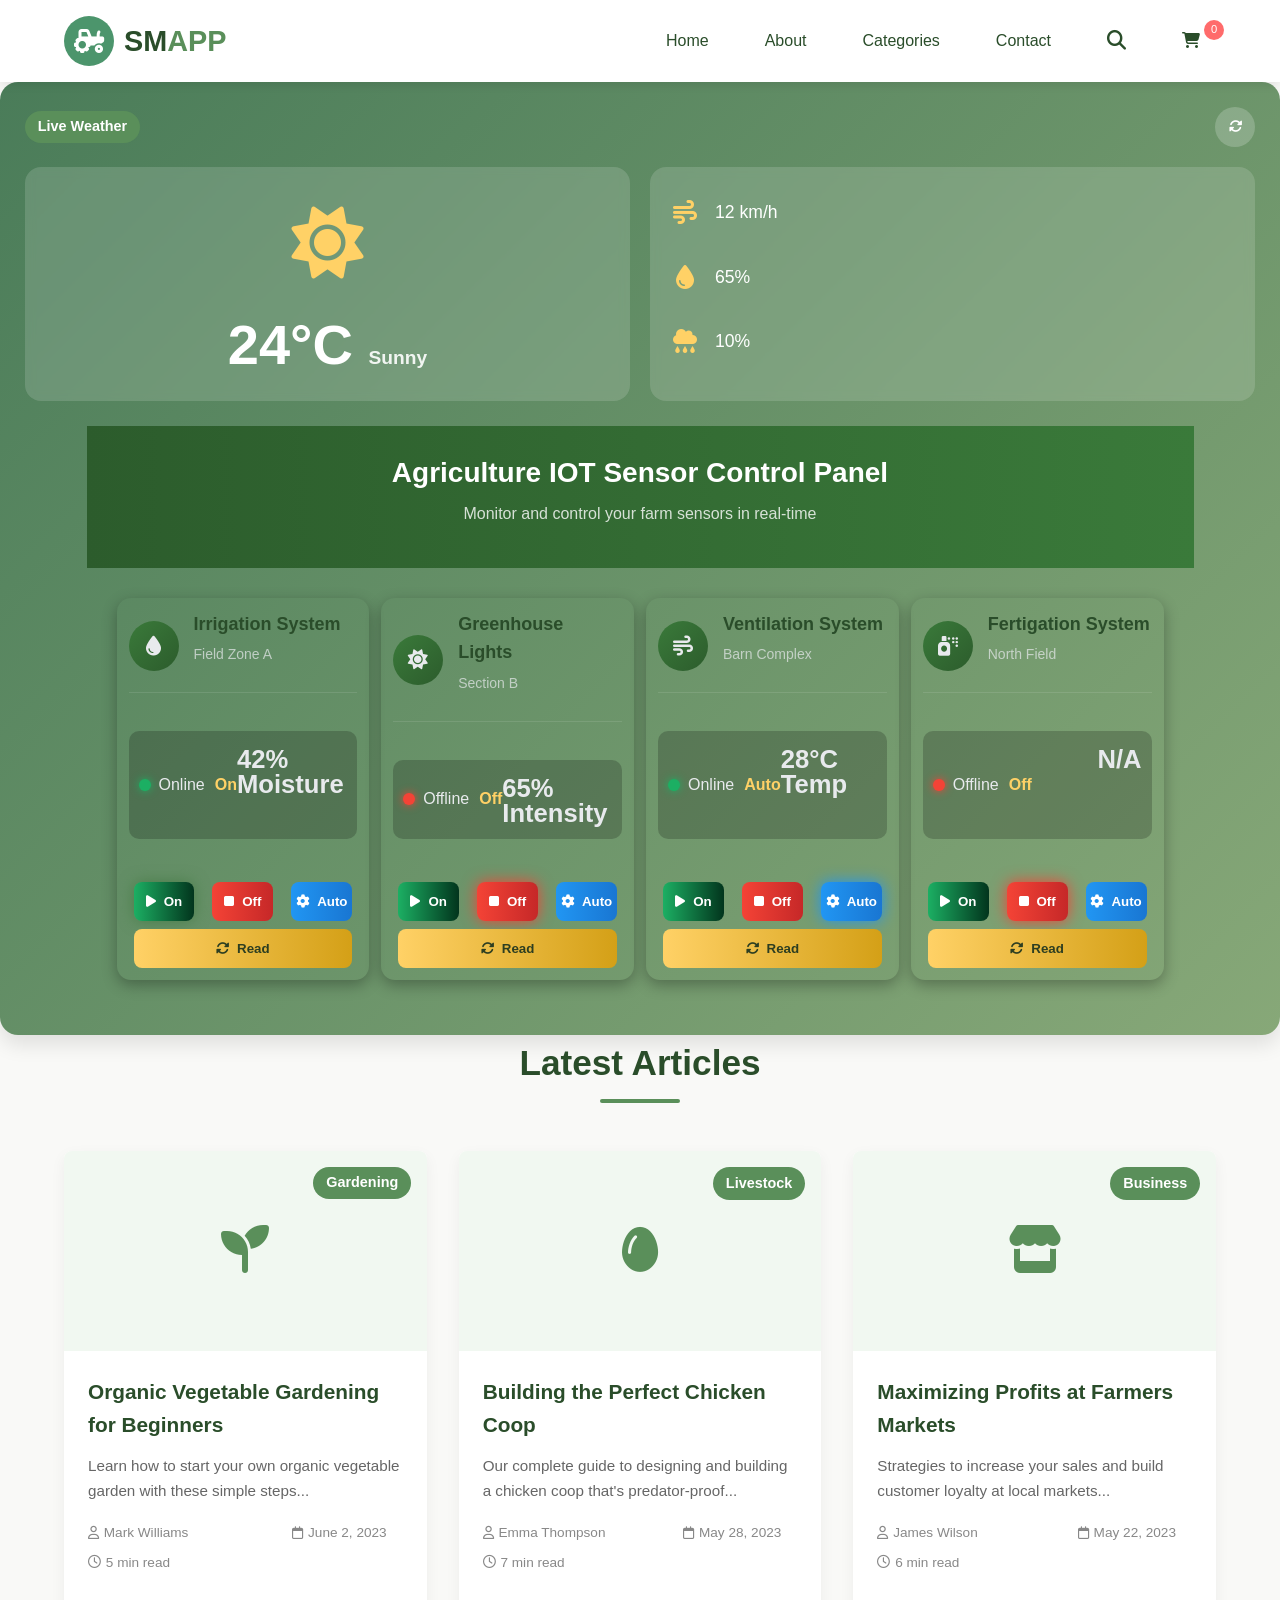
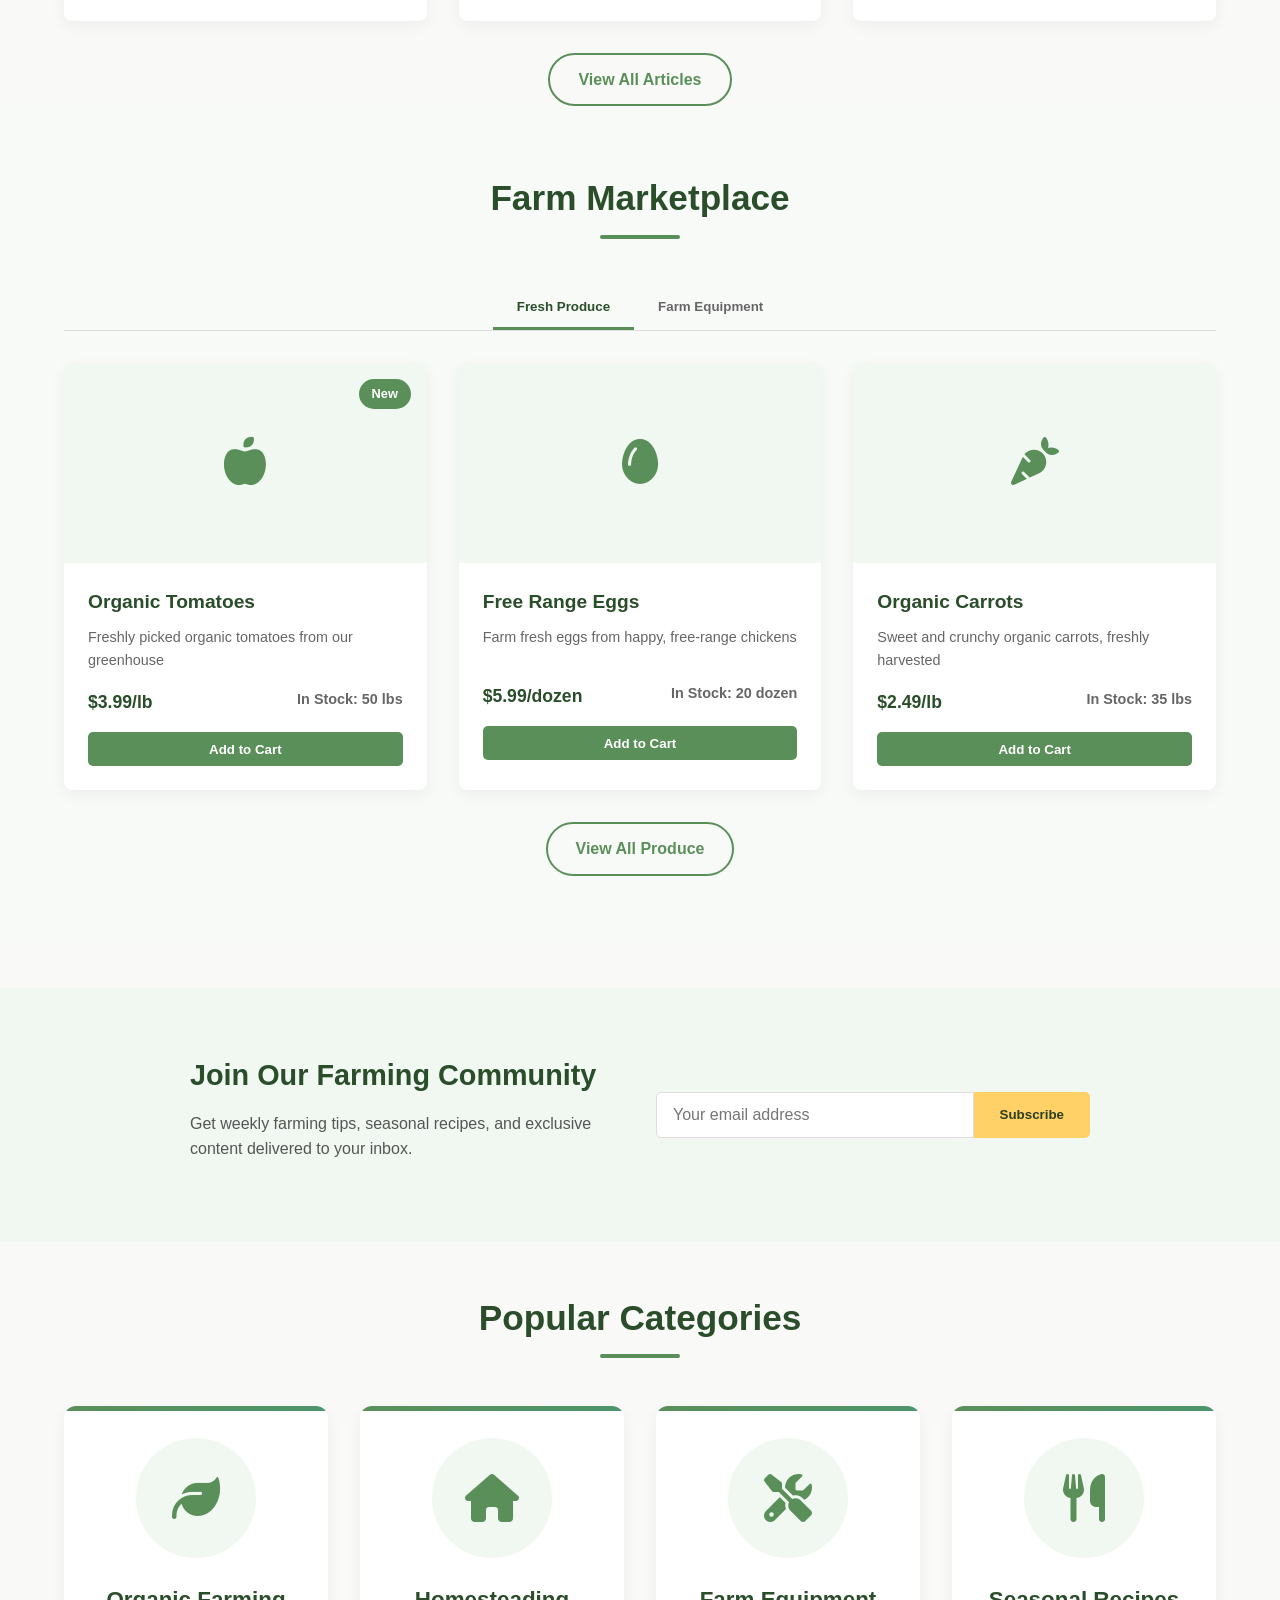
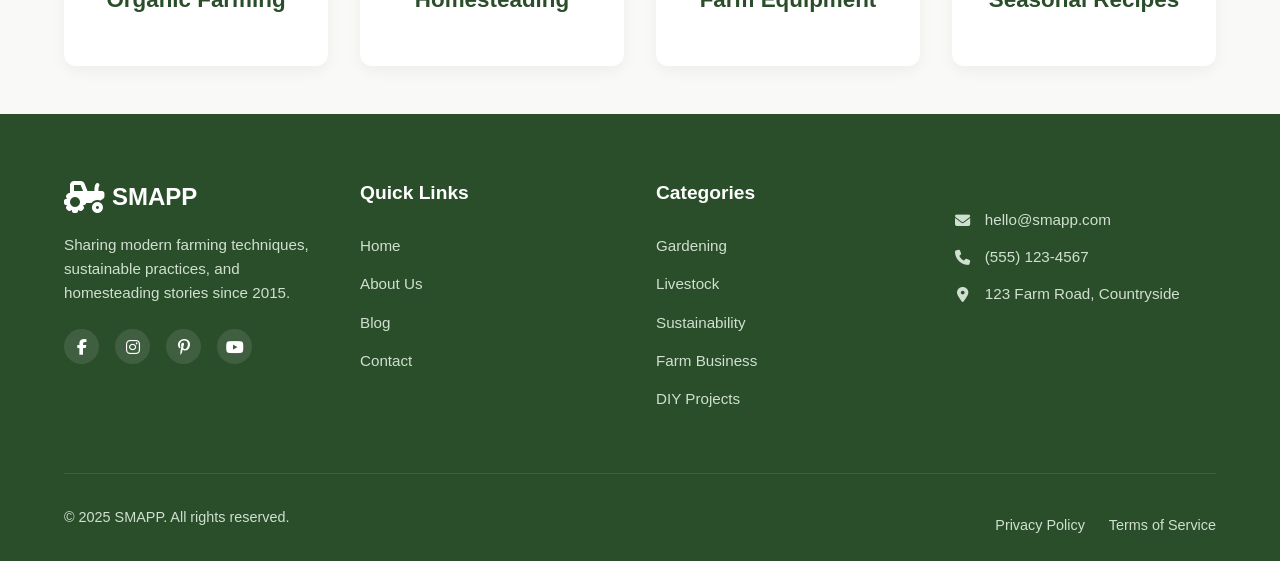
<file: index.html>
<!DOCTYPE html>
<html lang="en">
<head>
    <meta charset="UTF-8">
    <meta name="viewport" content="width=device-width, initial-scale=1.0">
    <title>SMAPP - Modern Farming Insights</title>
    <link rel="stylesheet" href="https://cdnjs.cloudflare.com/ajax/libs/font-awesome/6.4.0/css/all.min.css">
    <link rel="stylesheet" href="styles.css">
</head>
<body>
    <header>
        <div class="container header-container">
            <div class="logo-container">
                <a href="index.html" class="logo">
                    <div class="logo-img">
                        <i class="fas fa-tractor"></i>
                    </div>
                    <span class="logo-text">SM<span>APP</span></span>
                </a>
            </div>
            <button class="mobile-menu-btn" id="mobileMenuBtn">☰</button>
            <nav id="mainNav">
                <ul>
                    <li><a href="index.html">Home</a></li>
                    <li><a href="about.html">About</a></li>
                    <li><a href="categories.html">Categories</a></li>
                    <li><a href="contact.html">Contact</a></li>
                    <li><a href="#" class="search-btn" id="searchBtn"><i class="fas fa-search"></i></a></li>
                    <li class="cart-icon">
                        <a href="cart.html">
                            <i class="fas fa-shopping-cart"></i>
                            <span class="cart-count">0</span>
                        </a>
                    </li>
                </ul>
            </nav>
        </div>
        <div class="search-container" id="searchContainer">
            <input type="text" placeholder="Search articles..." id="searchInput">
            <button id="searchSubmit"><i class="fas fa-search"></i></button>
        </div>
    </header>

     <section class="featured-section">
            <div class="weather-widget">
                <div class="weather-header">
                    <span class="category-tag">Live Weather</span>
                    <button class="weather-refresh" id="weatherRefresh">
                        <i class="fas fa-sync-alt"></i>
                    </button>
                </div>
                
                <div class="weather-content">
                    <div class="weather-main">
                        <div class="weather-icon">
                            <i class="fas fa-sun" id="weatherIcon"></i>
                        </div>
                        <div class="weather-temp">
                            <span id="currentTemp">24°C</span>
                            <span class="weather-desc" id="weatherDesc">Sunny</span>
                        </div>
                    </div>
                    
                    <div class="weather-details">
                        <div class="weather-detail">
                            <i class="fas fa-wind"></i>
                            <span id="windSpeed">12 km/h</span>
                        </div>
                        <div class="weather-detail">
                            <i class="fas fa-tint"></i>
                            <span id="humidity">65%</span>
                        </div>
                        <div class="weather-detail">
                            <i class="fas fa-cloud-rain"></i>
                            <span id="precipitation">10%</span>
                        </div>
                    </div>
                </div>
                
            <div class="container">
        <div class="dashboard-header">
            <h1>Agriculture IOT Sensor Control Panel</h1>
            <p>Monitor and control your farm sensors in real-time</p>
        </div>
        
        <div class="sensor-grid">
    <div class="sensor-card" data-state="on" data-endpoint="/api/irrigation" data-sensor="soilMoisture" data-unit="%">
        <div class="sensor-header">
            <div class="sensor-icon">
                <i class="fas fa-tint"></i>
            </div>
            <div class="sensor-info">
                <h3>Irrigation System</h3>
                <p>Field Zone A</p>
            </div>
        </div>
        <div class="sensor-status">
            <div class="status-indicator">
                <div class="status-dot online"></div>
                <span>Online</span>
                <span class="state">On</span>
            </div>
            <div class="sensor-value">42% Moisture</div>
        </div>
        <div class="sensor-controls">
            <button class="control-btn btn-on active"><i class="fas fa-play"></i> On</button>
            <button class="control-btn btn-off"><i class="fas fa-stop"></i> Off</button>
            <button class="control-btn btn-auto"><i class="fas fa-cog"></i> Auto</button>
            <button class="control-btn sensor-read"><i class="fas fa-sync-alt"></i> Read</button>
        </div>
    </div>
    
    <div class="sensor-card" data-state="off" data-endpoint="/api/lights" data-sensor="light" data-unit=" lux">
        <div class="sensor-header">
            <div class="sensor-icon">
                <i class="fas fa-sun"></i>
            </div>
            <div class="sensor-info">
                <h3>Greenhouse Lights</h3>
                <p>Section B</p>
            </div>
        </div>
        <div class="sensor-status">
            <div class="status-indicator">
                <div class="status-dot offline"></div>
                <span>Offline</span>
                <span class="state">Off</span>
            </div>
            <div class="sensor-value">65% Intensity</div>
        </div>
        <div class="sensor-controls">
            <button class="control-btn btn-on"><i class="fas fa-play"></i> On</button>
            <button class="control-btn btn-off active"><i class="fas fa-stop"></i> Off</button>
            <button class="control-btn btn-auto"><i class="fas fa-cog"></i> Auto</button>
            <button class="control-btn sensor-read"><i class="fas fa-sync-alt"></i> Read</button>
        </div>
    </div>
    
    <div class="sensor-card" data-state="auto" data-endpoint="/api/ventilation" data-sensor="temperature" data-unit="°C">
        <div class="sensor-header">
            <div class="sensor-icon">
                <i class="fas fa-wind"></i>
            </div>
            <div class="sensor-info">
                <h3>Ventilation System</h3>
                <p>Barn Complex</p>
            </div>
        </div>
        <div class="sensor-status">
            <div class="status-indicator">
                <div class="status-dot online"></div>
                <span>Online</span>
                <span class="state">Auto</span>
            </div>
            <div class="sensor-value">28°C Temp</div>
        </div>
        <div class="sensor-controls">
            <button class="control-btn btn-on"><i class="fas fa-play"></i> On</button>
            <button class="control-btn btn-off"><i class="fas fa-stop"></i> Off</button>
            <button class="control-btn btn-auto active"><i class="fas fa-cog"></i> Auto</button>
            <button class="control-btn sensor-read"><i class="fas fa-sync-alt"></i> Read</button>
        </div>
    </div>
    
    <div class="sensor-card" data-state="off" data-endpoint="/api/fertigation" data-sensor="nutrient" data-unit="">
        <div class="sensor-header">
            <div class="sensor-icon">
                <i class="fas fa-spray-can"></i>
            </div>
            <div class="sensor-info">
                <h3>Fertigation System</h3>
                <p>North Field</p>
            </div>
        </div>
        <div class="sensor-status">
            <div class="status-indicator">
                <div class="status-dot offline"></div>
                <span>Offline</span>
                <span class="state">Off</span>
            </div>
            <div class="sensor-value">N/A</div>
        </div>
        <div class="sensor-controls">
            <button class="control-btn btn-on"><i class="fas fa-play"></i> On</button>
            <button class="control-btn btn-off active"><i class="fas fa-stop"></i> Off</button>
            <button class="control-btn btn-auto"><i class="fas fa-cog"></i> Auto</button>
            <button class="control-btn sensor-read"><i class="fas fa-sync-alt"></i> Read</button>
        </div>
    </div>
</div>
                
                <!-- <div class="weather-footer">
                    <p class="post-meta">Weather for <span id="location">Farm Location</span> | Updated: <span id="updateTime">Just now</span></p>
                    <a href="#articles" class="btn btn-primary">Read Article</a>
                </div> -->
            </div>
        </section>

    <section id="latest" class="latest-posts">
        <div class="container">
            <h2 class="section-title">Latest Articles</h2>
            <div class="posts-grid">
                <article class="post-card">
                    <div class="post-image">
                        <div class="image-placeholder">
                            <i class="fas fa-seedling"></i>
                        </div>
                        <span class="category-tag">Gardening</span>
                    </div>
                    <div class="post-content">
                        <h3><a href="organic-vegetable-gardening.html">Organic Vegetable Gardening for Beginners</a></h3>
                        <p class="post-excerpt">Learn how to start your own organic vegetable garden with these simple steps...</p>
                        <div class="post-meta">
                            <span><i class="far fa-user"></i> Mark Williams</span>
                            <span><i class="far fa-calendar"></i> June 2, 2023</span>
                            <span><i class="far fa-clock"></i> 5 min read</span>
                        </div>
                    </div>
                </article>

                <article class="post-card">
                    <div class="post-image">
                        <div class="image-placeholder">
                            <i class="fas fa-egg"></i>
                        </div>
                        <span class="category-tag">Livestock</span>
                    </div>
                    <div class="post-content">
                        <h3><a href="building-chicken-coop.html">Building the Perfect Chicken Coop</a></h3>
                        <p class="post-excerpt">Our complete guide to designing and building a chicken coop that's predator-proof...</p>
                        <div class="post-meta">
                            <span><i class="far fa-user"></i> Emma Thompson</span>
                            <span><i class="far fa-calendar"></i> May 28, 2023</span>
                            <span><i class="far fa-clock"></i> 7 min read</span>
                        </div>
                    </div>
                </article>

                <article class="post-card">
                    <div class="post-image">
                        <div class="image-placeholder">
                            <i class="fas fa-store"></i>
                        </div>
                        <span class="category-tag">Business</span>
                    </div>
                    <div class="post-content">
                        <h3><a href="maximizing-profits-farmers-markets (1).html">Maximizing Profits at Farmers Markets</a></h3>
                        <p class="post-excerpt">Strategies to increase your sales and build customer loyalty at local markets...</p>
                        <div class="post-meta">
                            <span><i class="far fa-user"></i> James Wilson</span>
                            <span><i class="far fa-calendar"></i> May 22, 2023</span>
                            <span><i class="far fa-clock"></i> 6 min read</span>
                        </div>
                    </div>
                </article>
            </div>
            <div class="view-all">
                <a href="Articles.html" class="btn btn-secondary">View All Articles</a>
            </div>
        </div>
    </section>

    <section class="farm-market">
        <div class="container">
            <h2 class="section-title">Farm Marketplace</h2>
            <div class="market-tabs">
                <button class="tab-btn active" data-tab="produce">Fresh Produce</button>
                <button class="tab-btn" data-tab="equipment">Farm Equipment</button>
            </div>
            
            <div class="market-content active" id="produce">
                <div class="products-grid">
                    <div class="product-card">
                        <div class="product-image">
                            <div class="image-placeholder">
                                <i class="fas fa-apple-alt"></i>
                            </div>
                            <span class="product-badge">New</span>
                        </div>
                        <div class="product-details">
                            <h3>Organic Tomatoes</h3>
                            <p class="product-description">Freshly picked organic tomatoes from our greenhouse</p>
                            <div class="product-meta">
                                <span class="product-price">$3.99/lb</span>
                                <span class="product-stock">In Stock: 50 lbs</span>
                            </div>
                            <button class="btn btn-cart">Add to Cart</button>
                        </div>
                    </div>
                    
                    <div class="product-card">
                        <div class="product-image">
                            <div class="image-placeholder">
                                <i class="fas fa-egg"></i>
                            </div>
                        </div>
                        <div class="product-details">
                            <h3>Free Range Eggs</h3>
                            <p class="product-description">Farm fresh eggs from happy, free-range chickens</p>
                            <div class="product-meta">
                                <span class="product-price">$5.99/dozen</span>
                                <span class="product-stock">In Stock: 20 dozen</span>
                            </div>
                            <button class="btn btn-cart">Add to Cart</button>
                        </div>
                    </div>
                    
                    <div class="product-card">
                        <div class="product-image">
                            <div class="image-placeholder">
                                <i class="fas fa-carrot"></i>
                            </div>
                        </div>
                        <div class="product-details">
                            <h3>Organic Carrots</h3>
                            <p class="product-description">Sweet and crunchy organic carrots, freshly harvested</p>
                            <div class="product-meta">
                                <span class="product-price">$2.49/lb</span>
                                <span class="product-stock">In Stock: 35 lbs</span>
                            </div>
                            <button class="btn btn-cart">Add to Cart</button>
                        </div>
                    </div>
                </div>
                <div class="view-all">
                    <a href="market.html" class="btn btn-secondary">View All Produce</a>
                </div>
            </div>
            
            <div class="market-content" id="equipment">
                <div class="products-grid">
                    <div class="product-card">
                        <div class="product-image">
                            <div class="image-placeholder">
                                <i class="fas fa-tractor"></i>
                            </div>
                            <span class="product-badge">Used</span>
                        </div>
                        <div class="product-details">
                            <h3>John Deere Tractor</h3>
                            <p class="product-description">2015 Model, 45HP, excellent condition</p>
                            <div class="product-meta">
                                <span class="product-price">$12,500</span>
                                <span class="product-stock">1 Available</span>
                            </div>
                            <button class="btn btn-cart">Add to Cart</button>
                        </div>
                    </div>
                    
                    <div class="product-card">
                        <div class="product-image">
                            <div class="image-placeholder">
                                <i class="fas fa-tint"></i>
                            </div>
                        </div>
                        <div class="product-details">
                            <h3>Drip Irrigation Kit</h3>
                            <p class="product-description">Complete 1/4 acre drip irrigation system</p>
                            <div class="product-meta">
                                <span class="product-price">$349.99</span>
                                <span class="product-stock">In Stock: 5</span>
                            </div>
                            <button class="btn btn-cart">Add to Cart</button>
                        </div>
                    </div>
                    
                    <div class="product-card">
                        <div class="product-image">
                            <div class="image-placeholder">
                                <i class="fas fa-tools"></i>
                            </div>
                        </div>
                        <div class="product-details">
                            <h3>Professional Tool Set</h3>
                            <p class="product-description">32-piece farming tool set with storage case</p>
                            <div class="product-meta">
                                <span class="product-price">$189.99</span>
                                <span class="product-stock">In Stock: 8</span>
                            </div>
                            <button class="btn btn-cart">Add to Cart</button>
                        </div>
                    </div>
                </div>
                <div class="view-all">
                    <a href="market.html" class="btn btn-secondary">View All Equipment</a>
                </div>
            </div>
        </div>
    </section>

    <section class="newsletter">
        <div class="container">
            <div class="newsletter-container">
                <div class="newsletter-content">
                    <h2>Join Our Farming Community</h2>
                    <p>Get weekly farming tips, seasonal recipes, and exclusive content delivered to your inbox.</p>
                </div>
                <form class="newsletter-form" id="newsletterForm">
                    <input type="email" placeholder="Your email address" required>
                    <button type="submit" class="btn btn-primary">Subscribe</button>
                </form>
            </div>
        </div>
    </section>

    <section class="popular-categories">
        <div class="container">
            <h2 class="section-title">Popular Categories</h2>
            <div class="categories-grid">
                <a href="#categories" class="category-card">
                    <div class="category-image">
                        <i class="fas fa-leaf"></i>
                    </div>
                    <h3>Organic Farming</h3>
                </a>
                <a href="#categories" class="category-card">
                    <div class="category-image">
                        <i class="fas fa-home"></i>
                    </div>
                    <h3>Homesteading</h3>
                </a>
                <a href="#categories" class="category-card">
                    <div class="category-image">
                        <i class="fas fa-tools"></i>
                    </div>
                    <h3>Farm Equipment</h3>
                </a>
                <a href="#categories" class="category-card">
                    <div class="category-image">
                        <i class="fas fa-utensils"></i>
                    </div>
                    <h3>Seasonal Recipes</h3>
                </a>
            </div>
        </div>
    </section>

    <footer>
        <div class="container">
            <div class="footer-content">
                <div class="footer-about">
                    <div class="footer-logo">
                        <i class="fas fa-tractor"></i>
                        <span>SMAPP</span>
                    </div>
                    <p>Sharing modern farming techniques, sustainable practices, and homesteading stories since 2015.</p>
                    <div class="social-links">
                        <a href="#"><i class="fab fa-facebook-f"></i></a>
                        <a href="#"><i class="fab fa-instagram"></i></a>
                        <a href="#"><i class="fab fa-pinterest-p"></i></a>
                        <a href="#"><i class="fab fa-youtube"></i></a>
                    </div>
                </div>
                <div class="footer-links">
                    <h3>Quick Links</h3>
                    <ul>
                        <li><a href="index.html">Home</a></li>
                        <li><a href="about.html">About Us</a></li>
                        <li><a href="#blog">Blog</a></li>
                        <li><a href="contact.html">Contact</a></li>
                    </ul>
                </div>
                <div class="footer-links">
                    <h3>Categories</h3>
                    <ul>
                        <li><a href="#">Gardening</a></li>
                        <li><a href="#">Livestock</a></li>
                        <li><a href="#">Sustainability</a></li>
                        <li><a href="#">Farm Business</a></li>
                        <li><a href="#">DIY Projects</a></li>
                    </ul>
                </div>
                <div class="footer-contact">
                    <h3>Contact Us</h3>
                    <p><i class="fas fa-envelope"></i> hello@smapp.com</p>
                    <p><i class="fas fa-phone"></i> (555) 123-4567</p>
                    <p><i class="fas fa-map-marker-alt"></i> 123 Farm Road, Countryside</p>
                </div>
            </div>
            <div class="footer-bottom">
                <p>&copy; 2025 SMAPP. All rights reserved.</p>
                <div class="footer-legal">
                    <a href="#">Privacy Policy</a>
                    <a href="#">Terms of Service</a>
                </div>
            </div>
        </div>
    </footer>

    <script src="script.js"></script>
    <script>
(function(){if(!window.chatbase||window.chatbase("getState")!=="initialized"){window.chatbase=(...arguments)=>{if(!window.chatbase.q){window.chatbase.q=[]}window.chatbase.q.push(arguments)};window.chatbase=new Proxy(window.chatbase,{get(target,prop){if(prop==="q"){return target.q}return(...args)=>target(prop,...args)}})}const onLoad=function(){const script=document.createElement("script");script.src="https://www.chatbase.co/embed.min.js";script.id="EK2ZR9FNbTwQjZ9c8VJAH";script.domain="www.chatbase.co";document.body.appendChild(script)};if(document.readyState==="complete"){onLoad()}else{window.addEventListener("load",onLoad)}})();
</script>
</body>
</html>
</file>
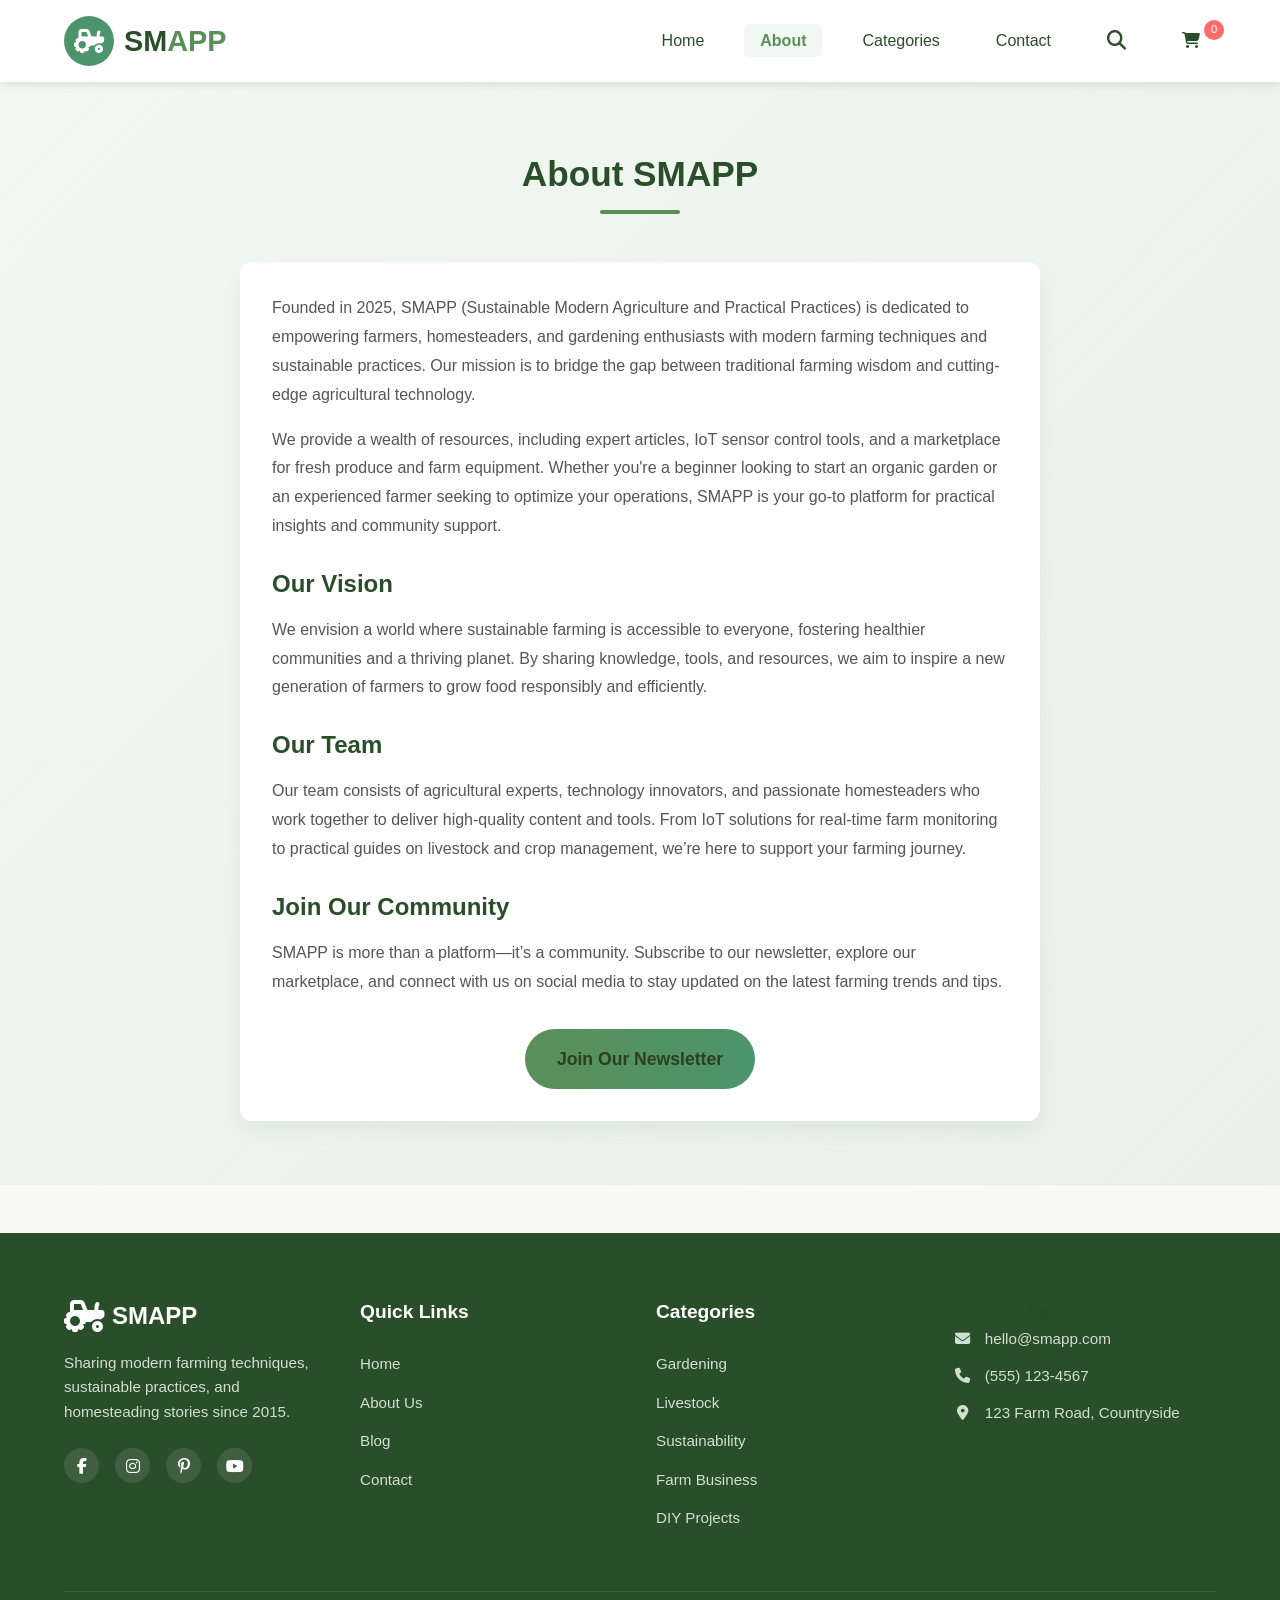
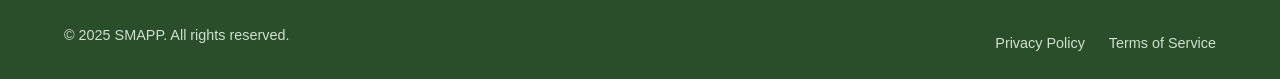
<file: about.html>
<!DOCTYPE html>
<html lang="en">
<head>
    <meta charset="UTF-8">
    <meta name="viewport" content="width=device-width, initial-scale=1.0">
    <title>About SMAPP - Modern Farming Insights</title>
    <link rel="stylesheet" href="https://cdnjs.cloudflare.com/ajax/libs/font-awesome/6.4.0/css/all.min.css">
    <link rel="stylesheet" href="styles.css">
</head>
<body>
    <header>
        <div class="container header-container">
            <div class="logo-container">
                <a href="index.html" class="logo">
                    <div class="logo-img">
                        <i class="fas fa-tractor"></i>
                    </div>
                    <span class="logo-text">SM<span>APP</span></span>
                </a>
            </div>
            <button class="mobile-menu-btn" id="mobileMenuBtn">☰</button>
            <nav id="mainNav">
                <ul>
                    <li><a href="index.html">Home</a></li>
                    <li><a href="about.html" class="active">About</a></li>
                    <li><a href="categories.html">Categories</a></li>
                    <li><a href="contact.html">Contact</a></li>
                    <li><a href="#" class="search-btn" id="searchBtn"><i class="fas fa-search"></i></a></li>
                    <li class="cart-icon">
                        <a href="cart.html">
                            <i class="fas fa-shopping-cart"></i>
                            <span class="cart-count">0</span>
                        </a>
                    </li>
                </ul>
            </nav>
        </div>
        <div class="search-container" id="searchContainer">
            <input type="text" placeholder="Search articles..." id="searchInput">
            <button id="searchSubmit"><i class="fas fa-search"></i></button>
        </div>
    </header>

    <section id="about" class="about-section">
        <div class="container">
            <h2 class="section-title">About SMAPP</h2>
            <div class="about-content">
                <p>Founded in 2025, SMAPP (Sustainable Modern Agriculture and Practical Practices) is dedicated to empowering farmers, homesteaders, and gardening enthusiasts with modern farming techniques and sustainable practices. Our mission is to bridge the gap between traditional farming wisdom and cutting-edge agricultural technology.</p>
                <p>We provide a wealth of resources, including expert articles, IoT sensor control tools, and a marketplace for fresh produce and farm equipment. Whether you're a beginner looking to start an organic garden or an experienced farmer seeking to optimize your operations, SMAPP is your go-to platform for practical insights and community support.</p>
                <h3>Our Vision</h3>
                <p>We envision a world where sustainable farming is accessible to everyone, fostering healthier communities and a thriving planet. By sharing knowledge, tools, and resources, we aim to inspire a new generation of farmers to grow food responsibly and efficiently.</p>
                <h3>Our Team</h3>
                <p>Our team consists of agricultural experts, technology innovators, and passionate homesteaders who work together to deliver high-quality content and tools. From IoT solutions for real-time farm monitoring to practical guides on livestock and crop management, we’re here to support your farming journey.</p>
                <h3>Join Our Community</h3>
                <p>SMAPP is more than a platform—it’s a community. Subscribe to our newsletter, explore our marketplace, and connect with us on social media to stay updated on the latest farming trends and tips.</p>
                <div class="cta-button">
                    <a href="newsletter.html" class="btn btn-primary">Join Our Newsletter</a>
                </div>
            </div>
        </div>
    </section>

    <footer>
        <div class="container">
            <div class="footer-content">
                <div class="footer-about">
                    <div class="footer-logo">
                        <i class="fas fa-tractor"></i>
                        <span>SMAPP</span>
                    </div>
                    <p>Sharing modern farming techniques, sustainable practices, and homesteading stories since 2015.</p>
                    <div class="social-links">
                        <a href="#"><i class="fab fa-facebook-f"></i></a>
                        <a href="#"><i class="fab fa-instagram"></i></a>
                        <a href="#"><i class="fab fa-pinterest-p"></i></a>
                        <a href="#"><i class="fab fa-youtube"></i></a>
                    </div>
                </div>
                <div class="footer-links">
                    <h3>Quick Links</h3>
                    <ul>
                        <li><a href="index.html">Home</a></li>
                        <li><a href="about.html">About Us</a></li>
                        <li><a href="Articles.html">Blog</a></li>
                        <li><a href="contact.html">Contact</a></li>
                    </ul>
                </div>
                <div class="footer-links">
                    <h3>Categories</h3>
                    <ul>
                        <li><a href="categories.html#gardening">Gardening</a></li>
                        <li><a href="categories.html#livestock">Livestock</a></li>
                        <li><a href="categories.html#sustainability">Sustainability</a></li>
                        <li><a href="categories.html#farm-business">Farm Business</a></li>
                        <li><a href="categories.html#diy-projects">DIY Projects</a></li>
                    </ul>
                </div>
                <div class="footer-contact">
                    <h3>Contact Us</h3>
                    <p><i class="fas fa-envelope"></i> hello@smapp.com</p>
                    <p><i class="fas fa-phone"></i> (555) 123-4567</p>
                    <p><i class="fas fa-map-marker-alt"></i> 123 Farm Road, Countryside</p>
                </div>
            </div>
            <div class="footer-bottom">
                <p>&copy; 2025 SMAPP. All rights reserved.</p>
                <div class="footer-legal">
                    <a href="#">Privacy Policy</a>
                    <a href="#">Terms of Service</a>
                </div>
            </div>
        </div>
    </footer>
        
        <script type="text/javascript">
        var gk_isXlsx = false;
        var gk_xlsxFileLookup = {};
        var gk_fileData = {};
        function filledCell(cell) {
          return cell !== '' && cell != null;
        }
        function loadFileData(filename) {
        if (gk_isXlsx && gk_xlsxFileLookup[filename]) {
            try {
                var workbook = XLSX.read(gk_fileData[filename], { type: 'base64' });
                var firstSheetName = workbook.SheetNames[0];
                var worksheet = workbook.Sheets[firstSheetName];

                // Convert sheet to JSON to filter blank rows
                var jsonData = XLSX.utils.sheet_to_json(worksheet, { header: 1, blankrows: false, defval: '' });
                // Filter out blank rows (rows where all cells are empty, null, or undefined)
                var filteredData = jsonData.filter(row => row.some(filledCell));

                // Heuristic to find the header row by ignoring rows with fewer filled cells than the next row
                var headerRowIndex = filteredData.findIndex((row, index) =>
                  row.filter(filledCell).length >= filteredData[index + 1]?.filter(filledCell).length
                );
                // Fallback
                if (headerRowIndex === -1 || headerRowIndex > 25) {
                  headerRowIndex = 0;
                }

                // Convert filtered JSON back to CSV
                var csv = XLSX.utils.aoa_to_sheet(filteredData.slice(headerRowIndex)); // Create a new sheet from filtered array of arrays
                csv = XLSX.utils.sheet_to_csv(csv, { header: 1 });
                return csv;
            } catch (e) {
                console.error(e);
                return "";
            }
        }
        return gk_fileData[filename] || "";
        }
        </script>
    <script src="script.js"></script>
    <script>
(function(){if(!window.chatbase||window.chatbase("getState")!=="initialized"){window.chatbase=(...arguments)=>{if(!window.chatbase.q){window.chatbase.q=[]}window.chatbase.q.push(arguments)};window.chatbase=new Proxy(window.chatbase,{get(target,prop){if(prop==="q"){return target.q}return(...args)=>target(prop,...args)}})}const onLoad=function(){const script=document.createElement("script");script.src="https://www.chatbase.co/embed.min.js";script.id="EK2ZR9FNbTwQjZ9c8VJAH";script.domain="www.chatbase.co";document.body.appendChild(script)};if(document.readyState==="complete"){onLoad()}else{window.addEventListener("load",onLoad)}})();
</script>
</body>
</html>
</file>
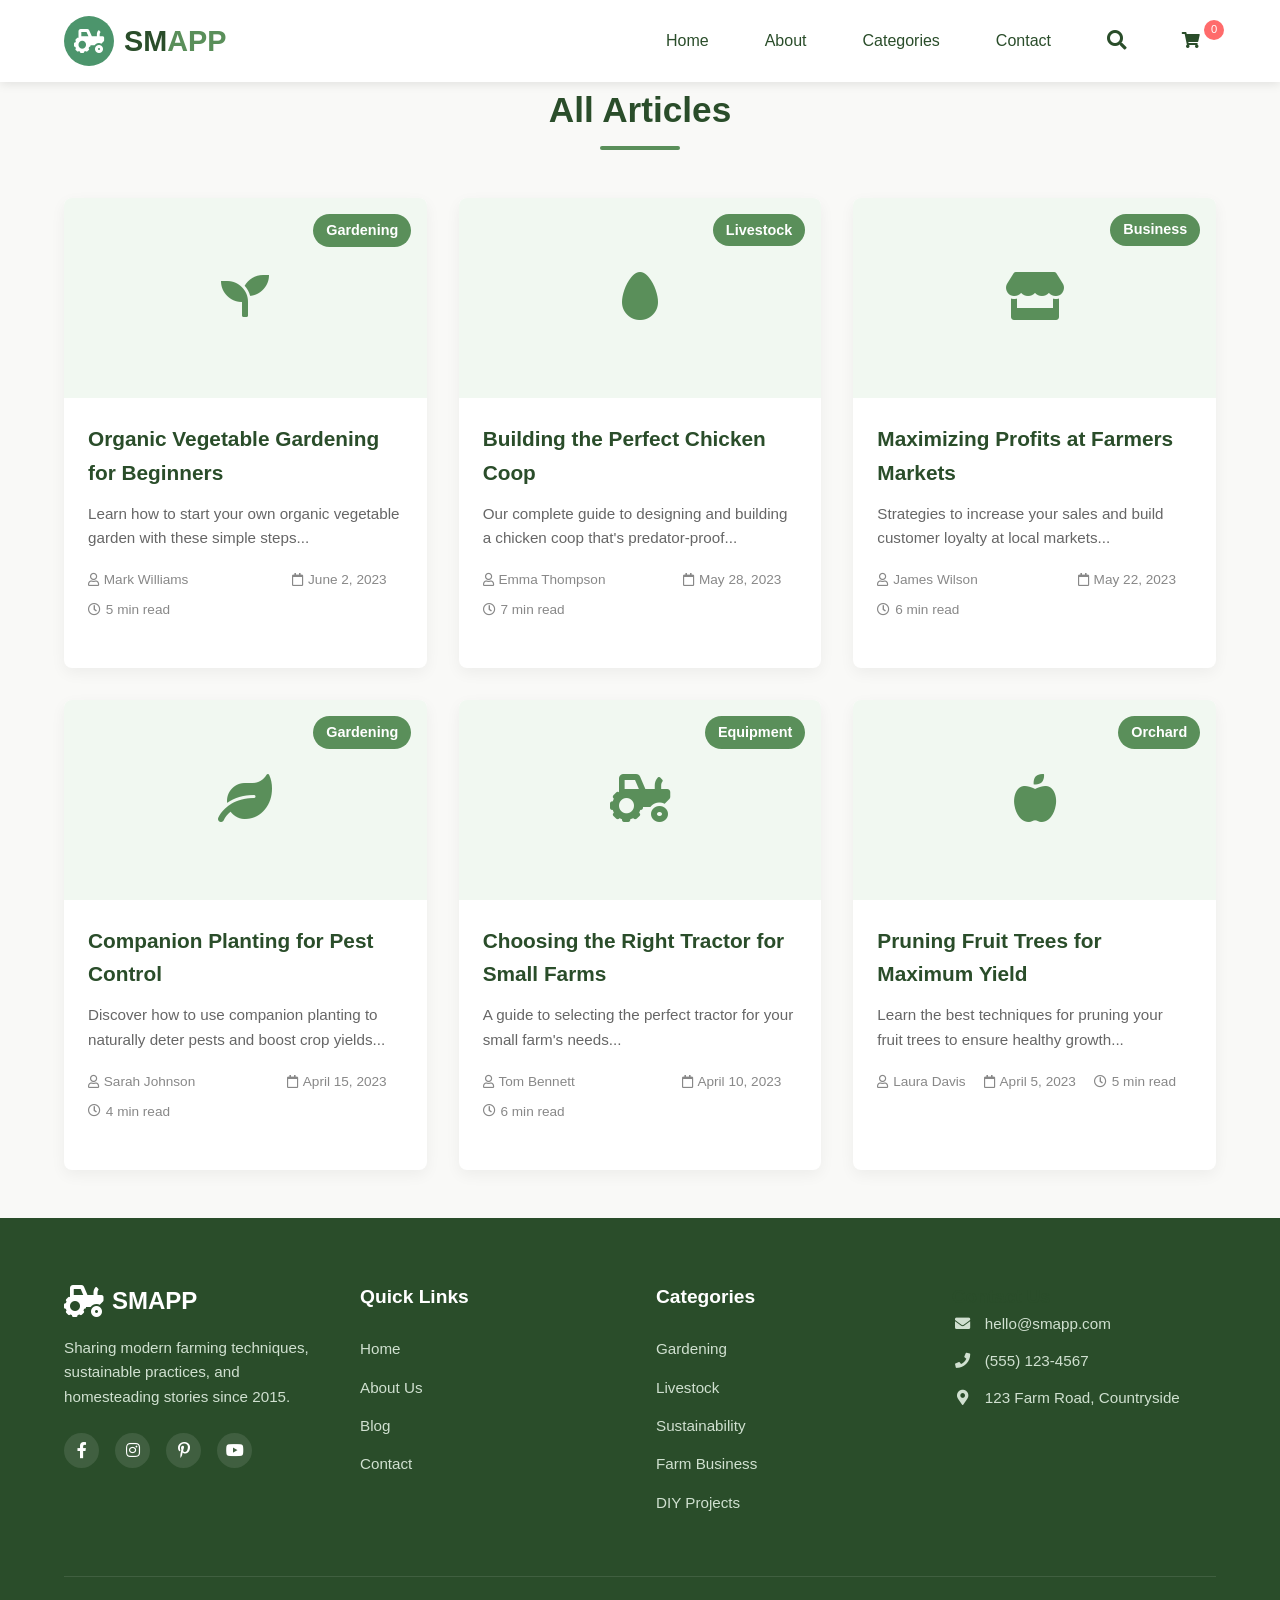
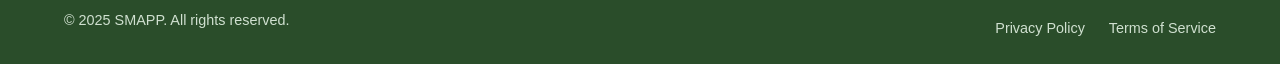
<file: Articles.html>
<!DOCTYPE html>
<html lang="en">
<head>
    <meta charset="UTF-8">
    <meta name="viewport" content="width=device-width, initial-scale=1.0">
    <title>All Articles</title>
    <link rel="stylesheet" href="https://cdnjs.cloudflare.com/ajax/libs/font-awesome/5.15.4/css/all.min.css">
    <link rel="stylesheet" href="styles.css">
</head>
<body>
    <header>
        <div class="container header-container">
            <div class="logo-container">
                <a href="index.html" class="logo">
                    <div class="logo-img">
                        <i class="fas fa-tractor"></i>
                    </div>
                    <span class="logo-text">SM<span>APP</span></span>
                </a>
            </div>
            <button class="mobile-menu-btn" id="mobileMenuBtn">☰</button>
            <nav id="mainNav">
                <ul>
                    <li><a href="index.html">Home</a></li>
                    <li><a href="about.html">About</a></li>
                    <li><a href="categories.html">Categories</a></li>
                    <li><a href="contact.html">Contact</a></li>
                    <li><a href="#" class="search-btn" id="searchBtn"><i class="fas fa-search"></i></a></li>
                    <li class="cart-icon">
                        <a href="cart.html">
                            <i class="fas fa-shopping-cart"></i>
                            <span class="cart-count">0</span>
                        </a>
                    </li>
                </ul>
            </nav>
        </div>
        <div class="search-container" id="searchContainer">
            <input type="text" placeholder="Search articles..." id="searchInput">
            <button id="searchSubmit"><i class="fas fa-search"></i></button>
        </div>
    </header>
    <section id="articles" class="all-articles">
        <div class="container">
            <h2 class="section-title">All Articles</h2>
            <div class="posts-grid">
                <article class="post-card">
                    <div class="post-image">
                        <div class="image-placeholder">
                            <i class="fas fa-seedling"></i>
                        </div>
                        <span class="category-tag">Gardening</span>
                    </div>
                    <div class="post-content">
                        <h3><a href="organic-vegetable-gardening.html">Organic Vegetable Gardening for Beginners</a></h3>
                        <p class="post-excerpt">Learn how to start your own organic vegetable garden with these simple steps...</p>
                        <div class="post-meta">
                            <span><i class="far fa-user"></i> Mark Williams</span>
                            <span><i class="far fa-calendar"></i> June 2, 2023</span>
                            <span><i class="far fa-clock"></i> 5 min read</span>
                        </div>
                    </div>
                </article>

                <article class="post-card">
                    <div class="post-image">
                        <div class="image-placeholder">
                            <i class="fas fa-egg"></i>
                        </div>
                        <span class="category-tag">Livestock</span>
                    </div>
                    <div class="post-content">
                        <h3><a href="building-chicken-coop.html">Building the Perfect Chicken Coop</a></h3>
                        <p class="post-excerpt">Our complete guide to designing and building a chicken coop that's predator-proof...</p>
                        <div class="post-meta">
                            <span><i class="far fa-user"></i> Emma Thompson</span>
                            <span><i class="far fa-calendar"></i> May 28, 2023</span>
                            <span><i class="far fa-clock"></i> 7 min read</span>
                        </div>
                    </div>
                </article>

                <article class="post-card">
                    <div class="post-image">
                        <div class="image-placeholder">
                            <i class="fas fa-store"></i>
                        </div>
                        <span class="category-tag">Business</span>
                    </div>
                    <div class="post-content">
                        <h3><a href="maximizing-profits-farmers-markets (1).html">Maximizing Profits at Farmers Markets</a></h3>
                        <p class="post-excerpt">Strategies to increase your sales and build customer loyalty at local markets...</p>
                        <div class="post-meta">
                            <span><i class="far fa-user"></i> James Wilson</span>
                            <span><i class="far fa-calendar"></i> May 22, 2023</span>
                            <span><i class="far fa-clock"></i> 6 min read</span>
                        </div>
                    </div>
                </article>

                <article class="post-card">
                    <div class="post-image">
                        <div class="image-placeholder">
                            <i class="fas fa-leaf"></i>
                        </div>
                        <span class="category-tag">Gardening</span>
                    </div>
                    <div class="post-content">
                        <h3><a href="#">Companion Planting for Pest Control</a></h3>
                        <p class="post-excerpt">Discover how to use companion planting to naturally deter pests and boost crop yields...</p>
                        <div class="post-meta">
                            <span><i class="far fa-user"></i> Sarah Johnson</span>
                            <span><i class="far fa-calendar"></i> April 15, 2023</span>
                            <span><i class="far fa-clock"></i> 4 min read</span>
                        </div>
                    </div>
                </article>

                <article class="post-card">
                    <div class="post-image">
                        <div class="image-placeholder">
                            <i class="fas fa-tractor"></i>
                        </div>
                        <span class="category-tag">Equipment</span>
                    </div>
                    <div class="post-content">
                        <h3><a href="#">Choosing the Right Tractor for Small Farms</a></h3>
                        <p class="post-excerpt">A guide to selecting the perfect tractor for your small farm's needs...</p>
                        <div class="post-meta">
                            <span><i class="far fa-user"></i> Tom Bennett</span>
                            <span><i class="far fa-calendar"></i> April 10, 2023</span>
                            <span><i class="far fa-clock"></i> 6 min read</span>
                        </div>
                    </div>
                </article>

                <article class="post-card">
                    <div class="post-image">
                        <div class="image-placeholder">
                            <i class="fas fa-apple-alt"></i>
                        </div>
                        <span class="category-tag">Orchard</span>
                    </div>
                    <div class="post-content">
                        <h3><a href="#">Pruning Fruit Trees for Maximum Yield</a></h3>
                        <p class="post-excerpt">Learn the best techniques for pruning your fruit trees to ensure healthy growth...</p>
                        <div class="post-meta">
                            <span><i class="far fa-user"></i> Laura Davis</span>
                            <span><i class="far fa-calendar"></i> April 5, 2023</span>
                            <span><i class="far fa-clock"></i> 5 min read</span>
                        </div>
                    </div>
                </article>
            </div>
        </div>
    </section>
        <footer>
        <div class="container">
            <div class="footer-content">
                <div class="footer-about">
                    <div class="footer-logo">
                        <i class="fas fa-tractor"></i>
                        <span>SMAPP</span>
                    </div>
                    <p>Sharing modern farming techniques, sustainable practices, and homesteading stories since 2015.</p>
                    <div class="social-links">
                        <a href="#"><i class="fab fa-facebook-f"></i></a>
                        <a href="#"><i class="fab fa-instagram"></i></a>
                        <a href="#"><i class="fab fa-pinterest-p"></i></a>
                        <a href="#"><i class="fab fa-youtube"></i></a>
                    </div>
                </div>
                <div class="footer-links">
                    <h3>Quick Links</h3>
                    <ul>
                        <li><a href="index.html">Home</a></li>
                        <li><a href="#about">About Us</a></li>
                        <li><a href="#blog">Blog</a></li>
                        <li><a href="#contact">Contact</a></li>
                    </ul>
                </div>
                <div class="footer-links">
                    <h3>Categories</h3>
                    <ul>
                        <li><a href="#">Gardening</a></li>
                        <li><a href="#">Livestock</a></li>
                        <li><a href="#">Sustainability</a></li>
                        <li><a href="#">Farm Business</a></li>
                        <li><a href="#">DIY Projects</a></li>
                    </ul>
                </div>
                <div class="footer-contact">
                    <h3>Contact Us</h3>
                    <p><i class="fas fa-envelope"></i> hello@smapp.com</p>
                    <p><i class="fas fa-phone"></i> (555) 123-4567</p>
                    <p><i class="fas fa-map-marker-alt"></i> 123 Farm Road, Countryside</p>
                </div>
            </div>
            <div class="footer-bottom">
                <p>&copy; 2025 SMAPP. All rights reserved.</p>
                <div class="footer-legal">
                    <a href="#">Privacy Policy</a>
                    <a href="#">Terms of Service</a>
                </div>
            </div>
        </div>
    </footer>
    
    <script type="text/javascript">
        var gk_isXlsx = false;
        var gk_xlsxFileLookup = {};
        var gk_fileData = {};
        function filledCell(cell) {
          return cell !== '' && cell != null;
        }
        function loadFileData(filename) {
        if (gk_isXlsx && gk_xlsxFileLookup[filename]) {
            try {
                var workbook = XLSX.read(gk_fileData[filename], { type: 'base64' });
                var firstSheetName = workbook.SheetNames[0];
                var worksheet = workbook.Sheets[firstSheetName];

                // Convert sheet to JSON to filter blank rows
                var jsonData = XLSX.utils.sheet_to_json(worksheet, { header: 1, blankrows: false, defval: '' });
                // Filter out blank rows (rows where all cells are empty, null, or undefined)
                var filteredData = jsonData.filter(row => row.some(filledCell));

                // Heuristic to find the header row by ignoring rows with fewer filled cells than the next row
                var headerRowIndex = filteredData.findIndex((row, index) =>
                  row.filter(filledCell).length >= filteredData[index + 1]?.filter(filledCell).length
                );
                // Fallback
                if (headerRowIndex === -1 || headerRowIndex > 25) {
                  headerRowIndex = 0;
                }

                // Convert filtered JSON back to CSV
                var csv = XLSX.utils.aoa_to_sheet(filteredData.slice(headerRowIndex)); // Create a new sheet from filtered array of arrays
                csv = XLSX.utils.sheet_to_csv(csv, { header: 1 });
                return csv;
            } catch (e) {
                console.error(e);
                return "";
            }
        }
        return gk_fileData[filename] || "";
        }
        </script>
    <script src="script.js"></script>
    <script>
(function(){if(!window.chatbase||window.chatbase("getState")!=="initialized"){window.chatbase=(...arguments)=>{if(!window.chatbase.q){window.chatbase.q=[]}window.chatbase.q.push(arguments)};window.chatbase=new Proxy(window.chatbase,{get(target,prop){if(prop==="q"){return target.q}return(...args)=>target(prop,...args)}})}const onLoad=function(){const script=document.createElement("script");script.src="https://www.chatbase.co/embed.min.js";script.id="EK2ZR9FNbTwQjZ9c8VJAH";script.domain="www.chatbase.co";document.body.appendChild(script)};if(document.readyState==="complete"){onLoad()}else{window.addEventListener("load",onLoad)}})();
</script>
</body>
</html>
</file>
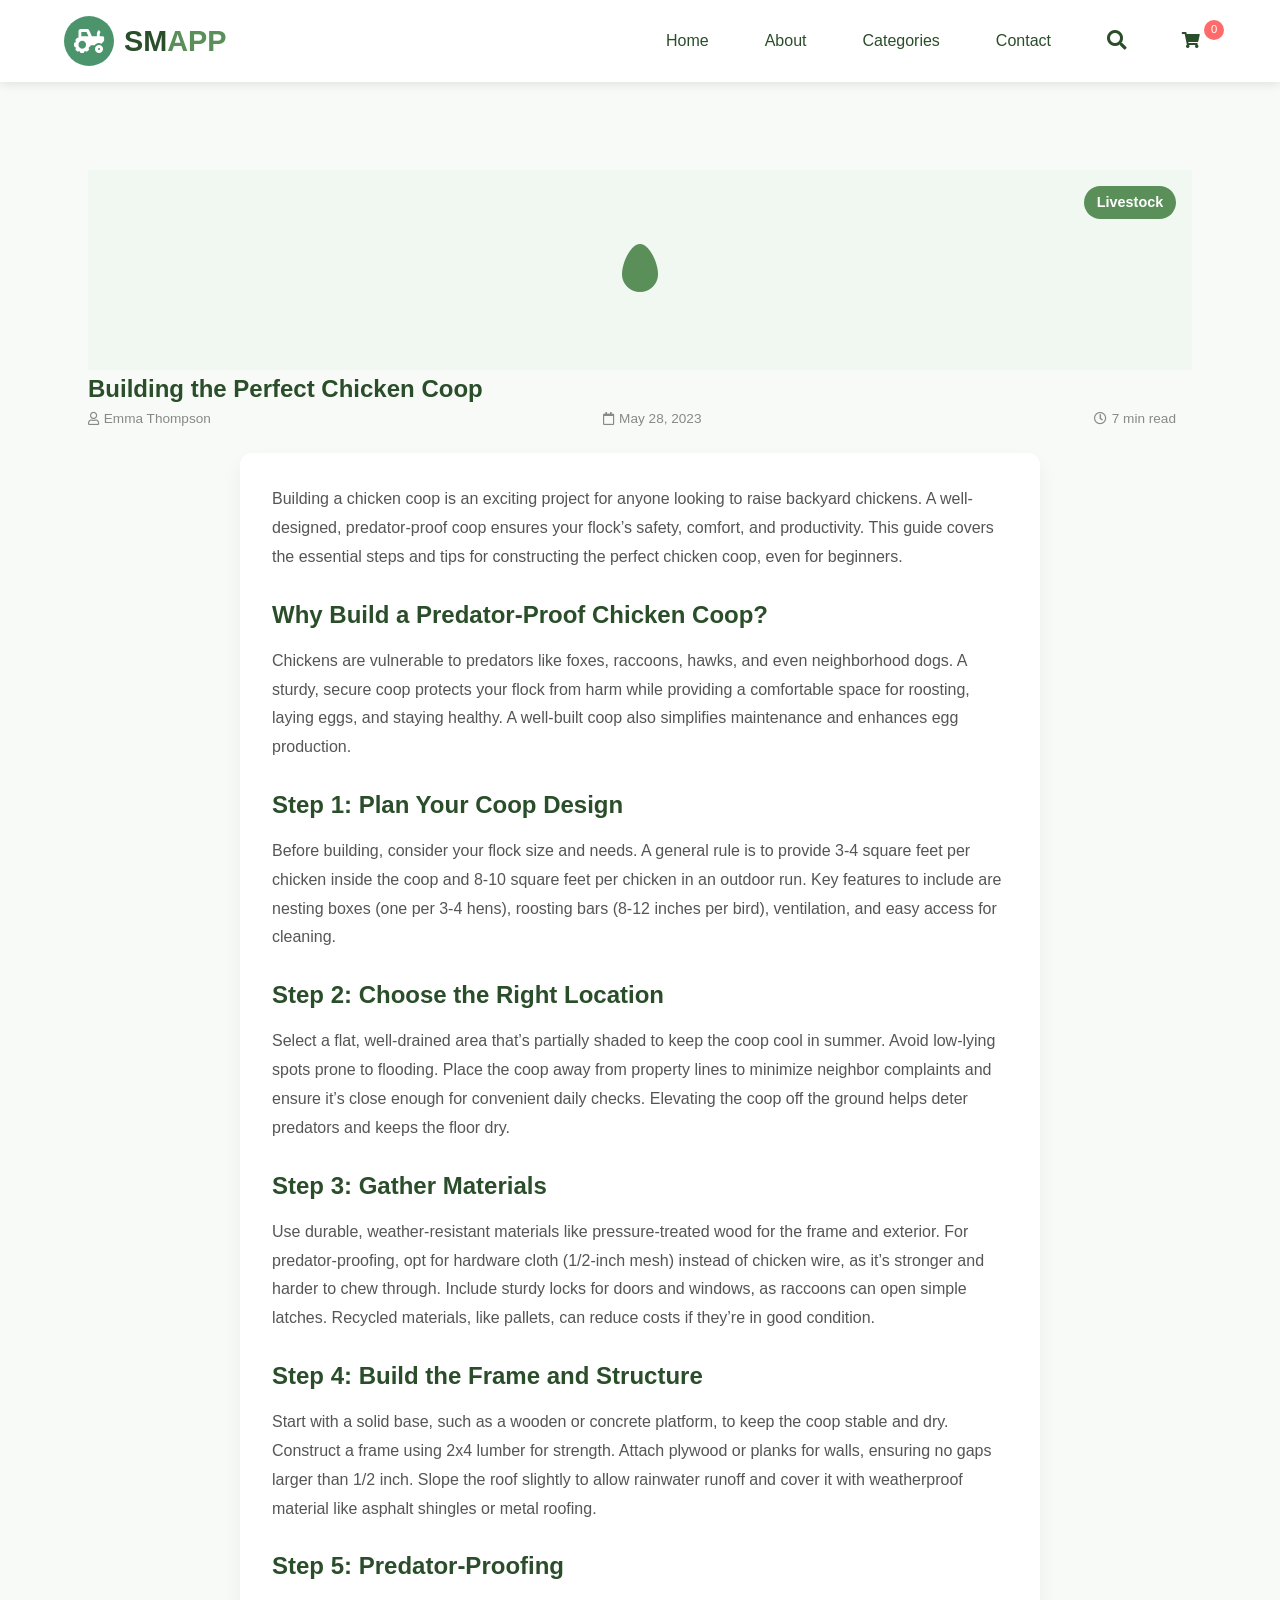
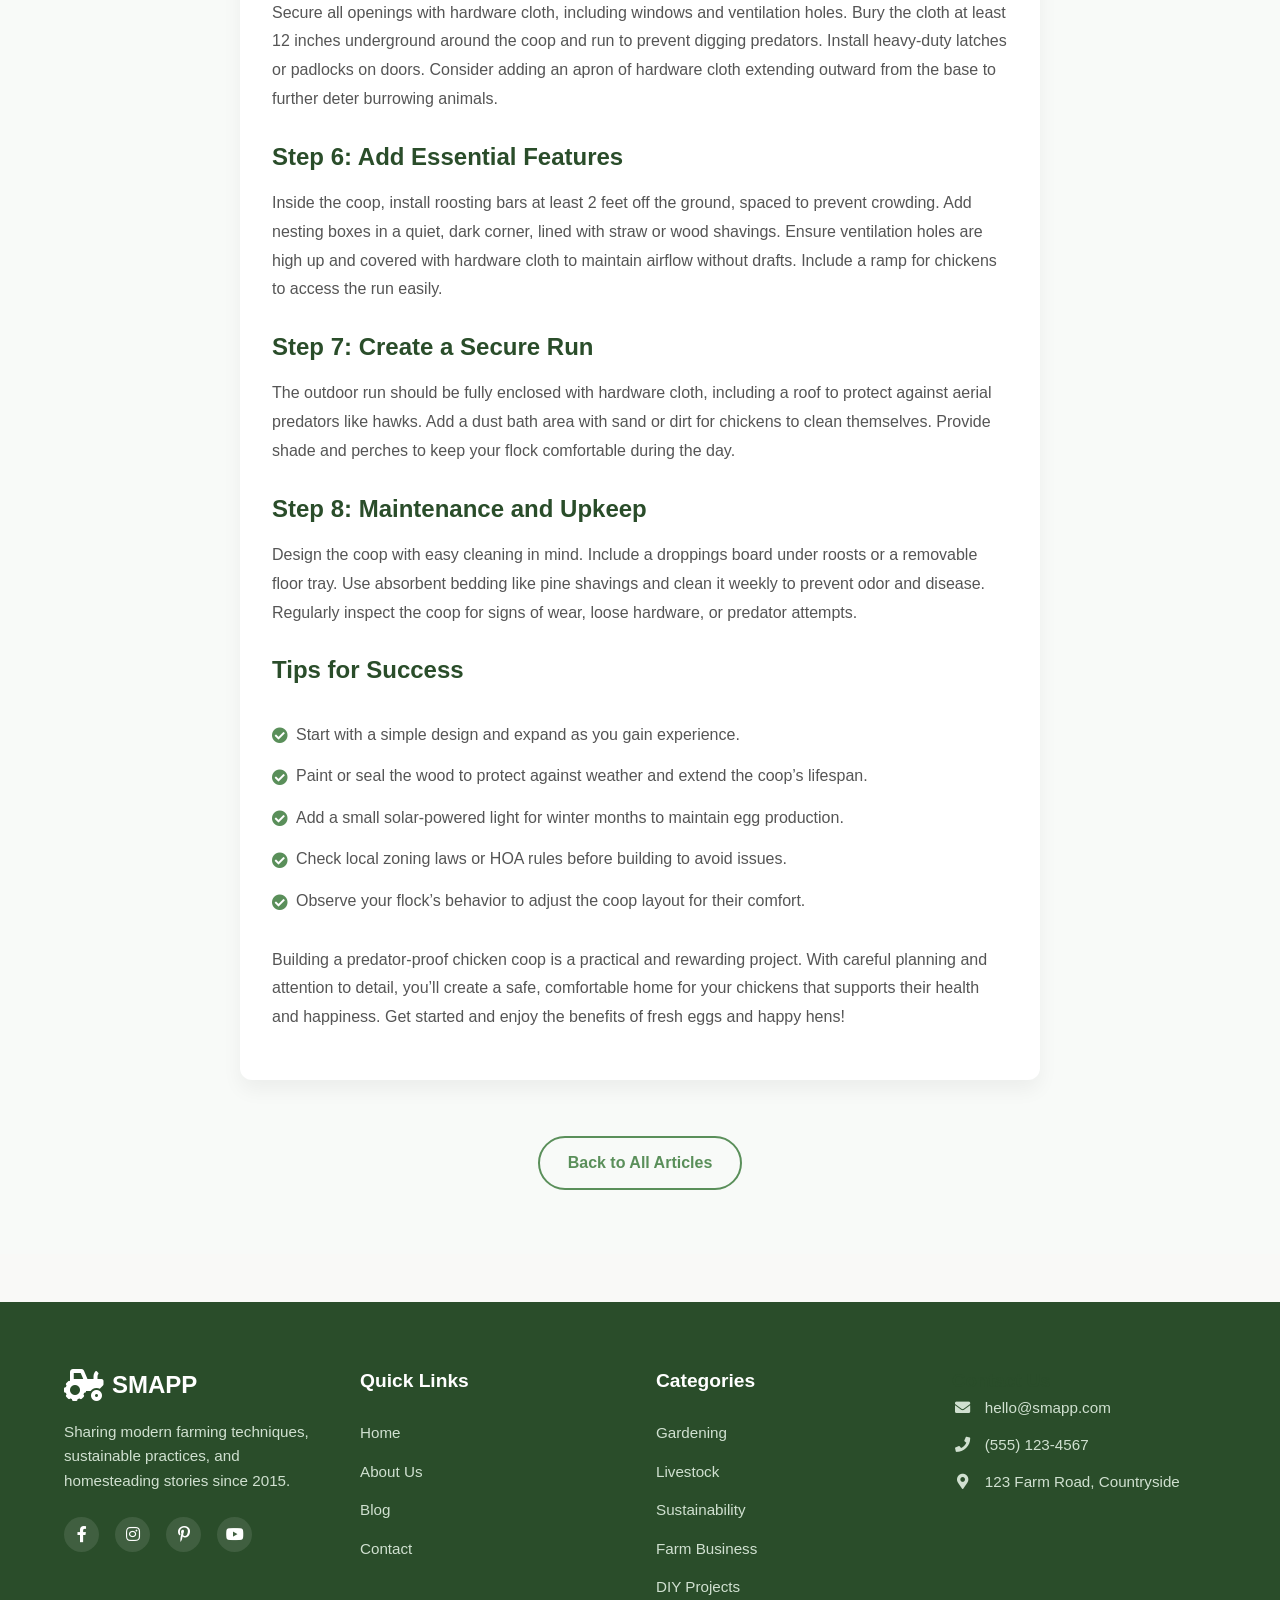
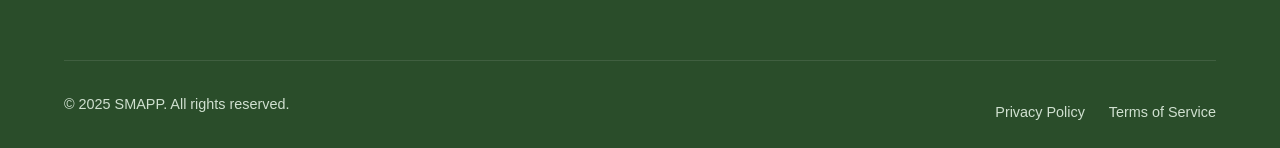
<file: building-chicken-coop.html>
<!DOCTYPE html>
<html lang="en">
<head>
    <meta charset="UTF-8">
    <meta name="viewport" content="width=device-width, initial-scale=1.0">
    <title>Building the Perfect Chicken Coop</title>
    <link rel="stylesheet" href="https://cdnjs.cloudflare.com/ajax/libs/font-awesome/5.15.4/css/all.min.css">
    <link rel="stylesheet" href="styles.css">
</head>
<body>
    <header>
        <div class="container header-container">
            <div class="logo-container">
                <a href="index.html" class="logo">
                    <div class="logo-img">
                        <i class="fas fa-tractor"></i>
                    </div>
                    <span class="logo-text">SM<span>APP</span></span>
                </a>
            </div>
            <button class="mobile-menu-btn" id="mobileMenuBtn">☰</button>
            <nav id="mainNav">
                <ul>
                    <li><a href="index.html">Home</a></li>
                    <li><a href="#about">About</a></li>
                    <li><a href="#categories">Categories</a></li>
                    <li><a href="#contact">Contact</a></li>
                    <li><a href="#" class="search-btn" id="searchBtn"><i class="fas fa-search"></i></a></li>
                    <li class="cart-icon">
                        <a href="cart.html">
                            <i class="fas fa-shopping-cart"></i>
                            <span class="cart-count">0</span>
                        </a>
                    </li>
                </ul>
            </nav>
        </div>
        <div class="search-container" id="searchContainer">
            <input type="text" placeholder="Search articles..." id="searchInput">
            <button id="searchSubmit"><i class="fas fa-search"></i></button>
        </div>
    </header>
    <section id="article" class="article-detail">
        <div class="container">
            <article class="post-content">
                <div class="post-image">
                    <div class="image-placeholder">
                        <i class="fas fa-egg"></i>
                    </div>
                    <span class="category-tag">Livestock</span>
                </div>
                <h2>Building the Perfect Chicken Coop</h2>
                <div class="post-meta">
                    <span><i class="far fa-user"></i> Emma Thompson</span>
                    <span><i class="far fa-calendar"></i> May 28, 2023</span>
                    <span><i class="far fa-clock"></i> 7 min read</span>
                </div>
                <div class="article-content">
                    <p>Building a chicken coop is an exciting project for anyone looking to raise backyard chickens. A well-designed, predator-proof coop ensures your flock’s safety, comfort, and productivity. This guide covers the essential steps and tips for constructing the perfect chicken coop, even for beginners.</p>

                    <h3>Why Build a Predator-Proof Chicken Coop?</h3>
                    <p>Chickens are vulnerable to predators like foxes, raccoons, hawks, and even neighborhood dogs. A sturdy, secure coop protects your flock from harm while providing a comfortable space for roosting, laying eggs, and staying healthy. A well-built coop also simplifies maintenance and enhances egg production.</p>

                    <h3>Step 1: Plan Your Coop Design</h3>
                    <p>Before building, consider your flock size and needs. A general rule is to provide 3-4 square feet per chicken inside the coop and 8-10 square feet per chicken in an outdoor run. Key features to include are nesting boxes (one per 3-4 hens), roosting bars (8-12 inches per bird), ventilation, and easy access for cleaning.</p>

                    <h3>Step 2: Choose the Right Location</h3>
                    <p>Select a flat, well-drained area that’s partially shaded to keep the coop cool in summer. Avoid low-lying spots prone to flooding. Place the coop away from property lines to minimize neighbor complaints and ensure it’s close enough for convenient daily checks. Elevating the coop off the ground helps deter predators and keeps the floor dry.</p>

                    <h3>Step 3: Gather Materials</h3>
                    <p>Use durable, weather-resistant materials like pressure-treated wood for the frame and exterior. For predator-proofing, opt for hardware cloth (1/2-inch mesh) instead of chicken wire, as it’s stronger and harder to chew through. Include sturdy locks for doors and windows, as raccoons can open simple latches. Recycled materials, like pallets, can reduce costs if they’re in good condition.</p>

                    <h3>Step 4: Build the Frame and Structure</h3>
                    <p>Start with a solid base, such as a wooden or concrete platform, to keep the coop stable and dry. Construct a frame using 2x4 lumber for strength. Attach plywood or planks for walls, ensuring no gaps larger than 1/2 inch. Slope the roof slightly to allow rainwater runoff and cover it with weatherproof material like asphalt shingles or metal roofing.</p>

                    <h3>Step 5: Predator-Proofing</h3>
                    <p>Secure all openings with hardware cloth, including windows and ventilation holes. Bury the cloth at least 12 inches underground around the coop and run to prevent digging predators. Install heavy-duty latches or padlocks on doors. Consider adding an apron of hardware cloth extending outward from the base to further deter burrowing animals.</p>

                    <h3>Step 6: Add Essential Features</h3>
                    <p>Inside the coop, install roosting bars at least 2 feet off the ground, spaced to prevent crowding. Add nesting boxes in a quiet, dark corner, lined with straw or wood shavings. Ensure ventilation holes are high up and covered with hardware cloth to maintain airflow without drafts. Include a ramp for chickens to access the run easily.</p>

                    <h3>Step 7: Create a Secure Run</h3>
                    <p>The outdoor run should be fully enclosed with hardware cloth, including a roof to protect against aerial predators like hawks. Add a dust bath area with sand or dirt for chickens to clean themselves. Provide shade and perches to keep your flock comfortable during the day.</p>

                    <h3>Step 8: Maintenance and Upkeep</h3>
                    <p>Design the coop with easy cleaning in mind. Include a droppings board under roosts or a removable floor tray. Use absorbent bedding like pine shavings and clean it weekly to prevent odor and disease. Regularly inspect the coop for signs of wear, loose hardware, or predator attempts.</p>

                    <h3>Tips for Success</h3>
                    <ul>
                        <li>Start with a simple design and expand as you gain experience.</li>
                        <li>Paint or seal the wood to protect against weather and extend the coop’s lifespan.</li>
                        <li>Add a small solar-powered light for winter months to maintain egg production.</li>
                        <li>Check local zoning laws or HOA rules before building to avoid issues.</li>
                        <li>Observe your flock’s behavior to adjust the coop layout for their comfort.</li>
                    </ul>

                    <p>Building a predator-proof chicken coop is a practical and rewarding project. With careful planning and attention to detail, you’ll create a safe, comfortable home for your chickens that supports their health and happiness. Get started and enjoy the benefits of fresh eggs and happy hens!</p>
                </div>
            </article>
            <div class="back-to-articles">
                <a href="Articles.html" class="btn btn-secondary">Back to All Articles</a>
            </div>
        </div>
    </section>
    <footer>
        <div class="container">
            <div class="footer-content">
                <div class="footer-about">
                    <div class="footer-logo">
                        <i class="fas fa-tractor"></i>
                        <span>SMAPP</span>
                    </div>
                    <p>Sharing modern farming techniques, sustainable practices, and homesteading stories since 2015.</p>
                    <div class="social-links">
                        <a href="#"><i class="fab fa-facebook-f"></i></a>
                        <a href="#"><i class="fab fa-instagram"></i></a>
                        <a href="#"><i class="fab fa-pinterest-p"></i></a>
                        <a href="#"><i class="fab fa-youtube"></i></a>
                    </div>
                </div>
                <div class="footer-links">
                    <h3>Quick Links</h3>
                    <ul>
                        <li><a href="index.html">Home</a></li>
                        <li><a href="#about">About Us</a></li>
                        <li><a href="#blog">Blog</a></li>
                        <li><a href="#contact">Contact</a></li>
                    </ul>
                </div>
                <div class="footer-links">
                    <h3>Categories</h3>
                    <ul>
                        <li><a href="#">Gardening</a></li>
                        <li><a href="#">Livestock</a></li>
                        <li><a href="#">Sustainability</a></li>
                        <li><a href="#">Farm Business</a></li>
                        <li><a href="#">DIY Projects</a></li>
                    </ul>
                </div>
                <div class="footer-contact">
                    <h3>Contact Us</h3>
                    <p><i class="fas fa-envelope"></i> hello@smapp.com</p>
                    <p><i class="fas fa-phone"></i> (555) 123-4567</p>
                    <p><i class="fas fa-map-marker-alt"></i> 123 Farm Road, Countryside</p>
                </div>
            </div>
            <div class="footer-bottom">
                <p>&copy; 2025 SMAPP. All rights reserved.</p>
                <div class="footer-legal">
                    <a href="#">Privacy Policy</a>
                    <a href="#">Terms of Service</a>
                </div>
            </div>
        </div>
    </footer>
    
    <script type="text/javascript">
        var gk_isXlsx = false;
        var gk_xlsxFileLookup = {};
        var gk_fileData = {};
        function filledCell(cell) {
          return cell !== '' && cell != null;
        }
        function loadFileData(filename) {
        if (gk_isXlsx && gk_xlsxFileLookup[filename]) {
            try {
                var workbook = XLSX.read(gk_fileData[filename], { type: 'base64' });
                var firstSheetName = workbook.SheetNames[0];
                var worksheet = workbook.Sheets[firstSheetName];

                // Convert sheet to JSON to filter blank rows
                var jsonData = XLSX.utils.sheet_to_json(worksheet, { header: 1, blankrows: false, defval: '' });
                // Filter out blank rows (rows where all cells are empty, null, or undefined)
                var filteredData = jsonData.filter(row => row.some(filledCell));

                // Heuristic to find the header row by ignoring rows with fewer filled cells than the next row
                var headerRowIndex = filteredData.findIndex((row, index) =>
                  row.filter(filledCell).length >= filteredData[index + 1]?.filter(filledCell).length
                );
                // Fallback
                if (headerRowIndex === -1 || headerRowIndex > 25) {
                  headerRowIndex = 0;
                }

                // Convert filtered JSON back to CSV
                var csv = XLSX.utils.aoa_to_sheet(filteredData.slice(headerRowIndex)); // Create a new sheet from filtered array of arrays
                csv = XLSX.utils.sheet_to_csv(csv, { header: 1 });
                return csv;
            } catch (e) {
                console.error(e);
                return "";
            }
        }
        return gk_fileData[filename] || "";
        }
        </script>
    <script src="script.js"></script>
    <script>
(function(){if(!window.chatbase||window.chatbase("getState")!=="initialized"){window.chatbase=(...arguments)=>{if(!window.chatbase.q){window.chatbase.q=[]}window.chatbase.q.push(arguments)};window.chatbase=new Proxy(window.chatbase,{get(target,prop){if(prop==="q"){return target.q}return(...args)=>target(prop,...args)}})}const onLoad=function(){const script=document.createElement("script");script.src="https://www.chatbase.co/embed.min.js";script.id="EK2ZR9FNbTwQjZ9c8VJAH";script.domain="www.chatbase.co";document.body.appendChild(script)};if(document.readyState==="complete"){onLoad()}else{window.addEventListener("load",onLoad)}})();
</script>
</body>
</html>
</file>
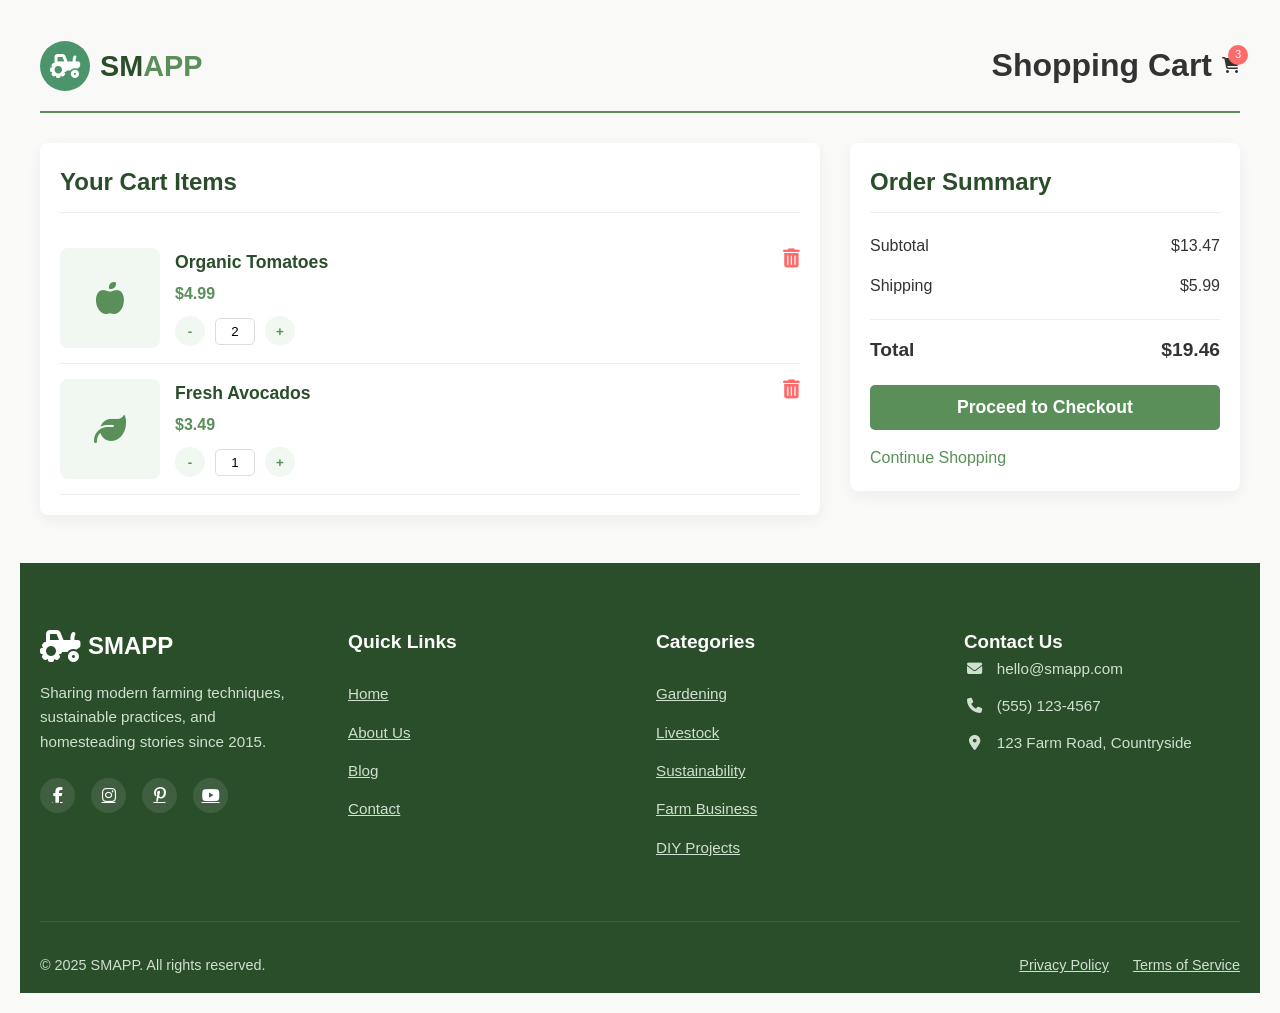
<file: cart.html>
<!DOCTYPE html>
<html lang="en">
<head>
    <meta charset="UTF-8">
    <meta name="viewport" content="width=device-width, initial-scale=1.0">
    <title>Shopping Cart</title>
    <link rel="stylesheet" href="https://cdnjs.cloudflare.com/ajax/libs/font-awesome/6.4.0/css/all.min.css">
    <style>
        * {
            margin: 0;
            padding: 0;
            box-sizing: border-box;
            font-family: 'Segoe UI', Tahoma, Geneva, Verdana, sans-serif;
        }

        body {
            background-color: #f9f9f7;
            color: #333;
            line-height: 1.6;
            padding: 20px;
        }

        .container {
            max-width: 1200px;
            margin: 0 auto;
        }

        .header {
            display: flex;
            justify-content: space-between;
            align-items: center;
            padding: 20px 0;
            margin-bottom: 30px;
            border-bottom: 2px solid #5a8f5a;
        }

        .logo {
            display: flex;
            align-items: center;
        }

        .logo-img {
            height: 50px;
            width: 50px;
            background-color: #4c956c;
            border-radius: 50%;
            display: flex;
            align-items: center;
            justify-content: center;
            margin-right: 10px;
            color: white;
            font-size: 1.5rem;
        }

        .logo-text {
            font-size: 1.8rem;
            font-weight: bold;
            color: #2a4d2a;
        }

        .logo-text span {
            color: #5a8f5a;
        }

        .cart-header {
            display: flex;
            align-items: center;
            gap: 10px;
        }

        .cart-icon {
            position: relative;
        }

        .cart-count {
            position: absolute;
            top: -8px;
            right: -8px;
            background-color: #ff6b6b;
            color: white;
            width: 20px;
            height: 20px;
            border-radius: 50%;
            font-size: 0.7rem;
            display: flex;
            align-items: center;
            justify-content: center;
        }

        .cart-container {
            display: grid;
            grid-template-columns: 2fr 1fr;
            gap: 30px;
        }

        .cart-items {
            background: white;
            border-radius: 8px;
            box-shadow: 0 5px 15px rgba(0,0,0,0.05);
            padding: 20px;
        }

        .cart-summary {
            background: white;
            border-radius: 8px;
            box-shadow: 0 5px 15px rgba(0,0,0,0.05);
            padding: 20px;
            height: fit-content;
        }

        .cart-title {
            font-size: 1.5rem;
            color: #2a4d2a;
            margin-bottom: 20px;
            padding-bottom: 10px;
            border-bottom: 1px solid #eee;
        }

        .cart-item {
            display: flex;
            padding: 15px 0;
            border-bottom: 1px solid #eee;
        }

        .item-image {
            width: 100px;
            height: 100px;
            background-color: #f1f8f1;
            border-radius: 8px;
            display: flex;
            align-items: center;
            justify-content: center;
            margin-right: 15px;
        }

        .item-image i {
            font-size: 2rem;
            color: #5a8f5a;
        }

        .item-details {
            flex: 1;
        }

        .item-name {
            font-weight: bold;
            font-size: 1.1rem;
            color: #2a4d2a;
            margin-bottom: 5px;
        }

        .item-price {
            color: #5a8f5a;
            font-weight: bold;
            margin-bottom: 10px;
        }

        .item-quantity {
            display: flex;
            align-items: center;
            gap: 10px;
        }

        .quantity-btn {
            background: #f1f8f1;
            border: none;
            width: 30px;
            height: 30px;
            border-radius: 50%;
            cursor: pointer;
            color: #5a8f5a;
            font-weight: bold;
        }

        .quantity-input {
            width: 40px;
            text-align: center;
            border: 1px solid #ddd;
            border-radius: 5px;
            padding: 5px;
        }

        .item-remove {
            color: #ff6b6b;
            background: none;
            border: none;
            cursor: pointer;
            font-size: 1.2rem;
            align-self: flex-start;
        }

        .summary-item {
            display: flex;
            justify-content: space-between;
            margin-bottom: 15px;
        }

        .summary-total {
            display: flex;
            justify-content: space-between;
            font-weight: bold;
            font-size: 1.2rem;
            margin: 20px 0;
            padding-top: 15px;
            border-top: 1px solid #eee;
        }

        .btn-checkout {
            width: 100%;
            padding: 12px;
            background-color: #5a8f5a;
            color: white;
            border: none;
            border-radius: 5px;
            font-weight: bold;
            cursor: pointer;
            transition: background-color 0.3s;
            font-size: 1.1rem;
        }

        .btn-checkout:hover {
            background-color: #4a7d4a;
        }

        .continue-shopping {
            display: inline-block;
            margin-top: 15px;
            color: #5a8f5a;
            text-decoration: none;
            font-weight: 500;
        }

        .continue-shopping:hover {
            text-decoration: underline;
        }

        .empty-cart {
            text-align: center;
            padding: 40px 0;
            color: #888;
        }

        .empty-cart i {
            font-size: 3rem;
            color: #ddd;
            margin-bottom: 15px;
        }

        /* Footer */
footer {
    background-color: #2a4d2a;
    color: white;
    padding: 4rem 0 1rem;
    margin-top: 3rem;
}

.footer-content {
    display: grid;
    grid-template-columns: repeat(auto-fit, minmax(200px, 1fr));
    gap: 2rem;
    margin-bottom: 3rem;
}

.footer-about {
    padding-right: 1rem;
}

.footer-logo {
    display: flex;
    align-items: center;
    font-size: 1.5rem;
    font-weight: bold;
    margin-bottom: 1rem;
}

.footer-logo i {
    margin-right: 0.5rem;
    font-size: 2rem;
}

.footer-about p {
    color: #d0e0d0;
    margin-bottom: 1.5rem;
    font-size: 0.95rem;
}

.social-links {
    display: flex;
    gap: 1rem;
}

.social-links a {
    color: white;
    width: 35px;
    height: 35px;
    border-radius: 50%;
    background-color: rgba(255,255,255,0.1);
    display: flex;
    align-items: center;
    justify-content: center;
    transition: background-color 0.3s;
}

.social-links a:hover {
    background-color: rgba(255,255,255,0.2);
}

.footer-links h3 {
    color: white;
    margin-bottom: 1.5rem;
    font-size: 1.2rem;
}

.footer-links ul {
    list-style: none;
}

.footer-links li {
    margin-bottom: 0.8rem;
}

.footer-links a {
    color: #d0e0d0;
    transition: color 0.3s;
    font-size: 0.95rem;
}

.footer-links a:hover {
    color: white;
}

.footer-contact p {
    display: flex;
    align-items: center;
    margin-bottom: 0.8rem;
    color: #d0e0d0;
    font-size: 0.95rem;
}

.footer-contact i {
    margin-right: 0.8rem;
    width: 20px;
    text-align: center;
}

.footer-bottom {
    display: flex;
    justify-content: space-between;
    align-items: center;
    padding-top: 2rem;
    border-top: 1px solid rgba(255,255,255,0.1);
    font-size: 0.9rem;
    color: #d0e0d0;
}

.footer-legal {
    display: flex;
    gap: 1.5rem;
}

.footer-legal a {
    color: #d0e0d0;
    transition: color 0.3s;
}

.footer-legal a:hover {
    color: white;
}

        @media (max-width: 768px) {
            .cart-container {
                grid-template-columns: 1fr;
            }
            
            .cart-item {
                flex-direction: column;
            }
            
            .item-image {
                margin-bottom: 15px;
            }
        }
    </style>
</head>
<body>
    
    <div class="container">
        <div class="header">
            <div class="logo">
                <div class="logo-img">
                    <i class="fas fa-tractor"></i>
                </div>
                <div class="logo-text">SM<span>APP</span></div>
            </div>
            <div class="cart-header">
                <h1>Shopping Cart</h1>
                <div class="cart-icon">
                    <i class="fas fa-shopping-cart"></i>
                    <span class="cart-count" id="cartCount">0</span>
                </div>
            </div>
        </div>

        <div class="cart-container">
            <div class="cart-items">
                <h2 class="cart-title">Your Cart Items</h2>
                <div id="cartItems">
                    <!-- Cart items will be displayed here -->
                </div>
            </div>

            <div class="cart-summary">
                <h2 class="cart-title">Order Summary</h2>
                <div class="summary-item">
                    <span>Subtotal</span>
                    <span id="subtotal">$0.00</span>
                </div>
                <div class="summary-item">
                    <span>Shipping</span>
                    <span id="shipping">$0.00</span>
                </div>
                <div class="summary-total">
                    <span>Total</span>
                    <span id="grandTotal">$0.00</span>
                </div>
                <button class="btn-checkout">Proceed to Checkout</button>
                <a href="market.html" class="continue-shopping">Continue Shopping</a>
            </div>
        </div>
    </div>
<footer>
        <div class="container">
            <div class="footer-content">
                <div class="footer-about">
                    <div class="footer-logo">
                        <i class="fas fa-tractor"></i>
                        <span>SMAPP</span>
                    </div>
                    <p>Sharing modern farming techniques, sustainable practices, and homesteading stories since 2015.</p>
                    <div class="social-links">
                        <a href="#"><i class="fab fa-facebook-f"></i></a>
                        <a href="#"><i class="fab fa-instagram"></i></a>
                        <a href="#"><i class="fab fa-pinterest-p"></i></a>
                        <a href="#"><i class="fab fa-youtube"></i></a>
                    </div>
                </div>
                <div class="footer-links">
                    <h3>Quick Links</h3>
                    <ul>
                        <li><a href="index.html">Home</a></li>
                        <li><a href="about.html">About Us</a></li>
                        <li><a href="#blog">Blog</a></li>
                        <li><a href="contact.html">Contact</a></li>
                    </ul>
                </div>
                <div class="footer-links">
                    <h3>Categories</h3>
                    <ul>
                        <li><a href="#">Gardening</a></li>
                        <li><a href="#">Livestock</a></li>
                        <li><a href="#">Sustainability</a></li>
                        <li><a href="#">Farm Business</a></li>
                        <li><a href="#">DIY Projects</a></li>
                    </ul>
                </div>
                <div class="footer-contact">
                    <h3>Contact Us</h3>
                    <p><i class="fas fa-envelope"></i> hello@smapp.com</p>
                    <p><i class="fas fa-phone"></i> (555) 123-4567</p>
                    <p><i class="fas fa-map-marker-alt"></i> 123 Farm Road, Countryside</p>
                </div>
            </div>
            <div class="footer-bottom">
                <p>&copy; 2025 SMAPP. All rights reserved.</p>
                <div class="footer-legal">
                    <a href="#">Privacy Policy</a>
                    <a href="#">Terms of Service</a>
                </div>
            </div>
        </div>
    </footer>
    <script>
        // Sample product data
        const products = [
            { id: 1, name: "Organic Tomatoes", price: "$4.99", image: "fas fa-apple-alt" },
            { id: 2, name: "Fresh Avocados", price: "$3.49", image: "fas fa-leaf" },
            { id: 3, name: "Farm Eggs", price: "$5.99", image: "fas fa-egg" }
        ];

        // Initialize cart with sample items
        let cartItems = [
            { id: 1, name: "Organic Tomatoes", price: "$4.99", quantity: 2, image: "fas fa-apple-alt" },
            { id: 2, name: "Fresh Avocados", price: "$3.49", quantity: 1, image: "fas fa-leaf" }
        ];

        // Save cart to localStorage
        function saveCartToStorage() {
            localStorage.setItem('cartItems', JSON.stringify(cartItems));
        }

        // Load cart from localStorage
        function loadCartFromStorage() {
            const storedCart = localStorage.getItem('cartItems');
            if (storedCart) {
                cartItems = JSON.parse(storedCart);
            }
        }

        // Update cart count badge
        function updateCartCount() {
            const totalItems = cartItems.reduce((total, item) => total + item.quantity, 0);
            document.getElementById('cartCount').textContent = totalItems;
        }

        // Remove item from cart
        function removeItemFromCart(index) {
            cartItems.splice(index, 1);
            saveCartToStorage();
            displayCartItems();
        }

        // Update item quantity
        function updateQuantity(index, change) {
            cartItems[index].quantity += change;
            
            // Remove item if quantity becomes 0
            if (cartItems[index].quantity <= 0) {
                removeItemFromCart(index);
            } else {
                saveCartToStorage();
                displayCartItems();
            }
        }

        // Display cart items
        function displayCartItems() {
            const cartItemsContainer = document.getElementById('cartItems');
            const subtotalElement = document.getElementById('subtotal');
            const shippingElement = document.getElementById('shipping');
            const grandTotalElement = document.getElementById('grandTotal');
            
            if (!cartItems.length) {
                cartItemsContainer.innerHTML = `
                    <div class="empty-cart">
                        <i class="fas fa-shopping-cart"></i>
                        <p>Your cart is empty.</p>
                    </div>
                `;
                subtotalElement.textContent = '$0.00';
                shippingElement.textContent = '$0.00';
                grandTotalElement.textContent = '$0.00';
                updateCartCount();
                return;
            }
            
            let subtotal = 0;
            let html = '';
            
            cartItems.forEach((item, index) => {
                const price = parseFloat(item.price.replace(/[^0-9.]/g, ''));
                const itemTotal = price * item.quantity;
                subtotal += itemTotal;
                
                html += `
                    <div class="cart-item">
                        <div class="item-image">
                            <i class="${item.image}"></i>
                        </div>
                        <div class="item-details">
                            <div class="item-name">${item.name}</div>
                            <div class="item-price">${item.price}</div>
                            <div class="item-quantity">
                                <button class="quantity-btn" onclick="updateQuantity(${index}, -1)">-</button>
                                <input type="text" class="quantity-input" value="${item.quantity}" readonly>
                                <button class="quantity-btn" onclick="updateQuantity(${index}, 1)">+</button>
                            </div>
                        </div>
                        <button class="item-remove" onclick="removeItemFromCart(${index})">
                            <i class="fas fa-trash-alt"></i>
                        </button>
                    </div>
                `;
            });
            
            cartItemsContainer.innerHTML = html;
            const shipping = subtotal > 50 ? 0 : 5.99;
            const grandTotal = subtotal + shipping;
            
            subtotalElement.textContent = `$${subtotal.toFixed(2)}`;
            shippingElement.textContent = shipping === 0 ? 'FREE' : `$${shipping.toFixed(2)}`;
            grandTotalElement.textContent = `$${grandTotal.toFixed(2)}`;
            
            updateCartCount();
        }
        
        // Initialize the page
        function init() {
            loadCartFromStorage();
            displayCartItems();
        }
        
        // Call on page load
        init();
    </script>
    <script>
(function(){if(!window.chatbase||window.chatbase("getState")!=="initialized"){window.chatbase=(...arguments)=>{if(!window.chatbase.q){window.chatbase.q=[]}window.chatbase.q.push(arguments)};window.chatbase=new Proxy(window.chatbase,{get(target,prop){if(prop==="q"){return target.q}return(...args)=>target(prop,...args)}})}const onLoad=function(){const script=document.createElement("script");script.src="https://www.chatbase.co/embed.min.js";script.id="EK2ZR9FNbTwQjZ9c8VJAH";script.domain="www.chatbase.co";document.body.appendChild(script)};if(document.readyState==="complete"){onLoad()}else{window.addEventListener("load",onLoad)}})();
</script>
</body>
</html>
</file>
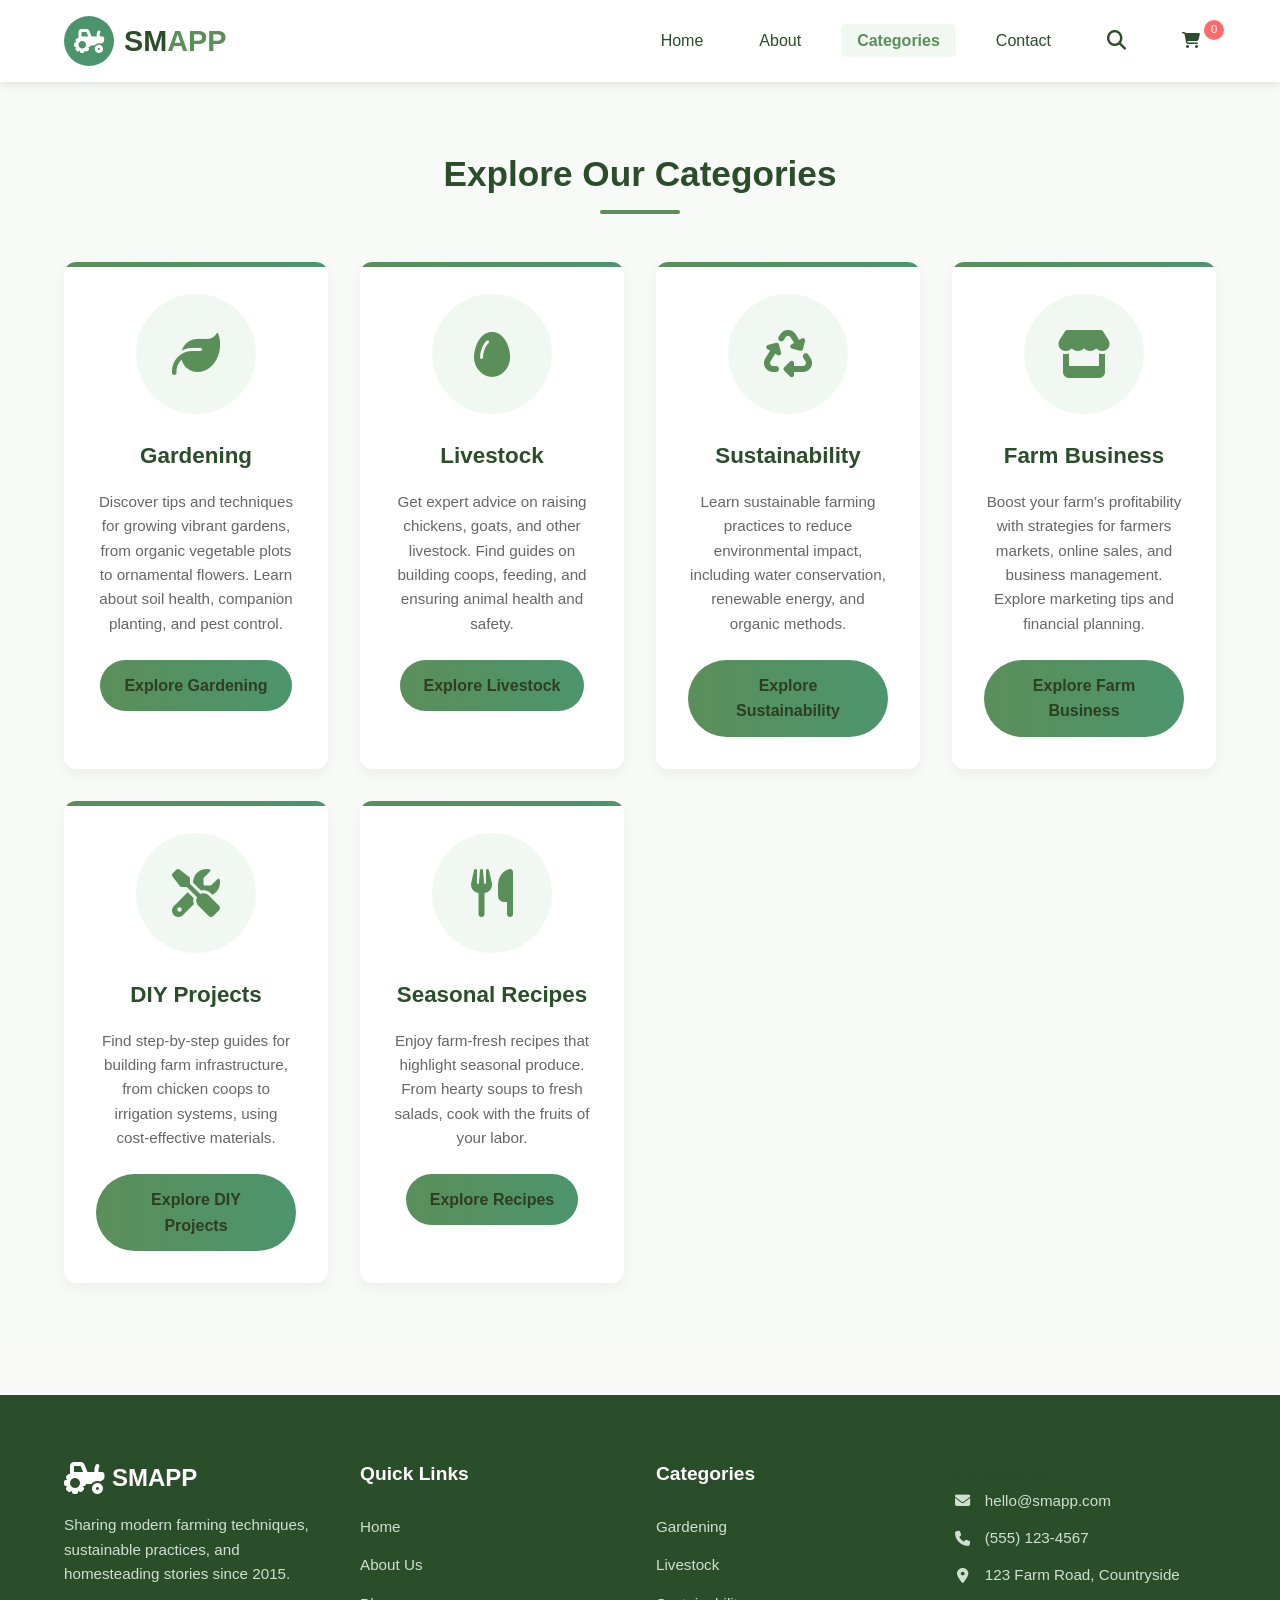
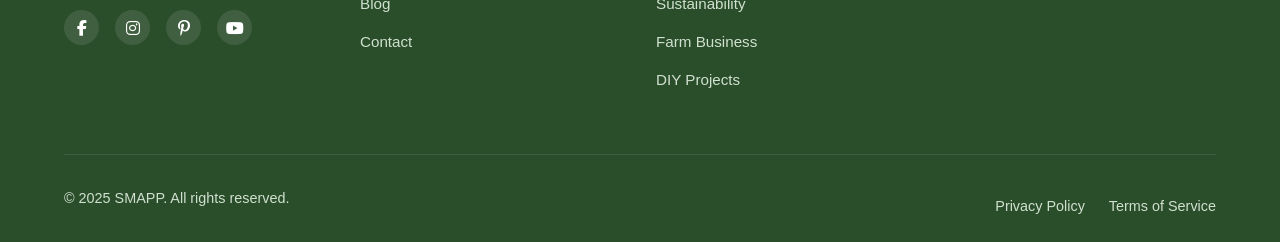
<file: categories.html>
<!DOCTYPE html>
<html lang="en">
<head>
    <meta charset="UTF-8">
    <meta name="viewport" content="width=device-width, initial-scale=1.0">
    <title>Categories - SMAPP</title>
    <link rel="stylesheet" href="https://cdnjs.cloudflare.com/ajax/libs/font-awesome/6.4.0/css/all.min.css">
    <link rel="stylesheet" href="styles.css">
</head>
<body>
    <header>
        <div class="container header-container">
            <div class="logo-container">
                <a href="index.html" class="logo">
                    <div class="logo-img">
                        <i class="fas fa-tractor"></i>
                    </div>
                    <span class="logo-text">SM<span>APP</span></span>
                </a>
            </div>
            <button class="mobile-menu-btn" id="mobileMenuBtn">☰</button>
            <nav id="mainNav">
                <ul>
                    <li><a href="index.html">Home</a></li>
                    <li><a href="about.html">About</a></li>
                    <li><a href="categories.html" class="active">Categories</a></li>
                    <li><a href="contact.html">Contact</a></li>
                    <li><a href="#" class="search-btn" id="searchBtn"><i class="fas fa-search"></i></a></li>
                    <li class="cart-icon">
                        <a href="cart.html">
                            <i class="fas fa-shopping-cart"></i>
                            <span class="cart-count">0</span>
                        </a>
                    </li>
                </ul>
            </nav>
        </div>
        <div class="search-container" id="searchContainer">
            <input type="text" placeholder="Search articles..." id="searchInput">
            <button id="searchSubmit"><i class="fas fa-search"></i></button>
        </div>
    </header>

    <section id="categories" class="categories-section">
        <div class="container">
            <h2 class="section-title">Explore Our Categories</h2>
            <div class="categories-grid">
                <div class="category-card" id="gardening">
                    <div class="category-image">
                        <i class="fas fa-leaf"></i>
                    </div>
                    <h3>Gardening</h3>
                    <p>Discover tips and techniques for growing vibrant gardens, from organic vegetable plots to ornamental flowers. Learn about soil health, companion planting, and pest control.</p>
                    <a href="Articles.html" class="btn btn-primary">Explore Gardening</a>
                </div>
                <div class="category-card" id="livestock">
                    <div class="category-image">
                        <i class="fas fa-egg"></i>
                    </div>
                    <h3>Livestock</h3>
                    <p>Get expert advice on raising chickens, goats, and other livestock. Find guides on building coops, feeding, and ensuring animal health and safety.</p>
                    <a href="Articles.html" class="btn btn-primary">Explore Livestock</a>
                </div>
                <div class="category-card" id="sustainability">
                    <div class="category-image">
                        <i class="fas fa-recycle"></i>
                    </div>
                    <h3>Sustainability</h3>
                    <p>Learn sustainable farming practices to reduce environmental impact, including water conservation, renewable energy, and organic methods.</p>
                    <a href="Articles.html" class="btn btn-primary">Explore Sustainability</a>
                </div>
                <div class="category-card" id="farm-business">
                    <div class="category-image">
                        <i class="fas fa-store"></i>
                    </div>
                    <h3>Farm Business</h3>
                    <p>Boost your farm’s profitability with strategies for farmers markets, online sales, and business management. Explore marketing tips and financial planning.</p>
                    <a href="Articles.html" class="btn btn-primary">Explore Farm Business</a>
                </div>
                <div class="category-card" id="diy-projects">
                    <div class="category-image">
                        <i class="fas fa-tools"></i>
                    </div>
                    <h3>DIY Projects</h3>
                    <p>Find step-by-step guides for building farm infrastructure, from chicken coops to irrigation systems, using cost-effective materials.</p>
                    <a href="Articles.html" class="btn btn-primary">Explore DIY Projects</a>
                </div>
                <div class="category-card" id="seasonal-recipes">
                    <div class="category-image">
                        <i class="fas fa-utensils"></i>
                    </div>
                    <h3>Seasonal Recipes</h3>
                    <p>Enjoy farm-fresh recipes that highlight seasonal produce. From hearty soups to fresh salads, cook with the fruits of your labor.</p>
                    <a href="#recipes" class="btn btn-primary">Explore Recipes</a>
                </div>
            </div>
        </div>
    </section>

    <footer>
        <div class="container">
            <div class="footer-content">
                <div class="footer-about">
                    <div class="footer-logo">
                        <i class="fas fa-tractor"></i>
                        <span>SMAPP</span>
                    </div>
                    <p>Sharing modern farming techniques, sustainable practices, and homesteading stories since 2015.</p>
                    <div class="social-links">
                        <a href="#"><i class="fab fa-facebook-f"></i></a>
                        <a href="#"><i class="fab fa-instagram"></i></a>
                        <a href="#"><i class="fab fa-pinterest-p"></i></a>
                        <a href="#"><i class="fab fa-youtube"></i></a>
                    </div>
                </div>
                <div class="footer-links">
                    <h3>Quick Links</h3>
                    <ul>
                        <li><a href="index.html">Home</a></li>
                        <li><a href="about.html">About Us</a></li>
                        <li><a href="Articles.html">Blog</a></li>
                        <li><a href="contact.html">Contact</a></li>
                    </ul>
                </div>
                <div class="footer-links">
                    <h3>Categories</h3>
                    <ul>
                        <li><a href="categories.html#gardening">Gardening</a></li>
                        <li><a href="categories.html#livestock">Livestock</a></li>
                        <li><a href="categories.html#sustainability">Sustainability</a></li>
                        <li><a href="categories.html#farm-business">Farm Business</a></li>
                        <li><a href="categories.html#diy-projects">DIY Projects</a></li>
                    </ul>
                </div>
                <div class="footer-contact">
                    <h3>Contact Us</h3>
                    <p><i class="fas fa-envelope"></i> hello@smapp.com</p>
                    <p><i class="fas fa-phone"></i> (555) 123-4567</p>
                    <p><i class="fas fa-map-marker-alt"></i> 123 Farm Road, Countryside</p>
                </div>
            </div>
            <div class="footer-bottom">
                <p>&copy; 2025 SMAPP. All rights reserved.</p>
                <div class="footer-legal">
                    <a href="#">Privacy Policy</a>
                    <a href="#">Terms of Service</a>
                </div>
            </div>
        </div>
    </footer>
    <script type="text/javascript">
        var gk_isXlsx = false;
        var gk_xlsxFileLookup = {};
        var gk_fileData = {};
        function filledCell(cell) {
          return cell !== '' && cell != null;
        }
        function loadFileData(filename) {
        if (gk_isXlsx && gk_xlsxFileLookup[filename]) {
            try {
                var workbook = XLSX.read(gk_fileData[filename], { type: 'base64' });
                var firstSheetName = workbook.SheetNames[0];
                var worksheet = workbook.Sheets[firstSheetName];

                // Convert sheet to JSON to filter blank rows
                var jsonData = XLSX.utils.sheet_to_json(worksheet, { header: 1, blankrows: false, defval: '' });
                // Filter out blank rows (rows where all cells are empty, null, or undefined)
                var filteredData = jsonData.filter(row => row.some(filledCell));

                // Heuristic to find the header row by ignoring rows with fewer filled cells than the next row
                var headerRowIndex = filteredData.findIndex((row, index) =>
                  row.filter(filledCell).length >= filteredData[index + 1]?.filter(filledCell).length
                );
                // Fallback
                if (headerRowIndex === -1 || headerRowIndex > 25) {
                  headerRowIndex = 0;
                }

                // Convert filtered JSON back to CSV
                var csv = XLSX.utils.aoa_to_sheet(filteredData.slice(headerRowIndex)); // Create a new sheet from filtered array of arrays
                csv = XLSX.utils.sheet_to_csv(csv, { header: 1 });
                return csv;
            } catch (e) {
                console.error(e);
                return "";
            }
        }
        return gk_fileData[filename] || "";
        }
        </script>
    <script src="script.js"></script>
    <script>
(function(){if(!window.chatbase||window.chatbase("getState")!=="initialized"){window.chatbase=(...arguments)=>{if(!window.chatbase.q){window.chatbase.q=[]}window.chatbase.q.push(arguments)};window.chatbase=new Proxy(window.chatbase,{get(target,prop){if(prop==="q"){return target.q}return(...args)=>target(prop,...args)}})}const onLoad=function(){const script=document.createElement("script");script.src="https://www.chatbase.co/embed.min.js";script.id="EK2ZR9FNbTwQjZ9c8VJAH";script.domain="www.chatbase.co";document.body.appendChild(script)};if(document.readyState==="complete"){onLoad()}else{window.addEventListener("load",onLoad)}})();
</script>
</body>
</html>
</file>
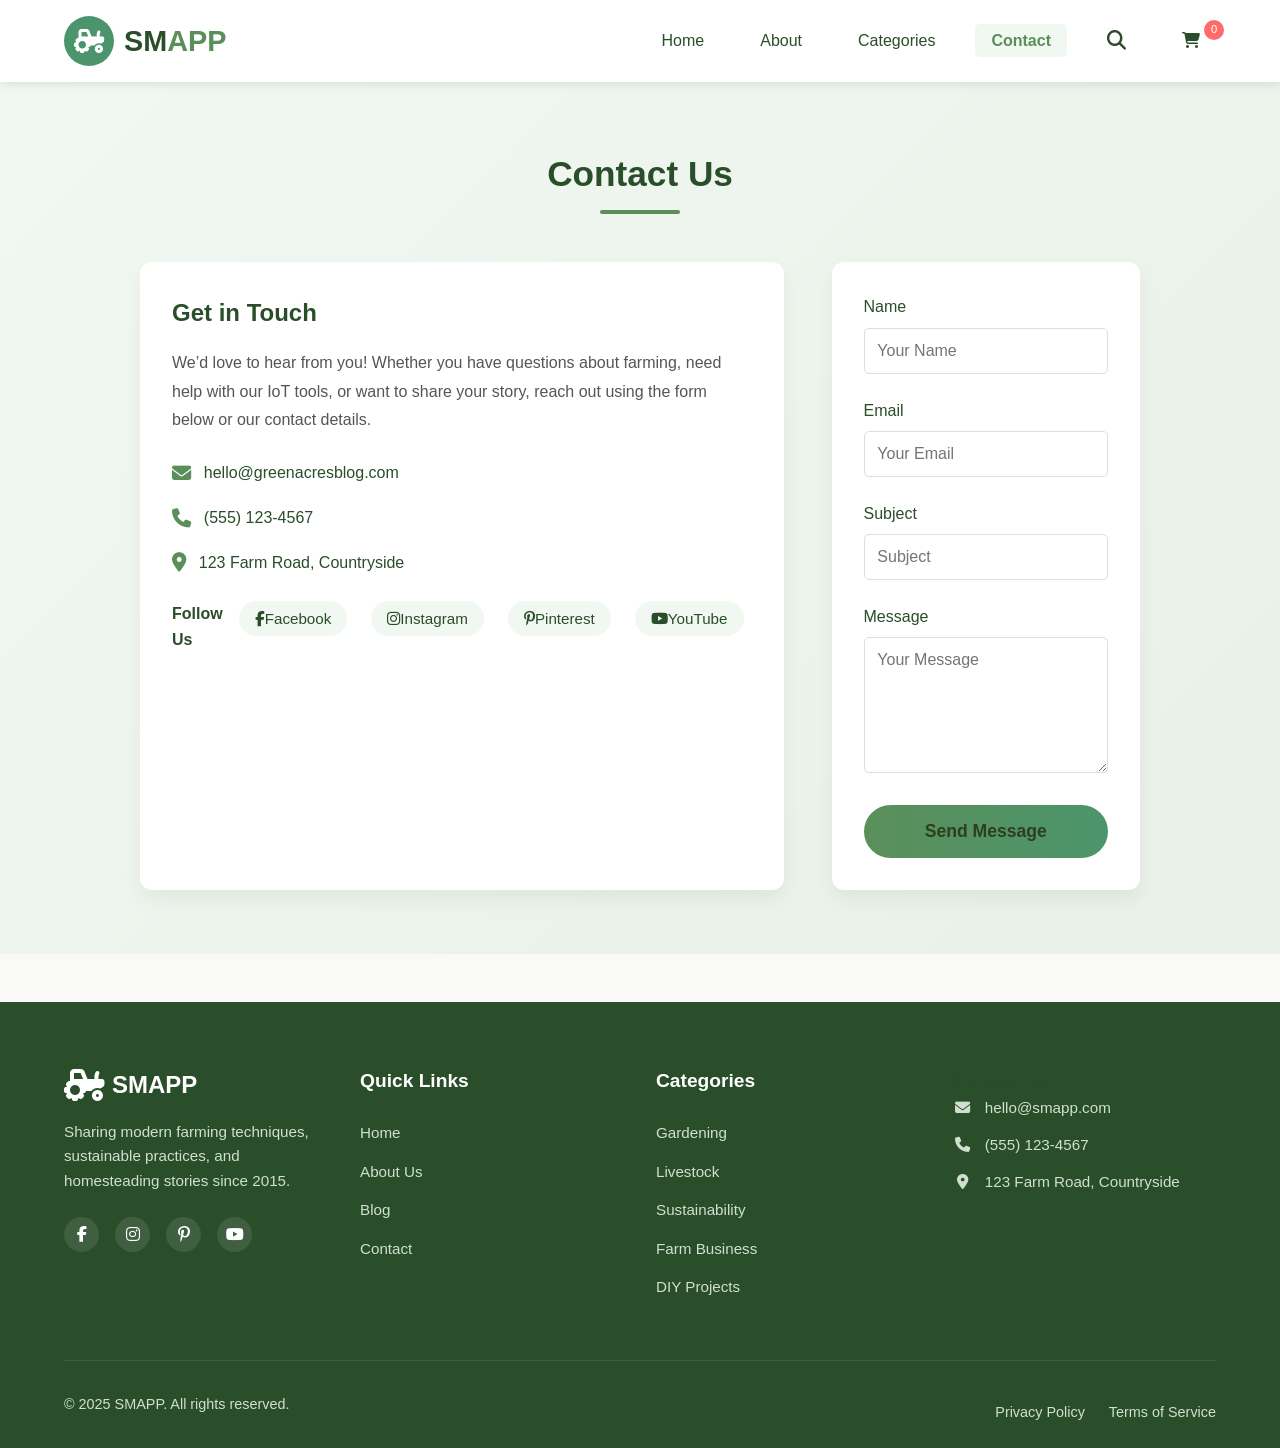
<file: contact.html>
<!DOCTYPE html>
<html lang="en">
<head>
    <meta charset="UTF-8">
    <meta name="viewport" content="width=device-width, initial-scale=1.0">
    <title>Contact SMAPP - Modern Farming Insights</title>
    <link rel="stylesheet" href="https://cdnjs.cloudflare.com/ajax/libs/font-awesome/6.4.0/css/all.min.css">
    <link rel="stylesheet" href="styles.css">
</head>
<body>
    <header>
        <div class="container header-container">
            <div class="logo-container">
                <a href="index.html" class="logo">
                    <div class="logo-img">
                        <i class="fas fa-tractor"></i>
                    </div>
                    <span class="logo-text">SM<span>APP</span></span>
                </a>
            </div>
            <button class="mobile-menu-btn" id="mobileMenuBtn">☰</button>
            <nav id="mainNav">
                <ul>
                    <li><a href="index.html">Home</a></li>
                    <li><a href="about.html">About</a></li>
                    <li><a href="categories.html">Categories</a></li>
                    <li><a href="contact.html" class="active">Contact</a></li>
                    <li><a href="#" class="search-btn" id="searchBtn"><i class="fas fa-search"></i></a></li>
                    <li class="cart-icon">
                        <a href="cart.html">
                            <i class="fas fa-shopping-cart"></i>
                            <span class="cart-count">0</span>
                        </a>
                    </li>
                </ul>
            </nav>
        </div>
        <div class="search-container" id="searchContainer">
            <input type="text" placeholder="Search articles..." id="searchInput">
            <button id="searchSubmit"><i class="fas fa-search"></i></button>
        </div>
    </header>

    <section id="contact" class="contact-section">
        <div class="container">
            <h2 class="section-title">Contact Us</h2>
            <div class="contact-content">
                <div class="contact-info">
                    <h3>Get in Touch</h3>
                    <p>We’d love to hear from you! Whether you have questions about farming, need help with our IoT tools, or want to share your story, reach out using the form below or our contact details.</p>
                    <div class="contact-details">
                        <p><i class="fas fa-envelope"></i> hello@greenacresblog.com</p>
                        <p><i class="fas fa-phone"></i> (555) 123-4567</p>
                        <p><i class="fas fa-map-marker-alt"></i> 123 Farm Road, Countryside</p>
                    </div>
                    <div class="social-links">
                        <h4>Follow Us</h4>
                        <a href="#"><i class="fab fa-facebook-f"></i> Facebook</a>
                        <a href="#"><i class="fab fa-instagram"></i> Instagram</a>
                        <a href="#"><i class="fab fa-pinterest-p"></i> Pinterest</a>
                        <a href="#"><i class="fab fa-youtube"></i> YouTube</a>
                    </div>
                </div>
                <form class="contact-form" id="contactForm">
                    <div class="form-group">
                        <label for="name">Name</label>
                        <input type="text" id="name" placeholder="Your Name" required>
                    </div>
                    <div class="form-group">
                        <label for="email">Email</label>
                        <input type="email" id="email" placeholder="Your Email" required>
                    </div>
                    <div class="form-group">
                        <label for="subject">Subject</label>
                        <input type="text" id="subject" placeholder="Subject" required>
                    </div>
                    <div class="form-group">
                        <label for="message">Message</label>
                        <textarea id="message" placeholder="Your Message" rows="6" required></textarea>
                    </div>
                    <button type="submit" class="btn btn-primary">Send Message</button>
                </form>
            </div>
        </div>
    </section>

    <footer>
        <div class="container">
            <div class="footer-content">
                <div class="footer-about">
                    <div class="footer-logo">
                        <i class="fas fa-tractor"></i>
                        <span>SMAPP</span>
                    </div>
                    <p>Sharing modern farming techniques, sustainable practices, and homesteading stories since 2015.</p>
                    <div class="social-links">
                        <a href="#"><i class="fab fa-facebook-f"></i></a>
                        <a href="#"><i class="fab fa-instagram"></i></a>
                        <a href="#"><i class="fab fa-pinterest-p"></i></a>
                        <a href="#"><i class="fab fa-youtube"></i></a>
                    </div>
                </div>
                <div class="footer-links">
                    <h3>Quick Links</h3>
                    <ul>
                        <li><a href="index.html">Home</a></li>
                        <li><a href="about.html">About Us</a></li>
                        <li><a href="Articles.html">Blog</a></li>
                        <li><a href="contact.html">Contact</a></li>
                    </ul>
                </div>
                <div class="footer-links">
                    <h3>Categories</h3>
                    <ul>
                        <li><a href="categories.html#gardening">Gardening</a></li>
                        <li><a href="categories.html#livestock">Livestock</a></li>
                        <li><a href="categories.html#sustainability">Sustainability</a></li>
                        <li><a href="categories.html#farm-business">Farm Business</a></li>
                        <li><a href="categories.html#diy-projects">DIY Projects</a></li>
                    </ul>
                </div>
                <div class="footer-contact">
                    <h3>Contact Us</h3>
                    <p><i class="fas fa-envelope"></i> hello@smapp.com</p>
                    <p><i class="fas fa-phone"></i> (555) 123-4567</p>
                    <p><i class="fas fa-map-marker-alt"></i> 123 Farm Road, Countryside</p>
                </div>
            </div>
            <div class="footer-bottom">
                <p>&copy; 2025 SMAPP. All rights reserved.</p>
                <div class="footer-legal">
                    <a href="#">Privacy Policy</a>
                    <a href="#">Terms of Service</a>
                </div>
            </div>
        </div>
    </footer>
    
    <script type="text/javascript">
        var gk_isXlsx = false;
        var gk_xlsxFileLookup = {};
        var gk_fileData = {};
        function filledCell(cell) {
          return cell !== '' && cell != null;
        }
        function loadFileData(filename) {
        if (gk_isXlsx && gk_xlsxFileLookup[filename]) {
            try {
                var workbook = XLSX.read(gk_fileData[filename], { type: 'base64' });
                var firstSheetName = workbook.SheetNames[0];
                var worksheet = workbook.Sheets[firstSheetName];

                // Convert sheet to JSON to filter blank rows
                var jsonData = XLSX.utils.sheet_to_json(worksheet, { header: 1, blankrows: false, defval: '' });
                // Filter out blank rows (rows where all cells are empty, null, or undefined)
                var filteredData = jsonData.filter(row => row.some(filledCell));

                // Heuristic to find the header row by ignoring rows with fewer filled cells than the next row
                var headerRowIndex = filteredData.findIndex((row, index) =>
                  row.filter(filledCell).length >= filteredData[index + 1]?.filter(filledCell).length
                );
                // Fallback
                if (headerRowIndex === -1 || headerRowIndex > 25) {
                  headerRowIndex = 0;
                }

                // Convert filtered JSON back to CSV
                var csv = XLSX.utils.aoa_to_sheet(filteredData.slice(headerRowIndex)); // Create a new sheet from filtered array of arrays
                csv = XLSX.utils.sheet_to_csv(csv, { header: 1 });
                return csv;
            } catch (e) {
                console.error(e);
                return "";
            }
        }
        return gk_fileData[filename] || "";
        }
        </script>
    <script src="script.js"></script>
    <script>
(function(){if(!window.chatbase||window.chatbase("getState")!=="initialized"){window.chatbase=(...arguments)=>{if(!window.chatbase.q){window.chatbase.q=[]}window.chatbase.q.push(arguments)};window.chatbase=new Proxy(window.chatbase,{get(target,prop){if(prop==="q"){return target.q}return(...args)=>target(prop,...args)}})}const onLoad=function(){const script=document.createElement("script");script.src="https://www.chatbase.co/embed.min.js";script.id="EK2ZR9FNbTwQjZ9c8VJAH";script.domain="www.chatbase.co";document.body.appendChild(script)};if(document.readyState==="complete"){onLoad()}else{window.addEventListener("load",onLoad)}})();
</script>
</body>
</html>
</file>
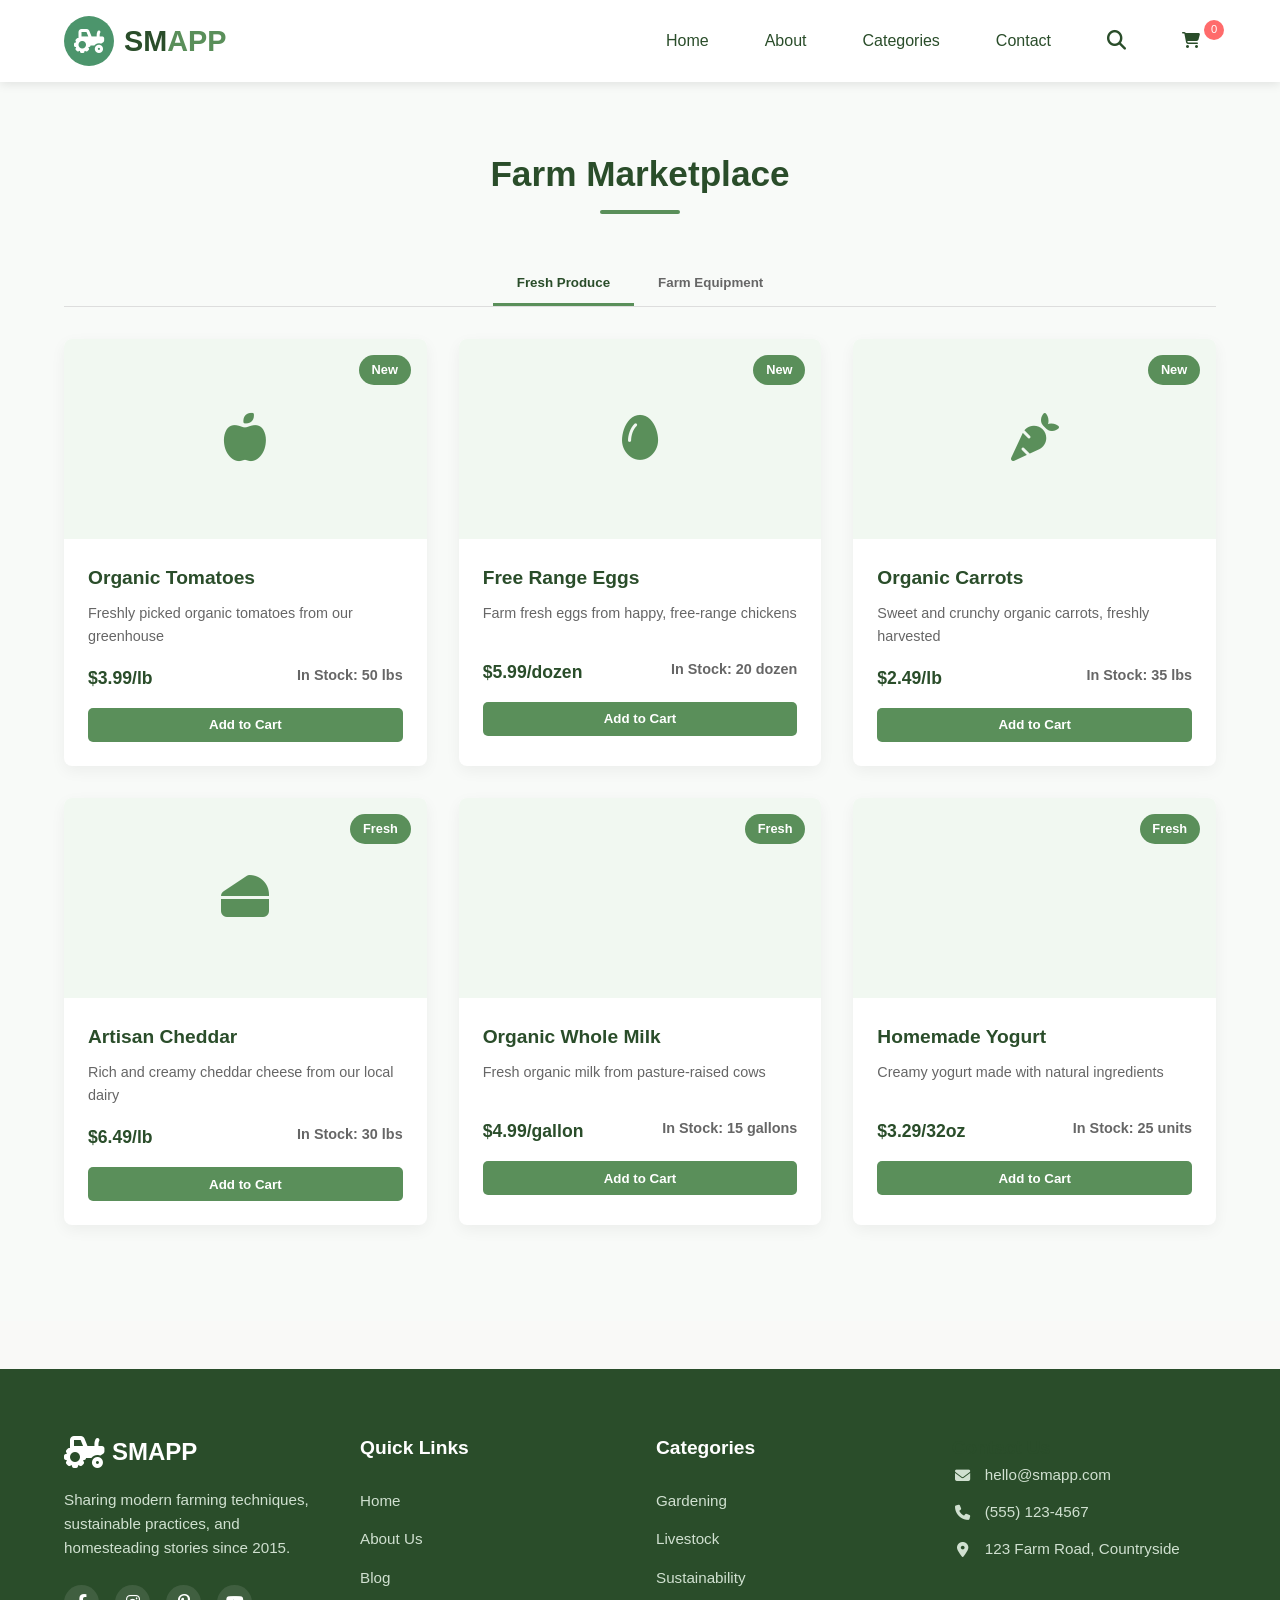
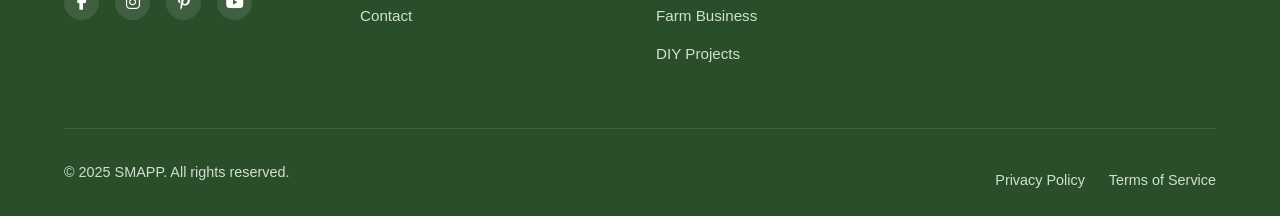
<file: market.html>
<!DOCTYPE html>
<html lang="en">
<head>
    <meta charset="UTF-8">
    <meta name="viewport" content="width=device-width, initial-scale=1.0">
    <title>Farm Marketplace - SMAPP</title>
    <link rel="stylesheet" href="https://cdnjs.cloudflare.com/ajax/libs/font-awesome/6.4.0/css/all.min.css">
    <link rel="stylesheet" href="styles.css">
</head>
<body>
        <header>
        <div class="container header-container">
            <div class="logo-container">
                <a href="index.html" class="logo">
                    <div class="logo-img">
                        <i class="fas fa-tractor"></i>
                    </div>
                    <span class="logo-text">SM<span>APP</span></span>
                </a>
            </div>
            <button class="mobile-menu-btn" id="mobileMenuBtn">☰</button>
            <nav id="mainNav">
                <ul>
                    <li><a href="index.html">Home</a></li>
                    <li><a href="about.html">About</a></li>
                    <li><a href="categories.html">Categories</a></li>
                    <li><a href="contact.html">Contact</a></li>
                    <li><a href="#" class="search-btn" id="searchBtn"><i class="fas fa-search"></i></a></li>
                    <li class="cart-icon">
                        <a href="cart.html">
                            <i class="fas fa-shopping-cart"></i>
                            <span class="cart-count">0</span>
                        </a>
                    </li>
                </ul>
            </nav>
        </div>
        <div class="search-container" id="searchContainer">
            <input type="text" placeholder="Search articles..." id="searchInput">
            <button id="searchSubmit"><i class="fas fa-search"></i></button>
        </div>
    </header>


       <section class="farm-market">
        <div class="container">
            <h2 class="section-title">Farm Marketplace</h2>
            <div class="market-tabs">
                <button class="tab-btn active" data-tab="produce">Fresh Produce</button>
                <button class="tab-btn" data-tab="equipment">Farm Equipment</button>
            </div>
            
            <div class="market-content active" id="produce">
                <div class="products-grid">
                    <div class="product-card">
                        <div class="product-image">
                            <div class="image-placeholder">
                                <i class="fas fa-apple-alt"></i>
                            </div>
                            <span class="product-badge">New</span>
                        </div>
                        <div class="product-details">
                            <h3>Organic Tomatoes</h3>
                            <p class="product-description">Freshly picked organic tomatoes from our greenhouse</p>
                            <div class="product-meta">
                                <span class="product-price">$3.99/lb</span>
                                <span class="product-stock">In Stock: 50 lbs</span>
                            </div>
                            <button class="btn btn-cart">Add to Cart</button>
                        </div>
                    </div>
                    
                    <div class="product-card">
                        <div class="product-image">
                            <div class="image-placeholder">
                                <i class="fas fa-egg"></i>
                                <span class="product-badge">New</span>
                            </div>
                        </div>
                        <div class="product-details">
                            <h3>Free Range Eggs</h3>
                            <p class="product-description">Farm fresh eggs from happy, free-range chickens</p>
                            <div class="product-meta">
                                <span class="product-price">$5.99/dozen</span>
                                <span class="product-stock">In Stock: 20 dozen</span>
                            </div>
                            <button class="btn btn-cart">Add to Cart</button>
                        </div>
                    </div>
                    
                    <div class="product-card">
                        <div class="product-image">
                            <div class="image-placeholder">
                                <i class="fas fa-carrot"></i>
                                <span class="product-badge">New</span>
                            </div>
                        </div>
                        <div class="product-details">
                            <h3>Organic Carrots</h3>
                            <p class="product-description">Sweet and crunchy organic carrots, freshly harvested</p>
                            <div class="product-meta">
                                <span class="product-price">$2.49/lb</span>
                                <span class="product-stock">In Stock: 35 lbs</span>
                            </div>
                            <button class="btn btn-cart">Add to Cart</button>
                        </div>
                    </div>
                     <div class="product-card">
                          <div class="product-image">
                          <div class="image-placeholder">
                        <i class="fas fa-cheese"></i>
                            </div>
                            <span class="product-badge">Fresh</span>
                        </div>
                        <div class="product-details">
                            <h3>Artisan Cheddar</h3>
                            <span class="product-badge">New</span>
                            <p class="product-description">Rich and creamy cheddar cheese from our local dairy</p>
                            <div class="product-meta">
                                <span class="product-price">$6.49/lb</span>
                                <span class="product-stock">In Stock: 30 lbs</span>
                            </div>
                            <button class="btn btn-cart">Add to Cart</button>
                            </div>
                    </div>
                    <div class="product-card">
                        <div class="product-image">
                            <div class="image-placeholder">
                                <i class="fas fa-milk-bottle"></i>
                                <span class="product-badge">Fresh</span>
                            </div>
                        </div>
                        <div class="product-details">
                            <h3>Organic Whole Milk</h3>
                            <p class="product-description">Fresh organic milk from pasture-raised cows</p>
                            <div class="product-meta">
                                <span class="product-price">$4.99/gallon</span>
                                <span class="product-stock">In Stock: 15 gallons</span>
                            </div>
                            <button class="btn btn-cart">Add to Cart</button>
                        </div>
                    </div>
                     <div class="product-card">
                        <div class="product-image">
                            <div class="image-placeholder">
                                <i class="fas fa-yogurt"></i>
                                <span class="product-badge">Fresh</span>
                            </div>
                        </div>
                        <div class="product-details">
                            <h3>Homemade Yogurt</h3>
                            <p class="product-description">Creamy yogurt made with natural ingredients</p>
                            <div class="product-meta">
                                <span class="product-price">$3.29/32oz</span>
                                <span class="product-stock">In Stock: 25 units</span>
                            </div>
                            <button class="btn btn-cart">Add to Cart</button>
                        </div>
                    </div>
                </div>
            </div>
            
            <div class="market-content" id="equipment">
                <div class="products-grid">
                    <div class="product-card">
                        <div class="product-image">
                            <div class="image-placeholder">
                                <i class="fas fa-tractor"></i>
                            </div>
                            <span class="product-badge">Used</span>
                        </div>
                        <div class="product-details">
                            <h3>John Deere Tractor</h3>
                            <p class="product-description">2015 Model, 45HP, excellent condition</p>
                            <div class="product-meta">
                                <span class="product-price">$12,500</span>
                                <span class="product-stock">1 Available</span>
                            </div>
                            <button class="btn btn-cart">Add to Cart</button>
                        </div>
                    </div>
                    
                    <div class="product-card">
                        <div class="product-image">
                            <div class="image-placeholder">
                                <i class="fas fa-tint"></i>
                            </div>
                        </div>
                        <div class="product-details">
                            <h3>Drip Irrigation Kit</h3>
                            <p class="product-description">Complete 1/4 acre drip irrigation system</p>
                            <div class="product-meta">
                                <span class="product-price">$349.99</span>
                                <span class="product-stock">In Stock: 5</span>
                            </div>
                            <button class="btn btn-cart">Add to Cart</button>
                        </div>
                    </div>
                    
                    <div class="product-card">
                        <div class="product-image">
                            <div class="image-placeholder">
                                <i class="fas fa-tools"></i>
                            </div>
                        </div>
                        <div class="product-details">
                            <h3>Professional Tool Set</h3>
                            <p class="product-description">32-piece farming tool set with storage case</p>
                            <div class="product-meta">
                                <span class="product-price">$189.99</span>
                                <span class="product-stock">In Stock: 8</span>
                            </div>
                            <button class="btn btn-cart">Add to Cart</button>
                        </div>
                    </div>
                     <div class="product-card">
                        <div class="product-image">
                            <div class="image-placeholder">
                                <i class="fas fa-sprinkler"></i>
                            </div>
                            <span class="product-badge">New</span>
                        </div>
                        <div class="product-details">
                            <h3>Irrigation Sprinkler</h3>
                            <p class="product-description">High-efficiency sprinkler for large fields</p>
                            <div class="product-meta">
                                <span class="product-price">$149.99</span>
                                <span class="product-stock">In Stock: 5 units</span>
                            </div>
                            <button class="btn btn-cart">Add to Cart</button>
                        </div>
                    </div>
                    <div class="product-card">
                            <div class="product-image">
                                <div class="image-placeholder">
                                    <i class="fas fa-seedling"></i>
                                </div>
                                <span class="product-badge">Organic</span>
                            </div>
                            <div class="product-details">
                                <h3>Vegetable Seed Pack</h3>
                                <p class="product-description">Assorted organic seeds for home gardening</p>
                                <div class="product-meta">
                                    <span class="product-price">$19.99</span>
                                    <span class="product-stock">In Stock: 50 packs</span>
                                </div>
                                <button class="btn btn-cart">Add to Cart</button>
                            </div>
                    </div>
                    <div class="product-card">
                        <div class="product-image">
                            <div class="image-placeholder">
                                <i class="fas fa-thermometer"></i>
                            </div>
                            <span class="product-badge">New</span>
                        </div>
                        <div class="product-details">
                            <h3>Greenhouse Heater</h3>
                            <p class="product-description">Energy-efficient heater for greenhouse temperature control</p>
                            <div class="product-meta">
                                <span class="product-price">$299.99</span>
                                <span class="product-stock">In Stock: 8 units</span>
                            </div>
                            <button class="btn btn-cart">Add to Cart</button>
                        </div>
                    </div>
                </div>
            </div>
        </div>
    </section>

        <footer>
        <div class="container">
            <div class="footer-content">
                <div class="footer-about">
                    <div class="footer-logo">
                        <i class="fas fa-tractor"></i>
                        <span>SMAPP</span>
                    </div>
                    <p>Sharing modern farming techniques, sustainable practices, and homesteading stories since 2015.</p>
                    <div class="social-links">
                        <a href="#"><i class="fab fa-facebook-f"></i></a>
                        <a href="#"><i class="fab fa-instagram"></i></a>
                        <a href="#"><i class="fab fa-pinterest-p"></i></a>
                        <a href="#"><i class="fab fa-youtube"></i></a>
                    </div>
                </div>
                <div class="footer-links">
                    <h3>Quick Links</h3>
                    <ul>
                        <li><a href="index.html">Home</a></li>
                        <li><a href="#about">About Us</a></li>
                        <li><a href="#blog">Blog</a></li>
                        <li><a href="#contact">Contact</a></li>
                    </ul>
                </div>
                <div class="footer-links">
                    <h3>Categories</h3>
                    <ul>
                        <li><a href="#">Gardening</a></li>
                        <li><a href="#">Livestock</a></li>
                        <li><a href="#">Sustainability</a></li>
                        <li><a href="#">Farm Business</a></li>
                        <li><a href="#">DIY Projects</a></li>
                    </ul>
                </div>
                <div class="footer-contact">
                    <h3>Contact Us</h3>
                    <p><i class="fas fa-envelope"></i> hello@smapp.com</p>
                    <p><i class="fas fa-phone"></i> (555) 123-4567</p>
                    <p><i class="fas fa-map-marker-alt"></i> 123 Farm Road, Countryside</p>
                </div>
            </div>
            <div class="footer-bottom">
                <p>&copy; 2025 SMAPP. All rights reserved.</p>
                <div class="footer-legal">
                    <a href="#">Privacy Policy</a>
                    <a href="#">Terms of Service</a>
                </div>
            </div>
        </div>
    </footer>

    <script src="script.js"></script>
    <script>
(function(){if(!window.chatbase||window.chatbase("getState")!=="initialized"){window.chatbase=(...arguments)=>{if(!window.chatbase.q){window.chatbase.q=[]}window.chatbase.q.push(arguments)};window.chatbase=new Proxy(window.chatbase,{get(target,prop){if(prop==="q"){return target.q}return(...args)=>target(prop,...args)}})}const onLoad=function(){const script=document.createElement("script");script.src="https://www.chatbase.co/embed.min.js";script.id="EK2ZR9FNbTwQjZ9c8VJAH";script.domain="www.chatbase.co";document.body.appendChild(script)};if(document.readyState==="complete"){onLoad()}else{window.addEventListener("load",onLoad)}})();
</script>
</body>
</html>
</file>
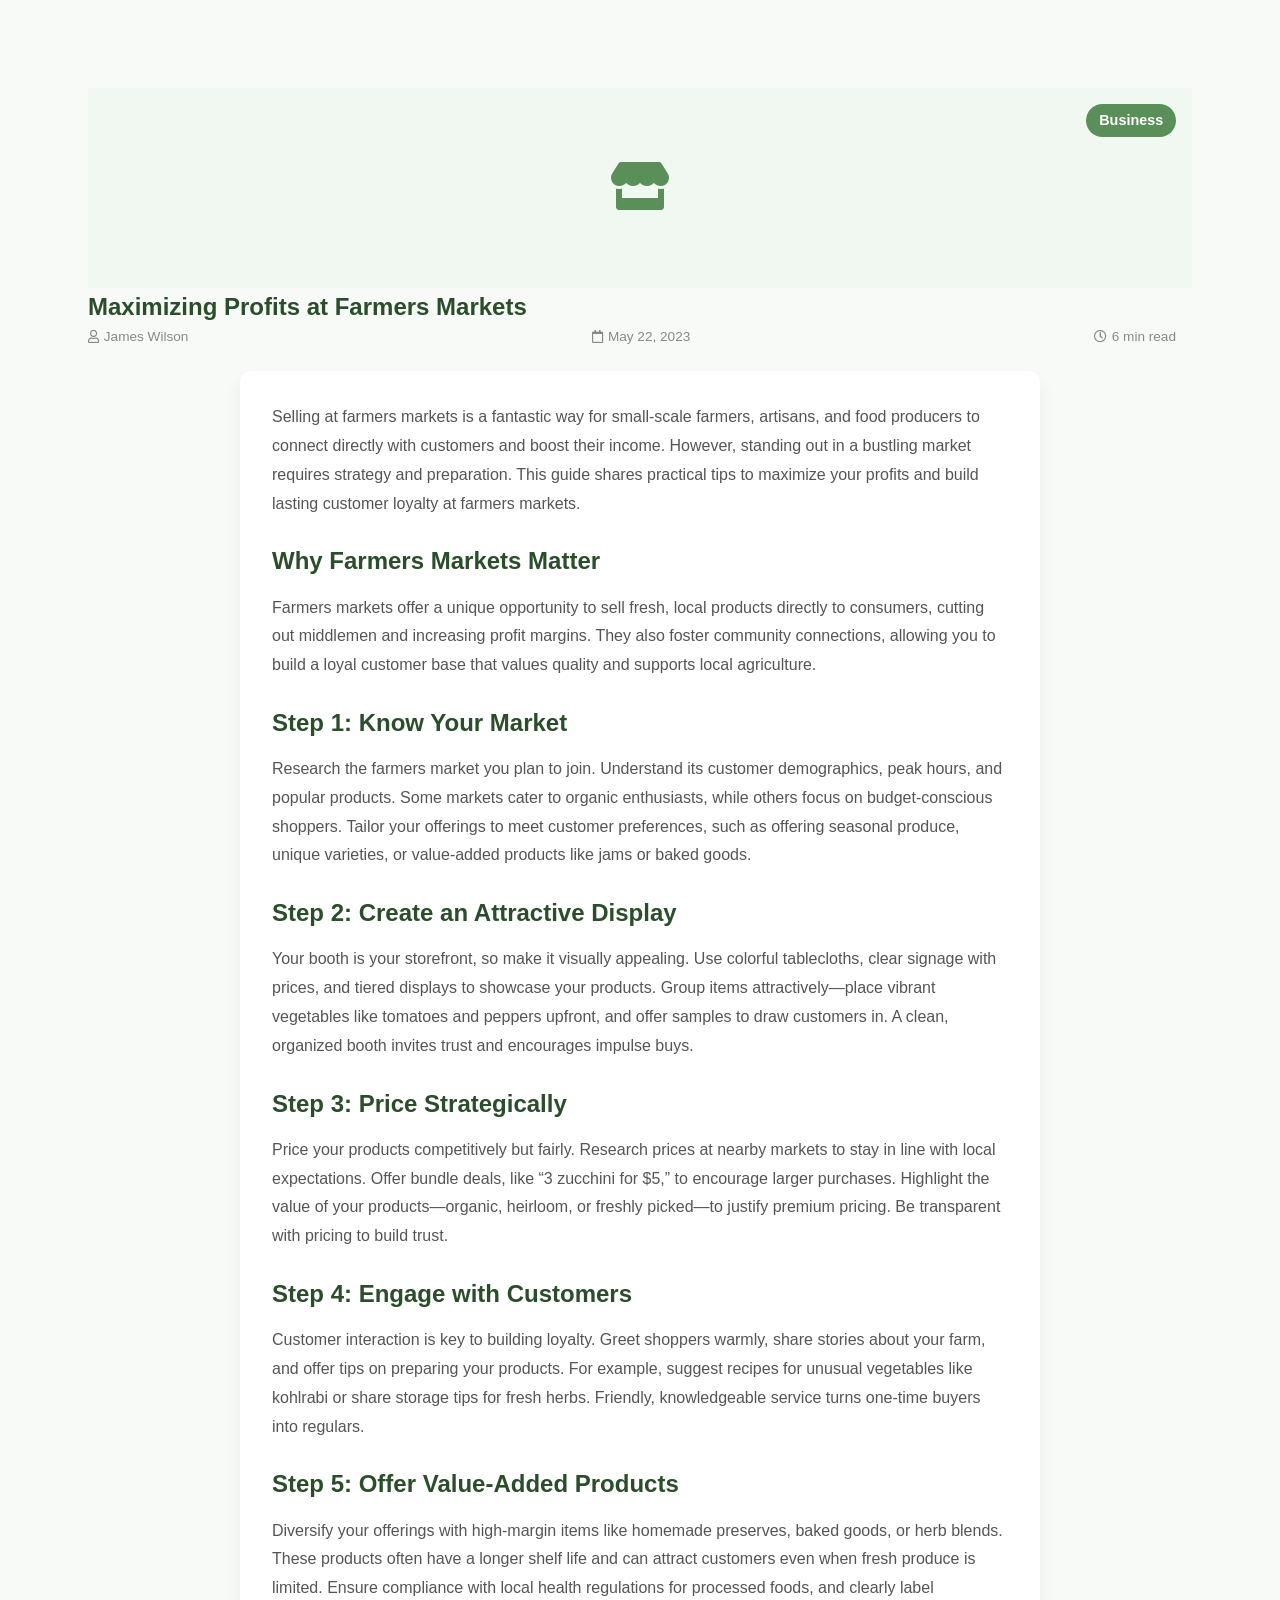
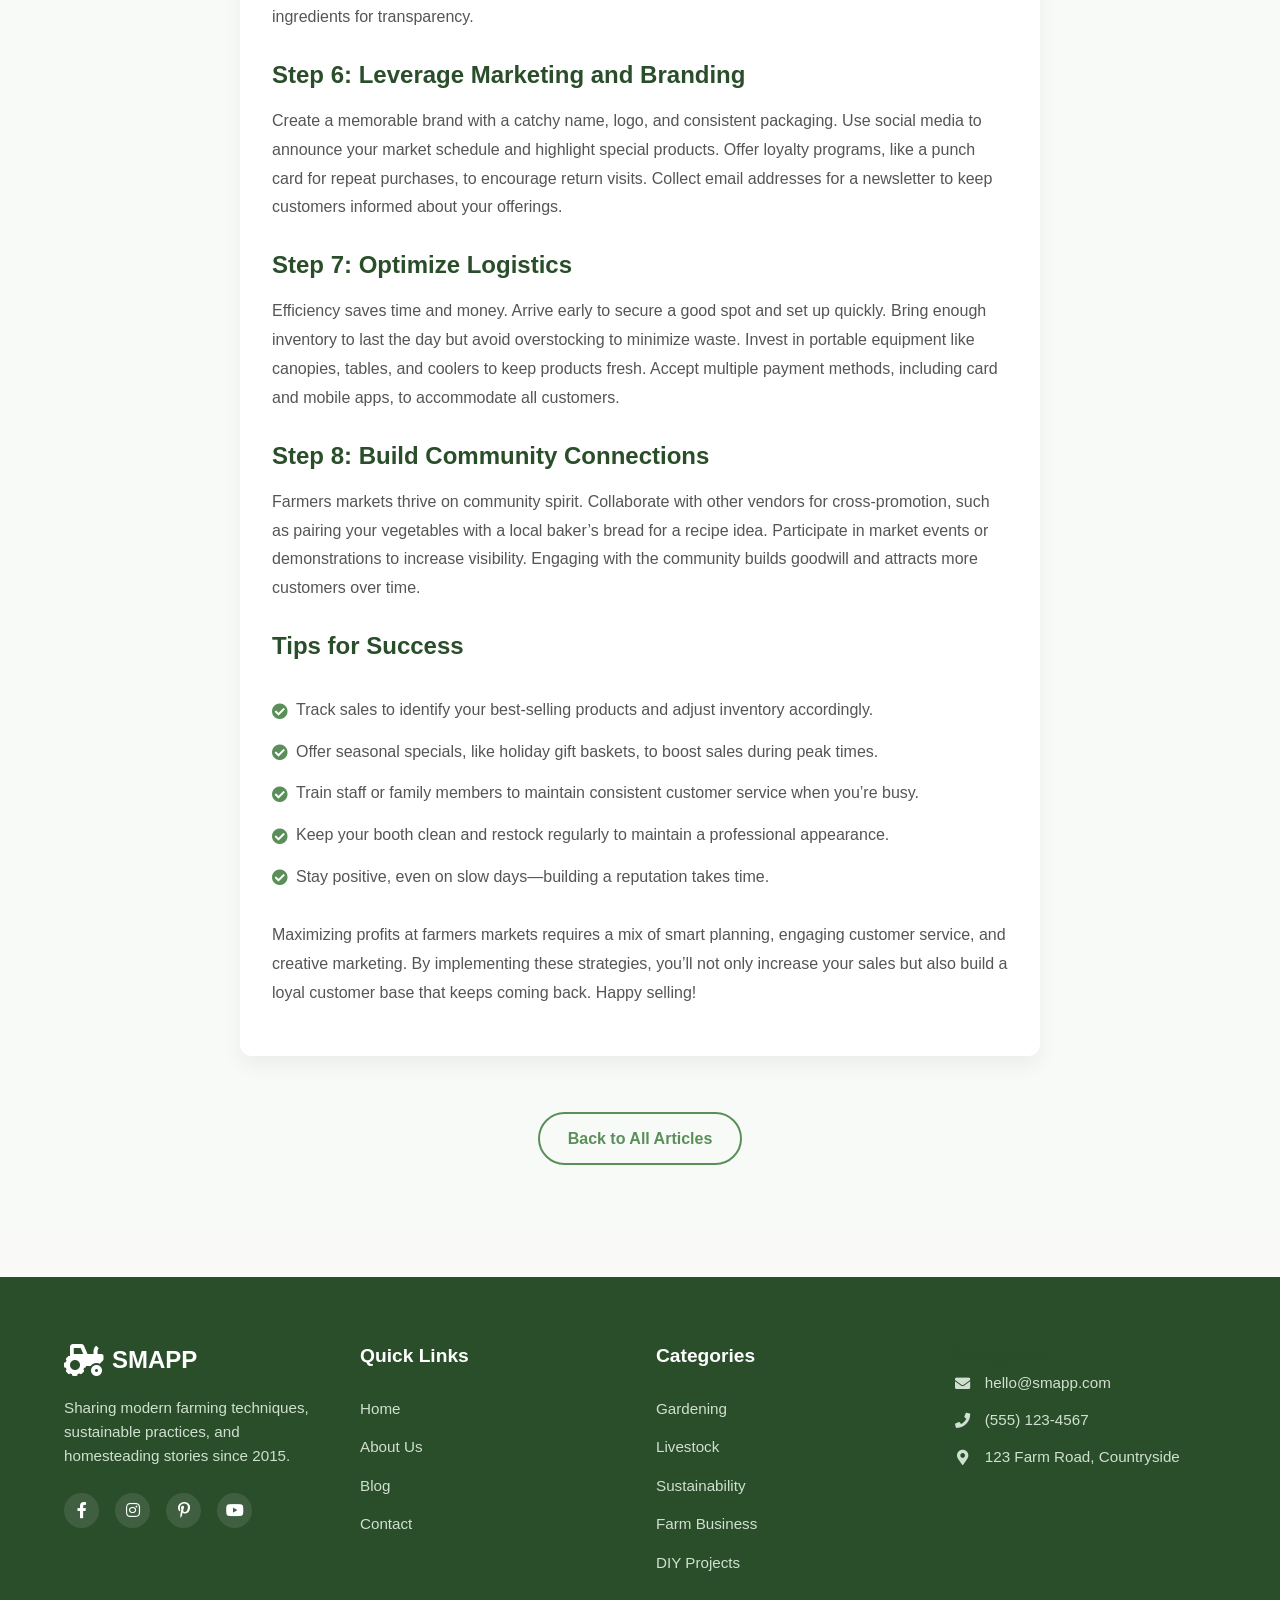
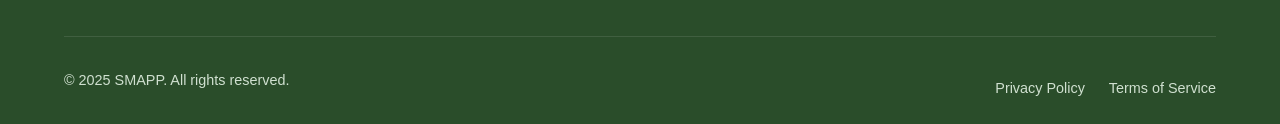
<file: maximizing-profits-farmers-markets (1).html>
<!DOCTYPE html>
<html lang="en">
<head>
    <meta charset="UTF-8">
    <meta name="viewport" content="width=device-width, initial-scale=1.0">
    <title>Maximizing Profits at Farmers Markets</title>
    <link rel="stylesheet" href="https://cdnjs.cloudflare.com/ajax/libs/font-awesome/5.15.4/css/all.min.css">
    <link rel="stylesheet" href="styles.css">
</head>
<body>
    <section id="article" class="article-detail">
        <div class="container">
            <article class="post-content">
                <div class="post-image">
                    <div class="image-placeholder">
                        <i class="fas fa-store"></i>
                    </div>
                    <span class="category-tag">Business</span>
                </div>
                <h2>Maximizing Profits at Farmers Markets</h2>
                <div class="post-meta">
                    <span><i class="far fa-user"></i> James Wilson</span>
                    <span><i class="far fa-calendar"></i> May 22, 2023</span>
                    <span><i class="far fa-clock"></i> 6 min read</span>
                </div>
                <div class="article-content">
                    <p>Selling at farmers markets is a fantastic way for small-scale farmers, artisans, and food producers to connect directly with customers and boost their income. However, standing out in a bustling market requires strategy and preparation. This guide shares practical tips to maximize your profits and build lasting customer loyalty at farmers markets.</p>

                    <h3>Why Farmers Markets Matter</h3>
                    <p>Farmers markets offer a unique opportunity to sell fresh, local products directly to consumers, cutting out middlemen and increasing profit margins. They also foster community connections, allowing you to build a loyal customer base that values quality and supports local agriculture.</p>

                    <h3>Step 1: Know Your Market</h3>
                    <p>Research the farmers market you plan to join. Understand its customer demographics, peak hours, and popular products. Some markets cater to organic enthusiasts, while others focus on budget-conscious shoppers. Tailor your offerings to meet customer preferences, such as offering seasonal produce, unique varieties, or value-added products like jams or baked goods.</p>

                    <h3>Step 2: Create an Attractive Display</h3>
                    <p>Your booth is your storefront, so make it visually appealing. Use colorful tablecloths, clear signage with prices, and tiered displays to showcase your products. Group items attractively—place vibrant vegetables like tomatoes and peppers upfront, and offer samples to draw customers in. A clean, organized booth invites trust and encourages impulse buys.</p>

                    <h3>Step 3: Price Strategically</h3>
                    <p>Price your products competitively but fairly. Research prices at nearby markets to stay in line with local expectations. Offer bundle deals, like “3 zucchini for $5,” to encourage larger purchases. Highlight the value of your products—organic, heirloom, or freshly picked—to justify premium pricing. Be transparent with pricing to build trust.</p>

                    <h3>Step 4: Engage with Customers</h3>
                    <p>Customer interaction is key to building loyalty. Greet shoppers warmly, share stories about your farm, and offer tips on preparing your products. For example, suggest recipes for unusual vegetables like kohlrabi or share storage tips for fresh herbs. Friendly, knowledgeable service turns one-time buyers into regulars.</p>

                    <h3>Step 5: Offer Value-Added Products</h3>
                    <p>Diversify your offerings with high-margin items like homemade preserves, baked goods, or herb blends. These products often have a longer shelf life and can attract customers even when fresh produce is limited. Ensure compliance with local health regulations for processed foods, and clearly label ingredients for transparency.</p>

                    <h3>Step 6: Leverage Marketing and Branding</h3>
                    <p>Create a memorable brand with a catchy name, logo, and consistent packaging. Use social media to announce your market schedule and highlight special products. Offer loyalty programs, like a punch card for repeat purchases, to encourage return visits. Collect email addresses for a newsletter to keep customers informed about your offerings.</p>

                    <h3>Step 7: Optimize Logistics</h3>
                    <p>Efficiency saves time and money. Arrive early to secure a good spot and set up quickly. Bring enough inventory to last the day but avoid overstocking to minimize waste. Invest in portable equipment like canopies, tables, and coolers to keep products fresh. Accept multiple payment methods, including card and mobile apps, to accommodate all customers.</p>

                    <h3>Step 8: Build Community Connections</h3>
                    <p>Farmers markets thrive on community spirit. Collaborate with other vendors for cross-promotion, such as pairing your vegetables with a local baker’s bread for a recipe idea. Participate in market events or demonstrations to increase visibility. Engaging with the community builds goodwill and attracts more customers over time.</p>

                    <h3>Tips for Success</h3>
                    <ul>
                        <li>Track sales to identify your best-selling products and adjust inventory accordingly.</li>
                        <li>Offer seasonal specials, like holiday gift baskets, to boost sales during peak times.</li>
                        <li>Train staff or family members to maintain consistent customer service when you’re busy.</li>
                        <li>Keep your booth clean and restock regularly to maintain a professional appearance.</li>
                        <li>Stay positive, even on slow days—building a reputation takes time.</li>
                    </ul>

                    <p>Maximizing profits at farmers markets requires a mix of smart planning, engaging customer service, and creative marketing. By implementing these strategies, you’ll not only increase your sales but also build a loyal customer base that keeps coming back. Happy selling!</p>
                </div>
            </article>
            <div class="back-to-articles">
                <a href="Articles.html" class="btn btn-secondary">Back to All Articles</a>
            </div>
        </div>
    </section>
    <footer>
        <div class="container">
            <div class="footer-content">
                <div class="footer-about">
                    <div class="footer-logo">
                        <i class="fas fa-tractor"></i>
                        <span>SMAPP</span>
                    </div>
                    <p>Sharing modern farming techniques, sustainable practices, and homesteading stories since 2015.</p>
                    <div class="social-links">
                        <a href="#"><i class="fab fa-facebook-f"></i></a>
                        <a href="#"><i class="fab fa-instagram"></i></a>
                        <a href="#"><i class="fab fa-pinterest-p"></i></a>
                        <a href="#"><i class="fab fa-youtube"></i></a>
                    </div>
                </div>
                <div class="footer-links">
                    <h3>Quick Links</h3>
                    <ul>
                        <li><a href="index.html">Home</a></li>
                        <li><a href="#about">About Us</a></li>
                        <li><a href="#blog">Blog</a></li>
                        <li><a href="#contact">Contact</a></li>
                    </ul>
                </div>
                <div class="footer-links">
                    <h3>Categories</h3>
                    <ul>
                        <li><a href="#">Gardening</a></li>
                        <li><a href="#">Livestock</a></li>
                        <li><a href="#">Sustainability</a></li>
                        <li><a href="#">Farm Business</a></li>
                        <li><a href="#">DIY Projects</a></li>
                    </ul>
                </div>
                <div class="footer-contact">
                    <h3>Contact Us</h3>
                    <p><i class="fas fa-envelope"></i> hello@smapp.com</p>
                    <p><i class="fas fa-phone"></i> (555) 123-4567</p>
                    <p><i class="fas fa-map-marker-alt"></i> 123 Farm Road, Countryside</p>
                </div>
            </div>
            <div class="footer-bottom">
                <p>&copy; 2025 SMAPP. All rights reserved.</p>
                <div class="footer-legal">
                    <a href="#">Privacy Policy</a>
                    <a href="#">Terms of Service</a>
                </div>
            </div>
        </div>
    </footer>
    
    <script type="text/javascript">
        var gk_isXlsx = false;
        var gk_xlsxFileLookup = {};
        var gk_fileData = {};
        function filledCell(cell) {
          return cell !== '' && cell != null;
        }
        function loadFileData(filename) {
        if (gk_isXlsx && gk_xlsxFileLookup[filename]) {
            try {
                var workbook = XLSX.read(gk_fileData[filename], { type: 'base64' });
                var firstSheetName = workbook.SheetNames[0];
                var worksheet = workbook.Sheets[firstSheetName];

                // Convert sheet to JSON to filter blank rows
                var jsonData = XLSX.utils.sheet_to_json(worksheet, { header: 1, blankrows: false, defval: '' });
                // Filter out blank rows (rows where all cells are empty, null, or undefined)
                var filteredData = jsonData.filter(row => row.some(filledCell));

                // Heuristic to find the header row by ignoring rows with fewer filled cells than the next row
                var headerRowIndex = filteredData.findIndex((row, index) =>
                  row.filter(filledCell).length >= filteredData[index + 1]?.filter(filledCell).length
                );
                // Fallback
                if (headerRowIndex === -1 || headerRowIndex > 25) {
                  headerRowIndex = 0;
                }

                // Convert filtered JSON back to CSV
                var csv = XLSX.utils.aoa_to_sheet(filteredData.slice(headerRowIndex)); // Create a new sheet from filtered array of arrays
                csv = XLSX.utils.sheet_to_csv(csv, { header: 1 });
                return csv;
            } catch (e) {
                console.error(e);
                return "";
            }
        }
        return gk_fileData[filename] || "";
        }
        </script>
    <script src="script.js"></script>
    <script>
(function(){if(!window.chatbase||window.chatbase("getState")!=="initialized"){window.chatbase=(...arguments)=>{if(!window.chatbase.q){window.chatbase.q=[]}window.chatbase.q.push(arguments)};window.chatbase=new Proxy(window.chatbase,{get(target,prop){if(prop==="q"){return target.q}return(...args)=>target(prop,...args)}})}const onLoad=function(){const script=document.createElement("script");script.src="https://www.chatbase.co/embed.min.js";script.id="EK2ZR9FNbTwQjZ9c8VJAH";script.domain="www.chatbase.co";document.body.appendChild(script)};if(document.readyState==="complete"){onLoad()}else{window.addEventListener("load",onLoad)}})();
</script>
</body>
</html>
</file>
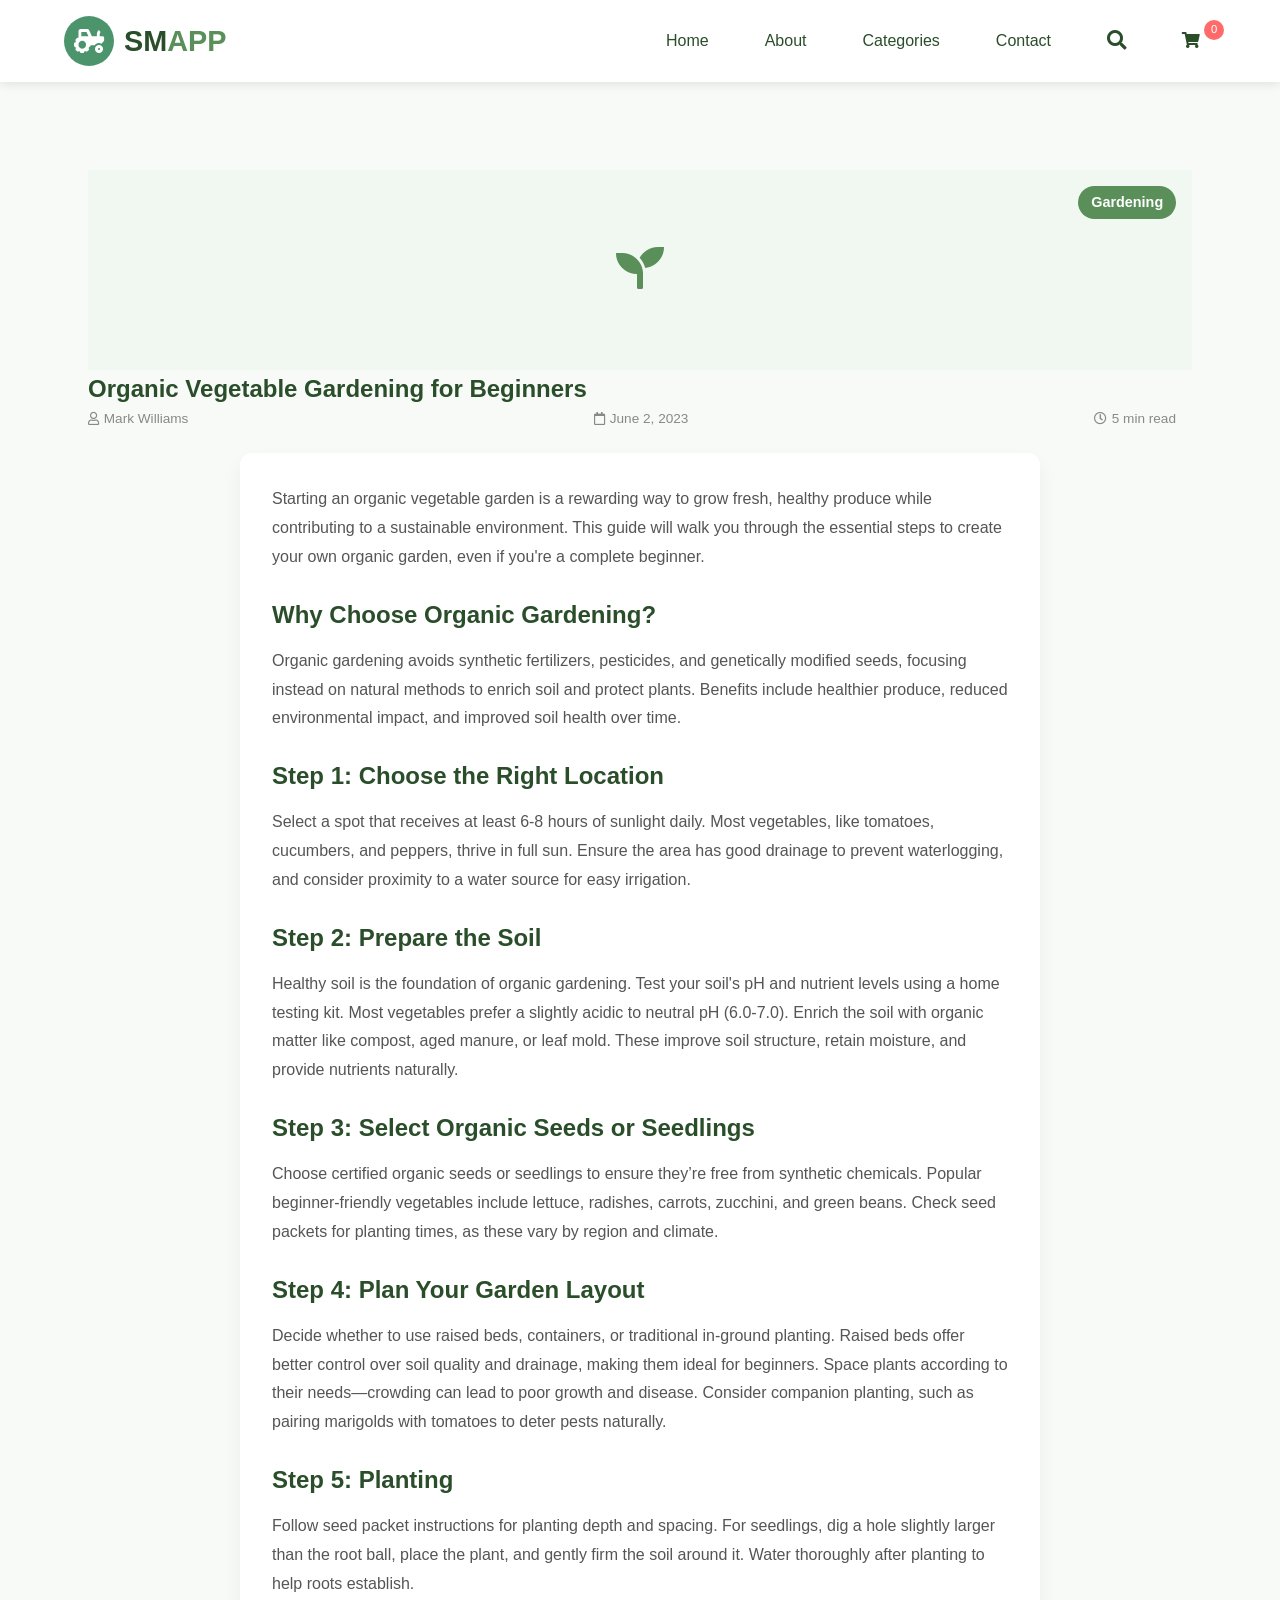
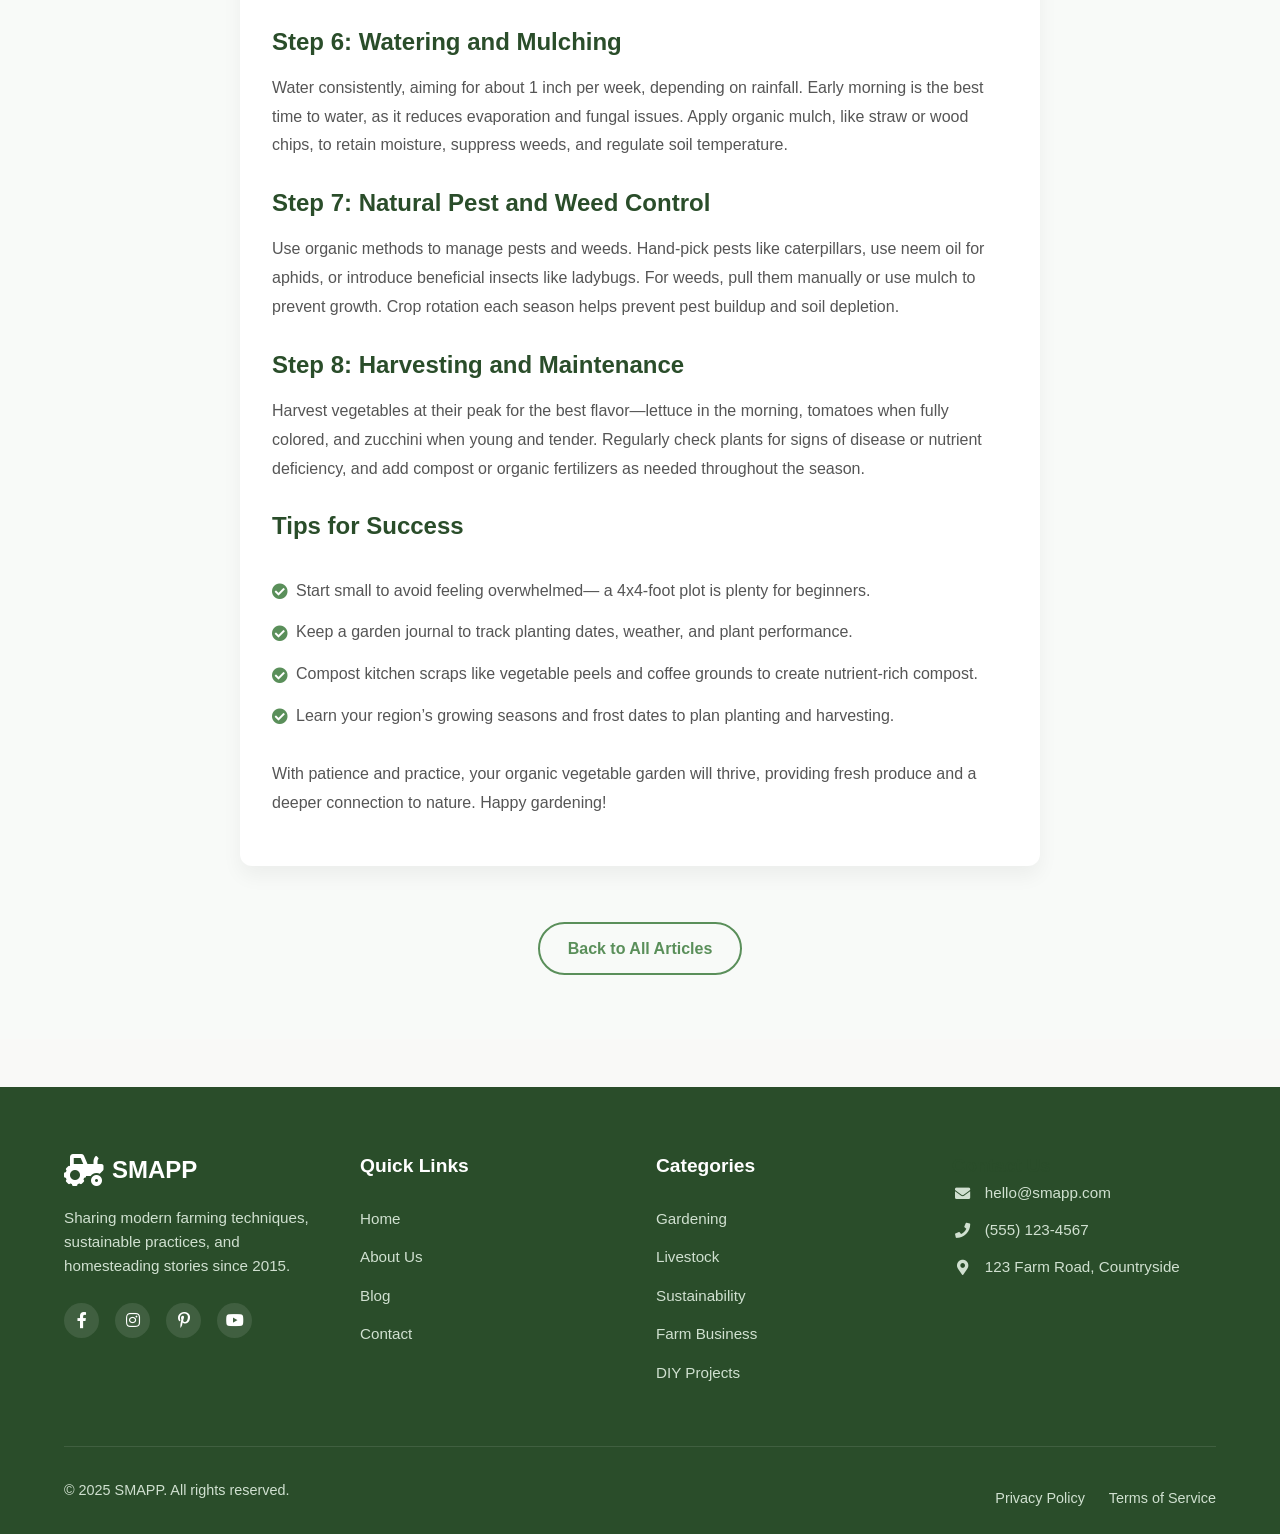
<file: organic-vegetable-gardening.html>
<!DOCTYPE html>
<html lang="en">
<head>
    <meta charset="UTF-8">
    <meta name="viewport" content="width=device-width, initial-scale=1.0">
    <title>Organic Vegetable Gardening for Beginners</title>
    <link rel="stylesheet" href="https://cdnjs.cloudflare.com/ajax/libs/font-awesome/5.15.4/css/all.min.css">
    <link rel="stylesheet" href="styles.css">
</head>
<body>
    <header>
        <div class="container header-container">
            <div class="logo-container">
                <a href="index.html" class="logo">
                    <div class="logo-img">
                        <i class="fas fa-tractor"></i>
                    </div>
                    <span class="logo-text">SM<span>APP</span></span>
                </a>
            </div>
            <button class="mobile-menu-btn" id="mobileMenuBtn">☰</button>
            <nav id="mainNav">
                <ul>
                    <li><a href="index.html">Home</a></li>
                    <li><a href="#about">About</a></li>
                    <li><a href="#categories">Categories</a></li>
                    <li><a href="#contact">Contact</a></li>
                    <li><a href="#" class="search-btn" id="searchBtn"><i class="fas fa-search"></i></a></li>
                    <li class="cart-icon">
                        <a href="cart.html">
                            <i class="fas fa-shopping-cart"></i>
                            <span class="cart-count">0</span>
                        </a>
                    </li>
                </ul>
            </nav>
        </div>
        <div class="search-container" id="searchContainer">
            <input type="text" placeholder="Search articles..." id="searchInput">
            <button id="searchSubmit"><i class="fas fa-search"></i></button>
        </div>
    </header>
    <section id="article" class="article-detail">
        <div class="container">
            <article class="post-content">
                <div class="post-image">
                    <div class="image-placeholder">
                        <i class="fas fa-seedling"></i>
                    </div>
                    <span class="category-tag">Gardening</span>
                </div>
                <h2>Organic Vegetable Gardening for Beginners</h2>
                <div class="post-meta">
                    <span><i class="far fa-user"></i> Mark Williams</span>
                    <span><i class="far fa-calendar"></i> June 2, 2023</span>
                    <span><i class="far fa-clock"></i> 5 min read</span>
                </div>
                <div class="article-content">
                    <p>Starting an organic vegetable garden is a rewarding way to grow fresh, healthy produce while contributing to a sustainable environment. This guide will walk you through the essential steps to create your own organic garden, even if you're a complete beginner.</p>

                    <h3>Why Choose Organic Gardening?</h3>
                    <p>Organic gardening avoids synthetic fertilizers, pesticides, and genetically modified seeds, focusing instead on natural methods to enrich soil and protect plants. Benefits include healthier produce, reduced environmental impact, and improved soil health over time.</p>

                    <h3>Step 1: Choose the Right Location</h3>
                    <p>Select a spot that receives at least 6-8 hours of sunlight daily. Most vegetables, like tomatoes, cucumbers, and peppers, thrive in full sun. Ensure the area has good drainage to prevent waterlogging, and consider proximity to a water source for easy irrigation.</p>

                    <h3>Step 2: Prepare the Soil</h3>
                    <p>Healthy soil is the foundation of organic gardening. Test your soil's pH and nutrient levels using a home testing kit. Most vegetables prefer a slightly acidic to neutral pH (6.0-7.0). Enrich the soil with organic matter like compost, aged manure, or leaf mold. These improve soil structure, retain moisture, and provide nutrients naturally.</p>

                    <h3>Step 3: Select Organic Seeds or Seedlings</h3>
                    <p>Choose certified organic seeds or seedlings to ensure they’re free from synthetic chemicals. Popular beginner-friendly vegetables include lettuce, radishes, carrots, zucchini, and green beans. Check seed packets for planting times, as these vary by region and climate.</p>

                    <h3>Step 4: Plan Your Garden Layout</h3>
                    <p>Decide whether to use raised beds, containers, or traditional in-ground planting. Raised beds offer better control over soil quality and drainage, making them ideal for beginners. Space plants according to their needs—crowding can lead to poor growth and disease. Consider companion planting, such as pairing marigolds with tomatoes to deter pests naturally.</p>

                    <h3>Step 5: Planting</h3>
                    <p>Follow seed packet instructions for planting depth and spacing. For seedlings, dig a hole slightly larger than the root ball, place the plant, and gently firm the soil around it. Water thoroughly after planting to help roots establish.</p>

                    <h3>Step 6: Watering and Mulching</h3>
                    <p>Water consistently, aiming for about 1 inch per week, depending on rainfall. Early morning is the best time to water, as it reduces evaporation and fungal issues. Apply organic mulch, like straw or wood chips, to retain moisture, suppress weeds, and regulate soil temperature.</p>

                    <h3>Step 7: Natural Pest and Weed Control</h3>
                    <p>Use organic methods to manage pests and weeds. Hand-pick pests like caterpillars, use neem oil for aphids, or introduce beneficial insects like ladybugs. For weeds, pull them manually or use mulch to prevent growth. Crop rotation each season helps prevent pest buildup and soil depletion.</p>

                    <h3>Step 8: Harvesting and Maintenance</h3>
                    <p>Harvest vegetables at their peak for the best flavor—lettuce in the morning, tomatoes when fully colored, and zucchini when young and tender. Regularly check plants for signs of disease or nutrient deficiency, and add compost or organic fertilizers as needed throughout the season.</p>

                    <h3>Tips for Success</h3>
                    <ul>
                        <li>Start small to avoid feeling overwhelmed— a 4x4-foot plot is plenty for beginners.</li>
                        <li>Keep a garden journal to track planting dates, weather, and plant performance.</li>
                        <li>Compost kitchen scraps like vegetable peels and coffee grounds to create nutrient-rich compost.</li>
                        <li>Learn your region’s growing seasons and frost dates to plan planting and harvesting.</li>
                    </ul>

                    <p>With patience and practice, your organic vegetable garden will thrive, providing fresh produce and a deeper connection to nature. Happy gardening!</p>
                </div>
            </article>
            <div class="back-to-articles">
                <a href="Articles.html" class="btn btn-secondary">Back to All Articles</a>
            </div>
        </div>
    </section>
    <footer>
        <div class="container">
            <div class="footer-content">
                <div class="footer-about">
                    <div class="footer-logo">
                        <i class="fas fa-tractor"></i>
                        <span>SMAPP</span>
                    </div>
                    <p>Sharing modern farming techniques, sustainable practices, and homesteading stories since 2015.</p>
                    <div class="social-links">
                        <a href="#"><i class="fab fa-facebook-f"></i></a>
                        <a href="#"><i class="fab fa-instagram"></i></a>
                        <a href="#"><i class="fab fa-pinterest-p"></i></a>
                        <a href="#"><i class="fab fa-youtube"></i></a>
                    </div>
                </div>
                <div class="footer-links">
                    <h3>Quick Links</h3>
                    <ul>
                        <li><a href="index.html">Home</a></li>
                        <li><a href="#about">About Us</a></li>
                        <li><a href="#blog">Blog</a></li>
                        <li><a href="#contact">Contact</a></li>
                    </ul>
                </div>
                <div class="footer-links">
                    <h3>Categories</h3>
                    <ul>
                        <li><a href="#">Gardening</a></li>
                        <li><a href="#">Livestock</a></li>
                        <li><a href="#">Sustainability</a></li>
                        <li><a href="#">Farm Business</a></li>
                        <li><a href="#">DIY Projects</a></li>
                    </ul>
                </div>
                <div class="footer-contact">
                    <h3>Contact Us</h3>
                    <p><i class="fas fa-envelope"></i> hello@smapp.com</p>
                    <p><i class="fas fa-phone"></i> (555) 123-4567</p>
                    <p><i class="fas fa-map-marker-alt"></i> 123 Farm Road, Countryside</p>
                </div>
            </div>
            <div class="footer-bottom">
                <p>&copy; 2025 SMAPP. All rights reserved.</p>
                <div class="footer-legal">
                    <a href="#">Privacy Policy</a>
                    <a href="#">Terms of Service</a>
                </div>
            </div>
        </div>
    </footer>

    <script type="text/javascript">
        var gk_isXlsx = false;
        var gk_xlsxFileLookup = {};
        var gk_fileData = {};
        function filledCell(cell) {
          return cell !== '' && cell != null;
        }
        function loadFileData(filename) {
        if (gk_isXlsx && gk_xlsxFileLookup[filename]) {
            try {
                var workbook = XLSX.read(gk_fileData[filename], { type: 'base64' });
                var firstSheetName = workbook.SheetNames[0];
                var worksheet = workbook.Sheets[firstSheetName];

                // Convert sheet to JSON to filter blank rows
                var jsonData = XLSX.utils.sheet_to_json(worksheet, { header: 1, blankrows: false, defval: '' });
                // Filter out blank rows (rows where all cells are empty, null, or undefined)
                var filteredData = jsonData.filter(row => row.some(filledCell));

                // Heuristic to find the header row by ignoring rows with fewer filled cells than the next row
                var headerRowIndex = filteredData.findIndex((row, index) =>
                  row.filter(filledCell).length >= filteredData[index + 1]?.filter(filledCell).length
                );
                // Fallback
                if (headerRowIndex === -1 || headerRowIndex > 25) {
                  headerRowIndex = 0;
                }

                // Convert filtered JSON back to CSV
                var csv = XLSX.utils.aoa_to_sheet(filteredData.slice(headerRowIndex)); // Create a new sheet from filtered array of arrays
                csv = XLSX.utils.sheet_to_csv(csv, { header: 1 });
                return csv;
            } catch (e) {
                console.error(e);
                return "";
            }
        }
        return gk_fileData[filename] || "";
        }
        </script>
    <script src="script.js"></script>
    <script>
(function(){if(!window.chatbase||window.chatbase("getState")!=="initialized"){window.chatbase=(...arguments)=>{if(!window.chatbase.q){window.chatbase.q=[]}window.chatbase.q.push(arguments)};window.chatbase=new Proxy(window.chatbase,{get(target,prop){if(prop==="q"){return target.q}return(...args)=>target(prop,...args)}})}const onLoad=function(){const script=document.createElement("script");script.src="https://www.chatbase.co/embed.min.js";script.id="EK2ZR9FNbTwQjZ9c8VJAH";script.domain="www.chatbase.co";document.body.appendChild(script)};if(document.readyState==="complete"){onLoad()}else{window.addEventListener("load",onLoad)}})();
</script>
</body>
</html>
</file>
<file: styles.css>
/* CSS Reset */
* {
    margin: 0;
    padding: 0;
    box-sizing: border-box;
    font-family: 'Segoe UI', Tahoma, Geneva, Verdana, sans-serif;
}

body {
    line-height: 1.6;
    color: #333;
    background-color: #f9f9f7;
}

/* Typography */
h1, h2, h3, h4 {
    font-weight: 700;
    color: #2a4d2a;
}

p {
    margin-bottom: 1rem;
}

a {
    text-decoration: none;
    color: inherit;
}

/* Header Styles */
header {
    background-color: #fff;
    padding: 1rem 0;
    position: sticky;
    top: 0;
    z-index: 100;
    box-shadow: 0 2px 10px rgba(0,0,0,0.1);
}

.container {
    width: 90%;
    max-width: 1200px;
    margin: 0 auto;
}

.header-container {
    display: flex;
    justify-content: space-between;
    align-items: center;
}

/* Logo Styles */
.logo-container {
    display: flex;
    align-items: center;
}

.logo {
    display: flex;
    align-items: center;
}

.logo-img {
    height: 50px;
    width: 50px;
    background-color: #4c956c;
    border-radius: 50%;
    display: flex;
    align-items: center;
    justify-content: center;
    margin-right: 10px;
    color: white;
    font-size: 1.5rem;
}

.logo-text {
    font-size: 1.8rem;
    font-weight: bold;
    color: #2a4d2a;
}

.logo-text span {
    color: #5a8f5a;
}

/* Navigation */
nav ul {
    display: flex;
    list-style: none;
    align-items: center;
}

nav ul li {
    margin-left: 1.5rem;
}

nav ul li a {
    color: #2a4d2a;
    font-weight: 500;
    transition: color 0.3s, background-color 0.3s;
    padding: 0.5rem 1rem;
    border-radius: 5px;
}

nav ul li a:hover {
    color: #5a8f5a;
    background-color: #f1f8f1;
}

nav ul li a.active {
    color: #5a8f5a;
    background-color: #f1f8f1;
    font-weight: bold;
}

.search-btn {
    font-size: 1.2rem;
    cursor: pointer;
}

.mobile-menu-btn {
    display: none;
    background: none;
    border: none;
    color: #2a4d2a;
    font-size: 1.5rem;
    cursor: pointer;
}

/* Search Container */
.search-container {
    display: none;
    padding: 1rem 0;
    background-color: #f1f8f1;
    justify-content: center;
}

.search-container.active {
    display: flex;
}

.search-container input {
    width: 60%;
    padding: 0.8rem 1rem;
    border: 1px solid #ddd;
    border-radius: 5px 0 0 5px;
    font-size: 1rem;
    transition: border-color 0.3s;
}

.search-container input:focus {
    border-color: #5a8f5a;
    outline: none;
}

.search-container button {
    padding: 0 1rem;
    background-color: #5a8f5a;
    color: white;
    border: none;
    border-radius: 0 5px 5px 0;
    cursor: pointer;
    transition: background-color 0.3s;
}

.search-container button:hover {
    background-color: #4a7d4a;
}

/* ================== DASHBOARD ================== */
.dashboard-wrapper {
    max-width: 1000px;
    width: 100%;
    background: rgba(25, 35, 45, 0.8);
    border-radius: 20px;
    box-shadow: 0 15px 25px rgba(0, 0, 0, 0.5);
    overflow: hidden;
}

.dashboard-header {
    background: linear-gradient(90deg, #2c5c2c, #3a7a3a);
    padding: 25px 30px;
    text-align: center;
}

.dashboard-header h1 {
    font-size: 28px;
    margin-bottom: 5px;
    color: #fff;
}

.dashboard-header p {
    font-size: 16px;
    opacity: 0.8;
}

.sensor-grid {
    display: grid;
    grid-template-columns: repeat(auto-fit, minmax(300px, 1fr));
    gap: 20px;
    padding: 30px;
}

.sensor-card {
    background: rgba(35, 45, 55, 0.7);
    border-radius: 15px;
    padding: 20px;
    box-shadow: 0 5px 15px rgba(0, 0, 0, 0.3);
    transition: transform 0.3s ease;
}

.sensor-card:hover {
    transform: translateY(-5px);
}

.sensor-header {
    display: flex;
    align-items: center;
    margin-bottom: 15px;
    border-bottom: 1px solid rgba(255, 255, 255, 0.1);
    padding-bottom: 10px;
}

.sensor-icon {
    width: 50px;
    height: 50px;
    background: linear-gradient(135deg, #3a7a3a, #2c5c2c);
    border-radius: 50%;
    display: flex;
    justify-content: center;
    align-items: center;
    margin-right: 15px;
    font-size: 20px;
}

.sensor-info h3 {
    font-size: 18px;
    margin-bottom: 5px;
}

.sensor-info p {
    font-size: 14px;
    opacity: 0.7;
}

.sensor-status {
    display: flex;
    justify-content: space-between;
    margin: 15px 0;
    padding: 10px;
    background: rgba(0, 0, 0, 0.2);
    border-radius: 10px;
}

.status-indicator {
    display: flex;
    align-items: center;
}

.status-dot {
    width: 12px;
    height: 12px;
    border-radius: 50%;
    margin-right: 8px;
}

.online {
    background: #1caf63;
    box-shadow: 0 0 8px #1caf63;
}

.offline {
    background: #f44336;
    box-shadow: 0 0 8px #f44336;
}

.sensor-value {
    font-weight: bold;
    font-size: 18px;
}

.sensor-controls {
    display: flex;
    justify-content: space-between;
    margin-top: 20px;
}

.control-btn {
    flex: 1;
    margin: 0 5px;
    padding: 12px 0;
    border: none;
    border-radius: 8px;
    font-weight: bold;
    cursor: pointer;
    transition: all 0.3s ease;
    display: flex;
    justify-content: center;
    align-items: center;
}

.btn-on {
    background: linear-gradient(to right, #1caf63, #02351d);
    color: white;
}

.btn-off {
    background: linear-gradient(to right, #f44336, #c62828);
    color: white;
}

.btn-auto {
    background: linear-gradient(to right, #2196F3, #1976D2);
    color: white;
}

.control-btn i {
    margin-right: 8px;
}

.control-btn:hover {
    transform: scale(1.05);
    box-shadow: 0 0 15px rgba(0, 0, 0, 0.4);
}

.btn-on.active {
    box-shadow: 0 0 15px #497d49;
}

.btn-off.active {
    box-shadow: 0 0 15px #f44336;
}

.btn-auto.active {
    box-shadow: 0 0 15px #2196F3;
}

.footer {
    text-align: center;
    padding: 20px;
    border-top: 1px solid rgba(255, 255, 255, 0.1);
    font-size: 14px;
    opacity: 0.7;
}

/* Featured Post */
.featured-post {
    background: linear-gradient(rgba(0, 0, 0, 0.4), rgba(0, 0, 0, 0.4)), url('https://images.unsplash.com/photo-1500595046743-cd271d694d30?ixlib=rb-4.0.3&ixid=M3wxMjA3fDB8MHxwaG90by1wYWdlfHx8fGVufDB8fHx8fA%3D%3D&auto=format&fit=crop&w=2074&q=80');
    background-size: cover;
    background-position: center;
    height: 70vh;
    display: flex;
    align-items: center;
    color: white;
    margin-bottom: 3rem;
}

.featured-content {
    max-width: 800px;
}

/* Button Styles */
.btn {
    display: inline-block;
    padding: 12px 28px;
    border-radius: 50px;
    font-weight: 600;
    transition: all 0.3s;
    text-align: center;
    cursor: pointer;
    text-decoration: none;
}

.btn-primary {
    background: #ffd166;
    color: #2d3e21;
    border: 2px solid #ffd166;
}

.btn-primary:hover {
    background: transparent;
    color: #ffd166;
}

.btn-secondary {
    background-color: transparent;
    color: #5a8f5a;
    border: 2px solid #5a8f5a;
}

.btn-secondary:hover {
    background-color: rgba(90, 143, 90, 0.1);
}

/* Weather Widget */
.weather-widget {
    background: linear-gradient(135deg, #4a7c59 0%, #87a878 100%);
    border-radius: 18px;
    padding: 25px;
    color: white;
    box-shadow: 0 10px 20px rgba(0, 0, 0, 0.1);
    width: 100%;
    margin: 0 auto;
}

.weather-header {
    display: flex;
    justify-content: space-between;
    align-items: center;
    margin-bottom: 20px;
}

.category-tag {
    background: rgba(255, 255, 255, 0.2);
    padding: 8px 16px;
    border-radius: 20px;
    font-weight: 600;
    font-size: 0.9rem;
    backdrop-filter: blur(5px);
}

.weather-refresh {
    background: rgba(255, 255, 255, 0.2);
    border: none;
    color: white;
    width: 40px;
    height: 40px;
    border-radius: 50%;
    cursor: pointer;
    transition: all 0.3s;
    display: flex;
    align-items: center;
    justify-content: center;
}

.weather-refresh:hover {
    background: rgba(255, 255, 255, 0.3);
    transform: rotate(45deg);
}

.weather-content {
    display: flex;
    justify-content: space-between;
    gap: 20px;
    margin-bottom: 25px;
}

.weather-main {
    flex: 1;
    text-align: center;
    padding: 20px;
    background: rgba(255, 255, 255, 0.15);
    border-radius: 16px;
    backdrop-filter: blur(5px);
}

.weather-icon {
    font-size: 4.5rem;
    margin-bottom: 15px;
    color: #ffd166;
}

.weather-temp {
    font-size: 3.5rem;
    font-weight: 700;
    line-height: 1;
    margin-bottom: 8px;
}

.weather-desc {
    font-size: 1.2rem;
    opacity: 0.9;
}

.weather-details {
    flex: 1;
    display: flex;
    flex-direction: column;
    justify-content: space-around;
    background: rgba(255, 255, 255, 0.15);
    border-radius: 16px;
    padding: 20px;
    backdrop-filter: blur(5px);
}

.weather-detail {
    display: flex;
    align-items: center;
    margin-bottom: 15px;
}

.weather-detail i {
    font-size: 1.5rem;
    margin-right: 15px;
    width: 30px;
    text-align: center;
    color: #ffd166;
}

.weather-detail span {
    font-size: 1.1rem;
}

.iot-sensors { 
    max-width: 720px; 
    margin: 0 auto; 
    font-family: system-ui, -apple-system, Segoe UI, Roboto, Helvetica, Arial, sans-serif; 
}

.iot-sensors h4 { 
    margin: 0 0 12px; 
    font-size: 1.25rem; 
}

.sensor-grid {
    display: grid;
    grid-template-columns: repeat(4, minmax(0,1fr));
    gap: 12px;
}

.sensor-card {
    display: grid;
    grid-template-rows: auto 1fr auto;
    gap: 8px;
    padding: 12px;
    border-radius: 14px;
    background: transparent;
    color: #e8eaed;
}

.sensor-name { 
    font-weight: 600; 
    display: flex; 
    align-items: center; 
    gap: 8px; 
    opacity: 0.9; 
}

.sensor-value {
    font-size: 1.6rem;
    font-variant-numeric: tabular-nums;
    line-height: 1;
    padding: 6px 0 2px;
}

.sensor-card.loading .sensor-value { 
    opacity: 0.6; 
}

/* Sensor read button */
.sensor-read {
    flex: 1;
    margin: 0 5px;
    padding: 12px 0;
    border: none;
    border-radius: 8px;
    font-weight: bold;
    cursor: pointer;
    transition: all 0.3s ease;
    display: flex;
    justify-content: center;
    align-items: center;
    background: linear-gradient(to right, #ffd166, #d4a017);
    color: #2d3e21;
}

.sensor-read:hover {
    transform: scale(1.05);
    box-shadow: 0 0 15px rgba(255, 209, 102, 0.6);
}

.sensor-read:active {
    transform: scale(0.95);
    background: linear-gradient(to right, #e6ba5c, #bc9014);
}

.sensor-read:disabled {
    opacity: 0.6;
    cursor: not-allowed;
    transform: none;
    box-shadow: none;
}

.sensor-read i {
    margin-right: 8px;
}

/* Adjust sensor controls for mobile */
.sensor-controls {
    display: flex;
    flex-wrap: wrap;
    gap: 8px;
    justify-content: space-between;
}

/* Mobile adjustments */
@media (max-width: 768px) {
    .sensor-read {
        padding: 8px 0;
        font-size: 14px;
        margin: 0 3px;
        min-width: 60px;
    }

    .sensor-read i {
        margin-right: 6px;
        font-size: 14px;
    }

    .sensor-read:hover {
        transform: none; /* Disable hover scale on touch devices */
        box-shadow: none;
    }

    .sensor-read:active {
        transform: scale(0.95);
        background: linear-gradient(to right, #e6ba5c, #bc9014);
        box-shadow: 0 0 10px rgba(255, 209, 102, 0.4);
    }

    .sensor-controls {
        display: grid;
        grid-template-columns: repeat(2, 1fr); /* 2 buttons per row */
        gap: 6px;
        padding: 5px;
    }

    .sensor-controls .control-btn {
        padding: 8px 0;
        font-size: 14px;
        margin: 0;
        min-width: 0;
    }

    .sensor-controls .control-btn i {
        font-size: 14px;
        margin-right: 6px;
    }
}

@media (max-width: 480px) {
    .sensor-read {
        font-size: 12px;
        padding: 6px 0;
    }

    .sensor-read i {
        font-size: 12px;
        margin-right: 4px;
    }

    .sensor-controls {
        grid-template-columns: 1fr; /* Stack buttons vertically on very small screens */
        gap: 4px;
    }

    .sensor-controls .control-btn {
        font-size: 12px;
        padding: 6px 0;
    }

    .sensor-controls .control-btn i {
        font-size: 12px;
        margin-right: 4px;
    }
}

.weather-footer {
    text-align: center;
    padding-top: 20px;
    border-top: 1px solid rgba(255, 255, 255, 0.2);
}

.post-meta {
    color: rgba(255, 255, 255, 0.85);
    margin-bottom: 15px;
    font-size: 0.95rem;
}

/* Category Tag */
.category-tag {
    display: inline-block;
    background-color: #5a8f5a;
    color: white;
    padding: 0.3rem 0.8rem;
    border-radius: 20px;
    font-size: 0.9rem;
    font-weight: bold;
}

/* Latest Posts */
.section-title {
    text-align: center;
    margin-bottom: 3rem;
    font-size: 2.2rem;
    position: relative;
}

.section-title::after {
    content: '';
    width: 80px;
    height: 4px;
    background-color: #5a8f5a;
    display: block;
    margin: 0.5rem auto;
    border-radius: 2px;
}

.posts-grid {
    display: grid;
    grid-template-columns: repeat(auto-fit, minmax(300px, 1fr));
    gap: 2rem;
    margin-bottom: 2rem;
}

.post-card {
    background: white;
    border-radius: 8px;
    overflow: hidden;
    box-shadow: 0 5px 15px rgba(0,0,0,0.05);
    transition: transform 0.3s, box-shadow 0.3s;
}

.post-card:hover {
    transform: translateY(-5px);
    box-shadow: 0 10px 25px rgba(0,0,0,0.1);
}

.post-image {
    position: relative;
    height: 200px;
    overflow: hidden;
    background-color: #f1f8f1;
    display: flex;
    align-items: center;
    justify-content: center;
}

.image-placeholder {
    font-size: 3rem;
    color: #5a8f5a;
}

.post-image .category-tag {
    position: absolute;
    top: 1rem;
    right: 1rem;
}

.post-content {
    padding: 1.5rem;
}

.post-content h3 {
    margin-bottom: 0.8rem;
    font-size: 1.3rem;
}

.post-content h3 a {
    color: #2a4d2a;
    transition: color 0.3s;
}

.post-content h3 a:hover {
    color: #5a8f5a;
}

.post-excerpt {
    color: #666;
    margin-bottom: 1.2rem;
    font-size: 0.95rem;
}

.post-meta {
    display: flex;
    justify-content: space-between;
    color: #888;
    font-size: 0.85rem;
    flex-wrap: wrap;
}

.post-meta span {
    display: flex;
    align-items: center;
    margin-right: 1rem;
    margin-bottom: 0.5rem;
}

.post-meta i {
    margin-right: 0.3rem;
    font-size: 0.8rem;
}

.view-all {
    text-align: center;
    margin-top: 2rem;
}

/* Farm Marketplace Styles */
.farm-market {
    padding: 4rem 0;
    background-color: #f8faf8;
}

.market-tabs {
    display: flex;
    justify-content: center;
    margin-bottom: 2rem;
    border-bottom: 1px solid #ddd;
}

.tab-btn {
    padding: 0.8rem 1.5rem;
    background: none;
    border: none;
    border-bottom: 3px solid transparent;
    font-weight: bold;
    color: #666;
    cursor: pointer;
    transition: all 0.3s;
}

.tab-btn.active {
    color: #2a4d2a;
    border-bottom-color: #5a8f5a;
}

.market-content {
    display: none;
}

.market-content.active {
    display: block;
}

.products-grid {
    display: grid;
    grid-template-columns: repeat(auto-fit, minmax(280px, 1fr));
    gap: 2rem;
    margin-bottom: 2rem;
}

.product-card {
    background: white;
    border-radius: 8px;
    overflow: hidden;
    box-shadow: 0 5px 15px rgba(0,0,0,0.05);
    transition: transform 0.3s, box-shadow 0.3s;
}

.product-card:hover {
    transform: translateY(-5px);
    box-shadow: 0 10px 25px rgba(0,0,0,0.1);
}

.product-image {
    position: relative;
    height: 200px;
    overflow: hidden;
    background-color: #f1f8f1;
    display: flex;
    align-items: center;
    justify-content: center;
}

.product-badge {
    position: absolute;
    top: 1rem;
    right: 1rem;
    background-color: #5a8f5a;
    color: white;
    padding: 0.3rem 0.8rem;
    border-radius: 20px;
    font-size: 0.8rem;
    font-weight: bold;
}

.product-details {
    padding: 1.5rem;
}

.product-details h3 {
    margin-bottom: 0.5rem;
    font-size: 1.2rem;
}

.product-description {
    color: #666;
    margin-bottom: 1rem;
    font-size: 0.9rem;
    min-height: 40px;
}

.product-meta {
    display: flex;
    justify-content: space-between;
    margin-bottom: 1rem;
    font-weight: bold;
    flex-wrap: wrap;
}

.product-price {
    color: #2a4d2a;
    font-size: 1.1rem;
}

.product-stock {
    color: #666;
    font-size: 0.9rem;
}

.btn-cart {
    width: 100%;
    padding: 0.6rem;
    background-color: #5a8f5a;
    color: white;
    border: none;
    border-radius: 5px;
    font-weight: bold;
    cursor: pointer;
    transition: background-color 0.3s;
}

.btn-cart:hover {
    background-color: #4a7d4a;
}

/* Shopping Cart Styles */
.cart-icon {
    position: relative;
    margin-left: 1.5rem;
}

.cart-count {
    position: absolute;
    top: -8px;
    right: -8px;
    background-color: #ff6b6b;
    color: white;
    width: 20px;
    height: 20px;
    border-radius: 50%;
    font-size: 0.7rem;
    display: flex;
    align-items: center;
    justify-content: center;
}

/* Newsletter */
.newsletter {
    background-color: #f1f8f1;
    padding: 4rem 0;
    margin: 3rem 0;
}

.newsletter-container {
    display: flex;
    justify-content: space-between;
    align-items: center;
    max-width: 900px;
    margin: 0 auto;
}

.newsletter-content {
    flex: 1;
    padding-right: 2rem;
}

.newsletter h2 {
    margin-bottom: 0.8rem;
    font-size: 1.8rem;
}

.newsletter p {
    color: #555;
}

.newsletter-form {
    display: flex;
    flex: 1;
}

.newsletter-form input {
    flex: 1;
    padding: 0.8rem 1rem;
    border: 1px solid #ddd;
    border-radius: 5px 0 0 5px;
    font-size: 1rem;
    transition: border-color 0.3s;
}

.newsletter-form input:focus {
    border-color: #5a8f5a;
    outline: none;
}

.newsletter-form button {
    padding: 0 1.5rem;
    border-radius: 0 5px 5px 0;
}

/* Popular Categories */
.categories-grid {
    display: grid;
    grid-template-columns: repeat(auto-fit, minmax(200px, 1fr));
    gap: 1.5rem;
}

.category-card {
    background: white;
    border-radius: 8px;
    overflow: hidden;
    box-shadow: 0 5px 15px rgba(0,0,0,0.05);
    transition: transform 0.3s, box-shadow 0.3s;
    text-align: center;
    padding: 1.5rem;
}

.category-card:hover {
    transform: translateY(-5px);
    box-shadow: 0 10px 25px rgba(0,0,0,0.1);
}

.category-image {
    height: 100px;
    display: flex;
    align-items: center;
    justify-content: center;
    font-size: 2.5rem;
    color: #5a8f5a;
    margin-bottom: 1rem;
}

.category-card h3 {
    font-size: 1.2rem;
}

/* Footer */
footer {
    background-color: #2a4d2a;
    color: white;
    padding: 4rem 0 1rem;
    margin-top: 3rem;
}

.footer-content {
    display: grid;
    grid-template-columns: repeat(auto-fit, minmax(200px, 1fr));
    gap: 2rem;
    margin-bottom: 3rem;
}

.footer-about {
    padding-right: 1rem;
}

.footer-logo {
    display: flex;
    align-items: center;
    font-size: 1.5rem;
    font-weight: bold;
    margin-bottom: 1rem;
}

.footer-logo i {
    margin-right: 0.5rem;
    font-size: 2rem;
}

.footer-about p {
    color: #d0e0d0;
    margin-bottom: 1.5rem;
    font-size: 0.95rem;
}

.social-links {
    display: flex;
    gap: 1rem;
}

.social-links a {
    color: white;
    width: 35px;
    height: 35px;
    border-radius: 50%;
    background-color: rgba(255,255,255,0.1);
    display: flex;
    align-items: center;
    justify-content: center;
    transition: background-color 0.3s;
}

.social-links a:hover {
    background-color: rgba(255,255,255,0.2);
}

.footer-links h3 {
    color: white;
    margin-bottom: 1.5rem;
    font-size: 1.2rem;
}

.footer-links ul {
    list-style: none;
}

.footer-links li {
    margin-bottom: 0.8rem;
}

.footer-links a {
    color: #d0e0d0;
    transition: color 0.3s;
    font-size: 0.95rem;
}

.footer-links a:hover {
    color: white;
}

.footer-contact p {
    display: flex;
    align-items: center;
    margin-bottom: 0.8rem;
    color: #d0e0d0;
    font-size: 0.95rem;
}

.footer-contact i {
    margin-right: 0.8rem;
    width: 20px;
    text-align: center;
}

.footer-bottom {
    display: flex;
    justify-content: space-between;
    align-items: center;
    padding-top: 2rem;
    border-top: 1px solid rgba(255,255,255,0.1);
    font-size: 0.9rem;
    color: #d0e0d0;
}

.footer-legal {
    display: flex;
    gap: 1.5rem;
}

.footer-legal a {
    color: #d0e0d0;
    transition: color 0.3s;
}

.footer-legal a:hover {
    color: white;
}

/* About Section */
.about-section {
    padding: 4rem 0;
    background: linear-gradient(135deg, #f1f8f1 0%, #e8f0e8 100%);
}

.about-content {
    max-width: 800px;
    margin: 0 auto;
    background: white;
    padding: 2rem;
    border-radius: 12px;
    box-shadow: 0 10px 20px rgba(0,0,0,0.05);
    transition: transform 0.3s ease;
}

.about-content:hover {
    transform: translateY(-5px);
}

.about-content h3 {
    font-size: 1.5rem;
    margin: 1.5rem 0 0.8rem;
    color: #2a4d2a;
}

.about-content p {
    color: #555;
    font-size: 1rem;
    line-height: 1.8;
}

.cta-button {
    text-align: center;
    margin-top: 2rem;
}

.cta-button .btn-primary {
    padding: 1rem 2rem;
    font-size: 1.1rem;
    background: linear-gradient(90deg, #5a8f5a, #4c956c);
    border: none;
}

.cta-button .btn-primary:hover {
    background: linear-gradient(90deg, #4a7d4a, #3c754c);
    color: white;
}

/* Categories Section */
.categories-section {
    padding: 4rem 0;
    background-color: #f8faf8;
}

.categories-grid {
    display: grid;
    grid-template-columns: repeat(auto-fit, minmax(250px, 1fr));
    gap: 2rem;
}

.category-card {
    background: white;
    border-radius: 12px;
    padding: 2rem;
    text-align: center;
    box-shadow: 0 5px 15px rgba(0,0,0,0.05);
    transition: transform 0.3s, box-shadow 0.3s;
    position: relative;
    overflow: hidden;
}

.category-card::before {
    content: '';
    position: absolute;
    top: 0;
    left: 0;
    width: 100%;
    height: 5px;
    background: linear-gradient(90deg, #5a8f5a, #4c956c);
    transition: height 0.3s;
}

.category-card:hover::before {
    height: 10px;
}

.category-card:hover {
    transform: translateY(-8px);
    box-shadow: 0 15px 30px rgba(0,0,0,0.1);
}

.category-card .category-image {
    background: #f1f8f1;
    border-radius: 50%;
    width: 120px;
    height: 120px;
    margin: 0 auto 1.5rem;
    display: flex;
    align-items: center;
    justify-content: center;
    font-size: 3rem;
    color: #5a8f5a;
    transition: background 0.3s;
}

.category-card:hover .category-image {
    background: #e8f0e8;
}

.category-card h3 {
    font-size: 1.4rem;
    margin-bottom: 1rem;
    color: #2a4d2a;
}

.category-card p {
    color: #666;
    font-size: 0.95rem;
    margin-bottom: 1.5rem;
}

.category-card .btn-primary {
    background: linear-gradient(90deg, #5a8f5a, #4c956c);
    border: none;
    padding: 0.8rem 1.5rem;
}

.category-card .btn-primary:hover {
    background: linear-gradient(90deg, #4a7d4a, #3c754c);
    color: white;
}

/* Contact Section */
.contact-section {
    padding: 4rem 0;
    background: linear-gradient(135deg, #f1f8f1 0%, #e8f0e8 100%);
}

.contact-content {
    display: grid;
    grid-template-columns: 1fr 1fr;
    gap: 3rem;
    max-width: 1000px;
    margin: 0 auto;
}

.contact-info {
    background: white;
    padding: 2rem;
    border-radius: 12px;
    box-shadow: 0 10px 20px rgba(0,0,0,0.05);
    transition: transform 0.3s ease;
}

.contact-info:hover {
    transform: translateY(-5px);
}

.contact-info h3 {
    font-size: 1.5rem;
    margin-bottom: 1rem;
    color: #2a4d2a;
}

.contact-info p {
    color: #555;
    font-size: 1rem;
    line-height: 1.8;
}

.contact-details {
    margin: 1.5rem 0;
}

.contact-details p {
    display: flex;
    align-items: center;
    margin-bottom: 1rem;
    color: #2a4d2a;
    font-weight: 500;
}

.contact-details i {
    margin-right: 0.8rem;
    color: #5a8f5a;
    font-size: 1.2rem;
}

.contact-info .social-links {
    margin-top: 1.5rem;
}

.contact-info .social-links a {
    display: inline-flex;
    align-items: center;
    color: #2a4d2a;
    background: #f1f8f1;
    width: auto;
    padding: 0.5rem 1rem;
    border-radius: 20px;
    font-size: 0.95rem;
    margin-right: 0.5rem;
    margin-bottom: 0.5rem;
}

.contact-info .social-links a:hover {
    background: #5a8f5a;
    color: white;
}

.contact-form {
    background: white;
    padding: 2rem;
    border-radius: 12px;
    box-shadow: 0 10px 20px rgba(0,0,0,0.05);
    transition: transform 0.3s ease;
}

.contact-form:hover {
    transform: translateY(-5px);
}

.form-group {
    margin-bottom: 1.5rem;
}

.form-group label {
    display: block;
    font-weight: 500;
    color: #2a4d2a;
    margin-bottom: 0.5rem;
}

.form-group input,
.form-group textarea {
    width: 100%;
    padding: 0.8rem;
    border: 1px solid #ddd;
    border-radius: 5px;
    font-size: 1rem;
    transition: border-color 0.3s;
}

.form-group input:focus,
.form-group textarea:focus {
    border-color: #5a8f5a;
    outline: none;
}

.form-group textarea {
    resize: vertical;
    min-height: 120px;
}

.contact-form .btn-primary {
    width: 100%;
    padding: 1rem;
    background: linear-gradient(90deg, #5a8f5a, #4c956c);
    border: none;
    font-size: 1.1rem;
}

.contact-form .btn-primary:hover {
    background: linear-gradient(90deg, #4a7d4a, #3c754c);
    color: white;
}

/* Article Detail */
.article-detail {
    padding: 4rem 0;
    background-color: #f8faf8;
}

.article-content {
    max-width: 800px;
    margin: 0 auto;
    background: white;
    padding: 2rem;
    border-radius: 12px;
    box-shadow: 0 10px 20px rgba(0,0,0,0.05);
}

.article-content h3 {
    font-size: 1.5rem;
    margin: 1.5rem 0 0.8rem;
    color: #2a4d2a;
}

.article-content p {
    color: #555;
    font-size: 1rem;
    line-height: 1.8;
}

.article-content ul {
    list-style: none;
    padding: 0;
    margin: 1.5rem 0;
}

.article-content ul li {
    padding: 0.5rem 0;
    color: #555;
    font-size: 1rem;
    position: relative;
    padding-left: 1.5rem;
}

.article-content ul li::before {
    content: '\f058';
    font-family: 'Font Awesome 5 Free';
    font-weight: 900;
    color: #5a8f5a;
    position: absolute;
    left: 0;
    top: 0.6rem;
}

.back-to-articles {
    text-align: center;
    margin-top: 2rem;
}

/* Responsive Design */
@media (max-width: 992px) {
    .newsletter-container {
        flex-direction: column;
        text-align: center;
    }
    
    .newsletter-content {
        padding-right: 0;
        margin-bottom: 1.5rem;
    }
    
    .newsletter-form {
        width: 100%;
    }

    .contact-content {
        grid-template-columns: 1fr;
    }
}

@media (max-width: 900px) {
    .weather-content.horizontal-layout {
        flex-direction: column;
        gap: 1rem;
    }
    
    .horizontal-item {
        min-height: auto;
        padding: 1rem;
    }
    
    .weather-main.horizontal-item .weather-icon {
        font-size: 2.5rem;
    }
    
    .weather-main.horizontal-item .weather-temp span:first-child {
        font-size: 2.2rem;
    }
    
    .forecast-days {
        justify-content: space-between;
    }
}

@media (max-width: 768px) {
    .mobile-menu-btn {
        display: block;
    }

    nav {
        position: fixed;
        top: 80px;
        left: -100%;
        width: 100%;
        background-color: white;
        padding: 1rem 0;
        box-shadow: 0 5px 10px rgba(0,0,0,0.1);
        transition: left 0.3s;
    }

    nav.active {
        left: 0;
    }

    nav ul {
        flex-direction: column;
        align-items: center;
    }

    nav ul li {
        margin: 0;
        padding: 1rem 0;
    }

    .featured-post {
        height: auto;
        padding: 2rem 0;
    }
    
    .featured-content {
        max-width: 100%;
    }
    
    .weather-widget {
        max-width: 100%;
    }

    .categories-grid {
        grid-template-columns: repeat(auto-fit, minmax(200px, 1fr));
    }
}

@media (max-width: 600px) {
    .weather-widget {
        padding: 1.5rem;
    }
    
    .weather-details.horizontal-item .weather-detail {
        flex-direction: row;
        justify-content: space-between;
        align-items: center;
        text-align: left;
        gap: 0.5rem;
    }
    
    .weather-details.horizontal-item .weather-detail i {
        margin-bottom: 0;
        font-size: 1.2rem;
        min-width: 20px;
    }
    
    .weather-details.horizontal-item .weather-detail span:first-of-type {
        flex: 1;
        text-align: left;
        margin-bottom: 0;
    }
    
    .forecast-days {
        flex-direction: column;
        gap: 0.8rem;
    }
    
    .weather-forecast.horizontal-item .forecast-day {
        flex-direction: row;
        justify-content: space-between;
        align-items: center;
    }
    
    .weather-forecast.horizontal-item .forecast-day i {
        margin-bottom: 0;
        font-size: 1.2rem;
        min-width: 30px;
    }
    
    .section-title {
        font-size: 1.8rem;
    }
    
    .logo-text {
        font-size: 1.5rem;
    }
    
    .footer-bottom {
        flex-direction: column;
        gap: 1rem;
        text-align: center;
    }
    
    .footer-legal {
        justify-content: center;
    }
    
    .post-meta {
        flex-direction: column;
        align-items: flex-start;
    }
    
    .post-meta span {
        margin-bottom: 0.5rem;
    }

    .contact-info,
    .contact-form {
        padding: 1.5rem;
    }

    .category-card {
        padding: 1rem;
    }

    .category-card .category-image {
        width: 80px;
        height: 80px;
        font-size: 2rem;
    }
}

/* Actuator State Styling */
.status-indicator .state {
    margin-left: 10px;
    font-weight: bold;
    color: #ffd166;
}

/* Notification Styling */
.notification {
    position: fixed;
    top: 100px;
    right: 20px;
    background: #501caf;
    color: white;
    padding: 1rem;
    border-radius: 5px;
    z-index: 1000;
    animation: slideIn 0.3s ease;
}

@keyframes slideIn {
    from { transform: translateX(100%); }
    to { transform: translateX(0); }
}
</file>
